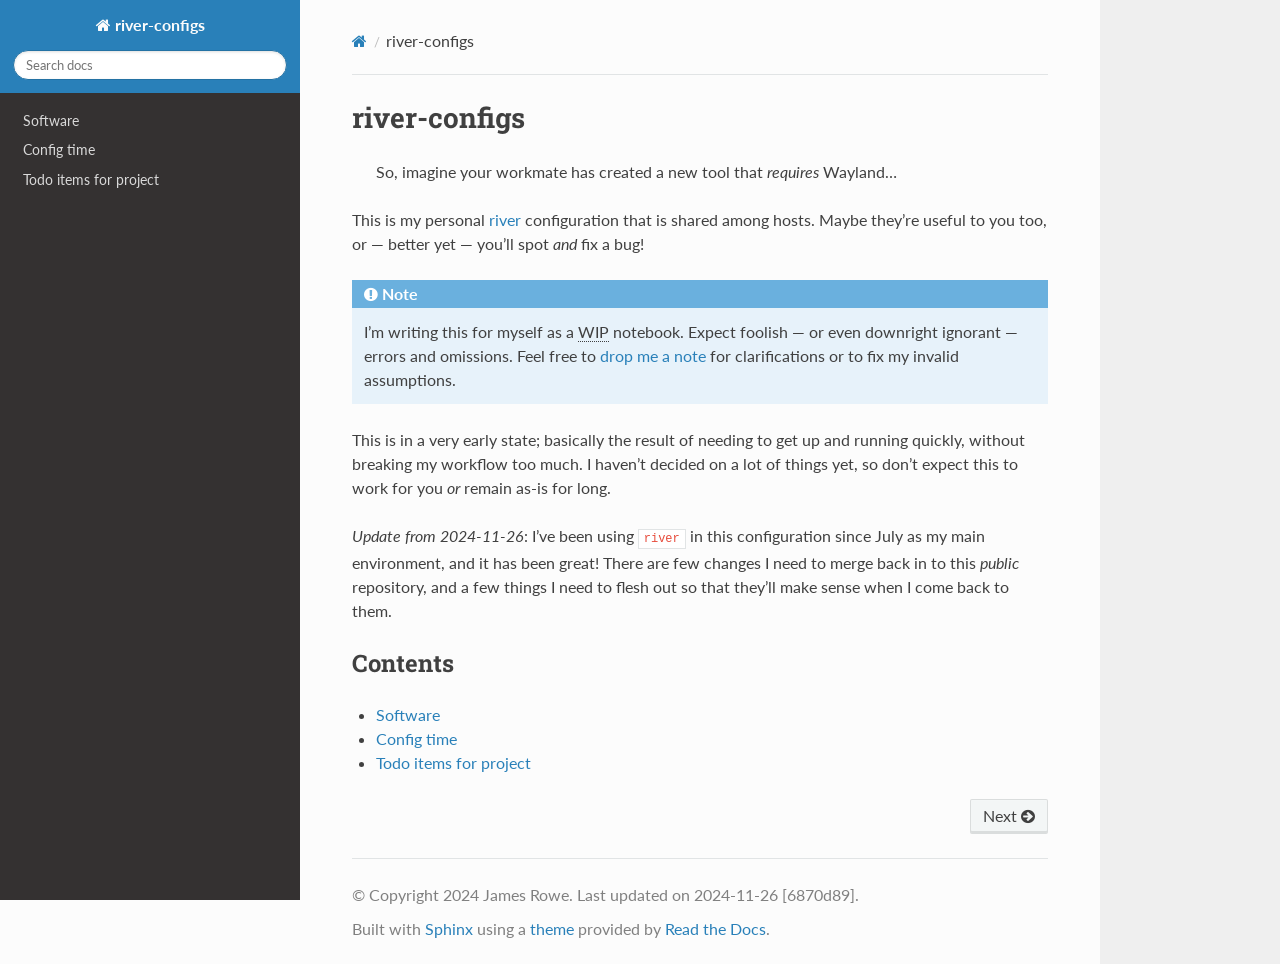
<file: index.html>
<!DOCTYPE html>
<html class="writer-html5" lang="en" data-content_root="./">
<head>
  <meta charset="utf-8" /><meta name="viewport" content="width=device-width, initial-scale=1" />

  <meta name="viewport" content="width=device-width, initial-scale=1.0" />
  <title>river-configs &mdash; river-configs 2024-11-26 [6870d89] documentation</title>
      <link rel="stylesheet" type="text/css" href="_static/pygments.css?v=80d5e7a1" />
      <link rel="stylesheet" type="text/css" href="_static/css/theme.css?v=86f27845" />

  
  
        <script src="_static/documentation_options.js?v=3ae45991"></script>
        <script src="_static/doctools.js?v=888ff710"></script>
        <script src="_static/sphinx_highlight.js?v=dc90522c"></script>
    <script src="_static/js/theme.js"></script>
    <link rel="index" title="Index" href="genindex.html" />
    <link rel="search" title="Search" href="search.html" />
    <link rel="next" title="Software" href="software.html" /> 
</head>

<body class="wy-body-for-nav"> 
  <div class="wy-grid-for-nav">
    <nav data-toggle="wy-nav-shift" class="wy-nav-side">
      <div class="wy-side-scroll">
        <div class="wy-side-nav-search" >

          
          
          <a href="#" class="icon icon-home">
            river-configs
          </a>
<div role="search">
  <form id="rtd-search-form" class="wy-form" action="search.html" method="get">
    <input type="text" name="q" placeholder="Search docs" aria-label="Search docs" />
    <input type="hidden" name="check_keywords" value="yes" />
    <input type="hidden" name="area" value="default" />
  </form>
</div>
        </div><div class="wy-menu wy-menu-vertical" data-spy="affix" role="navigation" aria-label="Navigation menu">
              <ul>
<li class="toctree-l1"><a class="reference internal" href="software.html">Software</a></li>
<li class="toctree-l1"><a class="reference internal" href="init.html">Config time</a></li>
<li class="toctree-l1"><a class="reference internal" href="todo.html">Todo items for project</a></li>
</ul>

        </div>
      </div>
    </nav>

    <section data-toggle="wy-nav-shift" class="wy-nav-content-wrap"><nav class="wy-nav-top" aria-label="Mobile navigation menu" >
          <i data-toggle="wy-nav-top" class="fa fa-bars"></i>
          <a href="#">river-configs</a>
      </nav>

      <div class="wy-nav-content">
        <div class="rst-content">
          <div role="navigation" aria-label="Page navigation">
  <ul class="wy-breadcrumbs">
      <li><a href="#" class="icon icon-home" aria-label="Home"></a></li>
      <li class="breadcrumb-item active">river-configs</li>
      <li class="wy-breadcrumbs-aside">
      </li>
  </ul>
  <hr/>
</div>
          <div role="main" class="document" itemscope="itemscope" itemtype="http://schema.org/Article">
           <div itemprop="articleBody">
             
  <section id="river-configs">
<h1>river-configs<a class="headerlink" href="#river-configs" title="Link to this heading">¶</a></h1>
<blockquote class="epigraph">
<div><p>So, imagine your workmate has created a new tool that <em>requires</em> Wayland…</p>
</div></blockquote>
<p>This is my personal <a class="reference external" href="https://codeberg.org/river/river">river</a> configuration that is shared among hosts.  Maybe
they’re useful to you too, or — better yet — you’ll spot <em>and</em> fix a bug!</p>
<div class="admonition note">
<p class="admonition-title">Note</p>
<p>I’m writing this for myself as a <abbr title="Work In Progress">WIP</abbr> notebook.  Expect foolish — or even
downright ignorant — errors and omissions.  Feel free to <a class="reference external" href="mailto:jnrowe&#37;&#52;&#48;gmail&#46;com">drop me a note</a>
for clarifications or to fix my invalid assumptions.</p>
</div>
<p>This is in a very early state; basically the result of needing to get up and
running quickly, without breaking my workflow too much.  I haven’t decided on a
lot of things yet, so don’t expect this to work for you <em>or</em> remain as-is for
long.</p>
<p><em>Update from 2024-11-26</em>: I’ve been using <code class="docutils literal notranslate"><span class="pre">river</span></code> in this configuration since
July as my main environment, and it has been great!  There are few changes I
need to merge back in to this <em>public</em> repository, and a few things I need to
flesh out so that they’ll make sense when I come back to them.</p>
<section id="contents">
<h2>Contents<a class="headerlink" href="#contents" title="Link to this heading">¶</a></h2>
<div class="toctree-wrapper compound">
<ul>
<li class="toctree-l1"><a class="reference internal" href="software.html">Software</a></li>
<li class="toctree-l1"><a class="reference internal" href="init.html">Config time</a></li>
<li class="toctree-l1"><a class="reference internal" href="todo.html">Todo items for project</a></li>
</ul>
</div>
</section>
</section>


           </div>
          </div>
          <footer><div class="rst-footer-buttons" role="navigation" aria-label="Footer">
        <a href="software.html" class="btn btn-neutral float-right" title="Software" accesskey="n" rel="next">Next <span class="fa fa-arrow-circle-right" aria-hidden="true"></span></a>
    </div>

  <hr/>

  <div role="contentinfo">
    <p>&#169; Copyright 2024  James Rowe.
      <span class="lastupdated">Last updated on 2024-11-26 [6870d89].
      </span></p>
  </div>

  Built with <a href="https://www.sphinx-doc.org/">Sphinx</a> using a
    <a href="https://github.com/readthedocs/sphinx_rtd_theme">theme</a>
    provided by <a href="https://readthedocs.org">Read the Docs</a>.
   

</footer>
        </div>
      </div>
    </section>
  </div>
  <script>
      jQuery(function () {
          SphinxRtdTheme.Navigation.enable(true);
      });
  </script> 

</body>
</html>
</file>
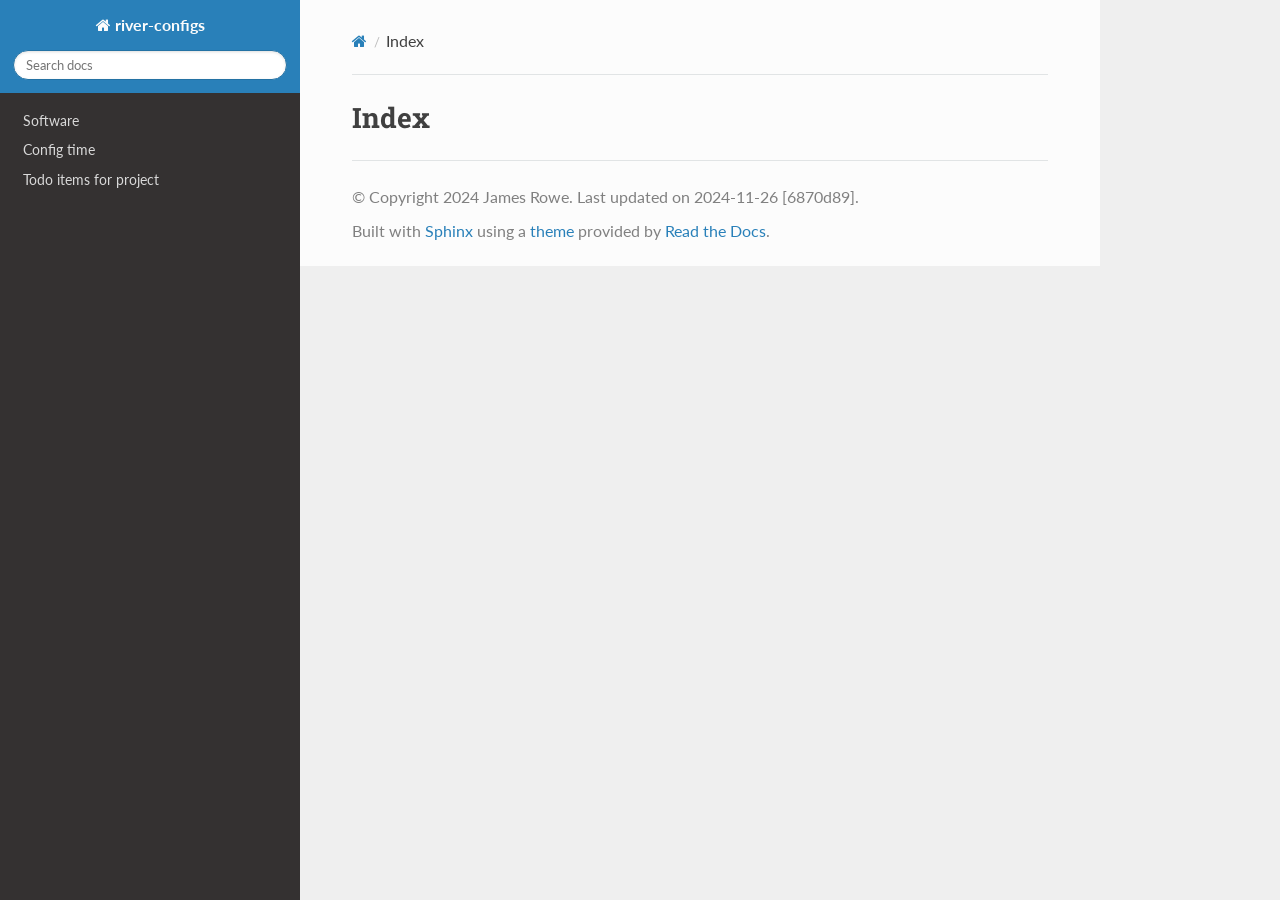
<file: genindex.html>
<!DOCTYPE html>
<html class="writer-html5" lang="en" data-content_root="./">
<head>
  <meta charset="utf-8" />
  <meta name="viewport" content="width=device-width, initial-scale=1.0" />
  <title>Index &mdash; river-configs 2024-11-26 [6870d89] documentation</title>
      <link rel="stylesheet" type="text/css" href="_static/pygments.css?v=80d5e7a1" />
      <link rel="stylesheet" type="text/css" href="_static/css/theme.css?v=86f27845" />

  
  
        <script src="_static/documentation_options.js?v=3ae45991"></script>
        <script src="_static/doctools.js?v=888ff710"></script>
        <script src="_static/sphinx_highlight.js?v=dc90522c"></script>
    <script src="_static/js/theme.js"></script>
    <link rel="index" title="Index" href="#" />
    <link rel="search" title="Search" href="search.html" /> 
</head>

<body class="wy-body-for-nav"> 
  <div class="wy-grid-for-nav">
    <nav data-toggle="wy-nav-shift" class="wy-nav-side">
      <div class="wy-side-scroll">
        <div class="wy-side-nav-search" >

          
          
          <a href="index.html" class="icon icon-home">
            river-configs
          </a>
<div role="search">
  <form id="rtd-search-form" class="wy-form" action="search.html" method="get">
    <input type="text" name="q" placeholder="Search docs" aria-label="Search docs" />
    <input type="hidden" name="check_keywords" value="yes" />
    <input type="hidden" name="area" value="default" />
  </form>
</div>
        </div><div class="wy-menu wy-menu-vertical" data-spy="affix" role="navigation" aria-label="Navigation menu">
              <ul>
<li class="toctree-l1"><a class="reference internal" href="software.html">Software</a></li>
<li class="toctree-l1"><a class="reference internal" href="init.html">Config time</a></li>
<li class="toctree-l1"><a class="reference internal" href="todo.html">Todo items for project</a></li>
</ul>

        </div>
      </div>
    </nav>

    <section data-toggle="wy-nav-shift" class="wy-nav-content-wrap"><nav class="wy-nav-top" aria-label="Mobile navigation menu" >
          <i data-toggle="wy-nav-top" class="fa fa-bars"></i>
          <a href="index.html">river-configs</a>
      </nav>

      <div class="wy-nav-content">
        <div class="rst-content">
          <div role="navigation" aria-label="Page navigation">
  <ul class="wy-breadcrumbs">
      <li><a href="index.html" class="icon icon-home" aria-label="Home"></a></li>
      <li class="breadcrumb-item active">Index</li>
      <li class="wy-breadcrumbs-aside">
      </li>
  </ul>
  <hr/>
</div>
          <div role="main" class="document" itemscope="itemscope" itemtype="http://schema.org/Article">
           <div itemprop="articleBody">
             

<h1 id="index">Index</h1>

<div class="genindex-jumpbox">
 
</div>


           </div>
          </div>
          <footer>

  <hr/>

  <div role="contentinfo">
    <p>&#169; Copyright 2024  James Rowe.
      <span class="lastupdated">Last updated on 2024-11-26 [6870d89].
      </span></p>
  </div>

  Built with <a href="https://www.sphinx-doc.org/">Sphinx</a> using a
    <a href="https://github.com/readthedocs/sphinx_rtd_theme">theme</a>
    provided by <a href="https://readthedocs.org">Read the Docs</a>.
   

</footer>
        </div>
      </div>
    </section>
  </div>
  <script>
      jQuery(function () {
          SphinxRtdTheme.Navigation.enable(true);
      });
  </script> 

</body>
</html>
</file>
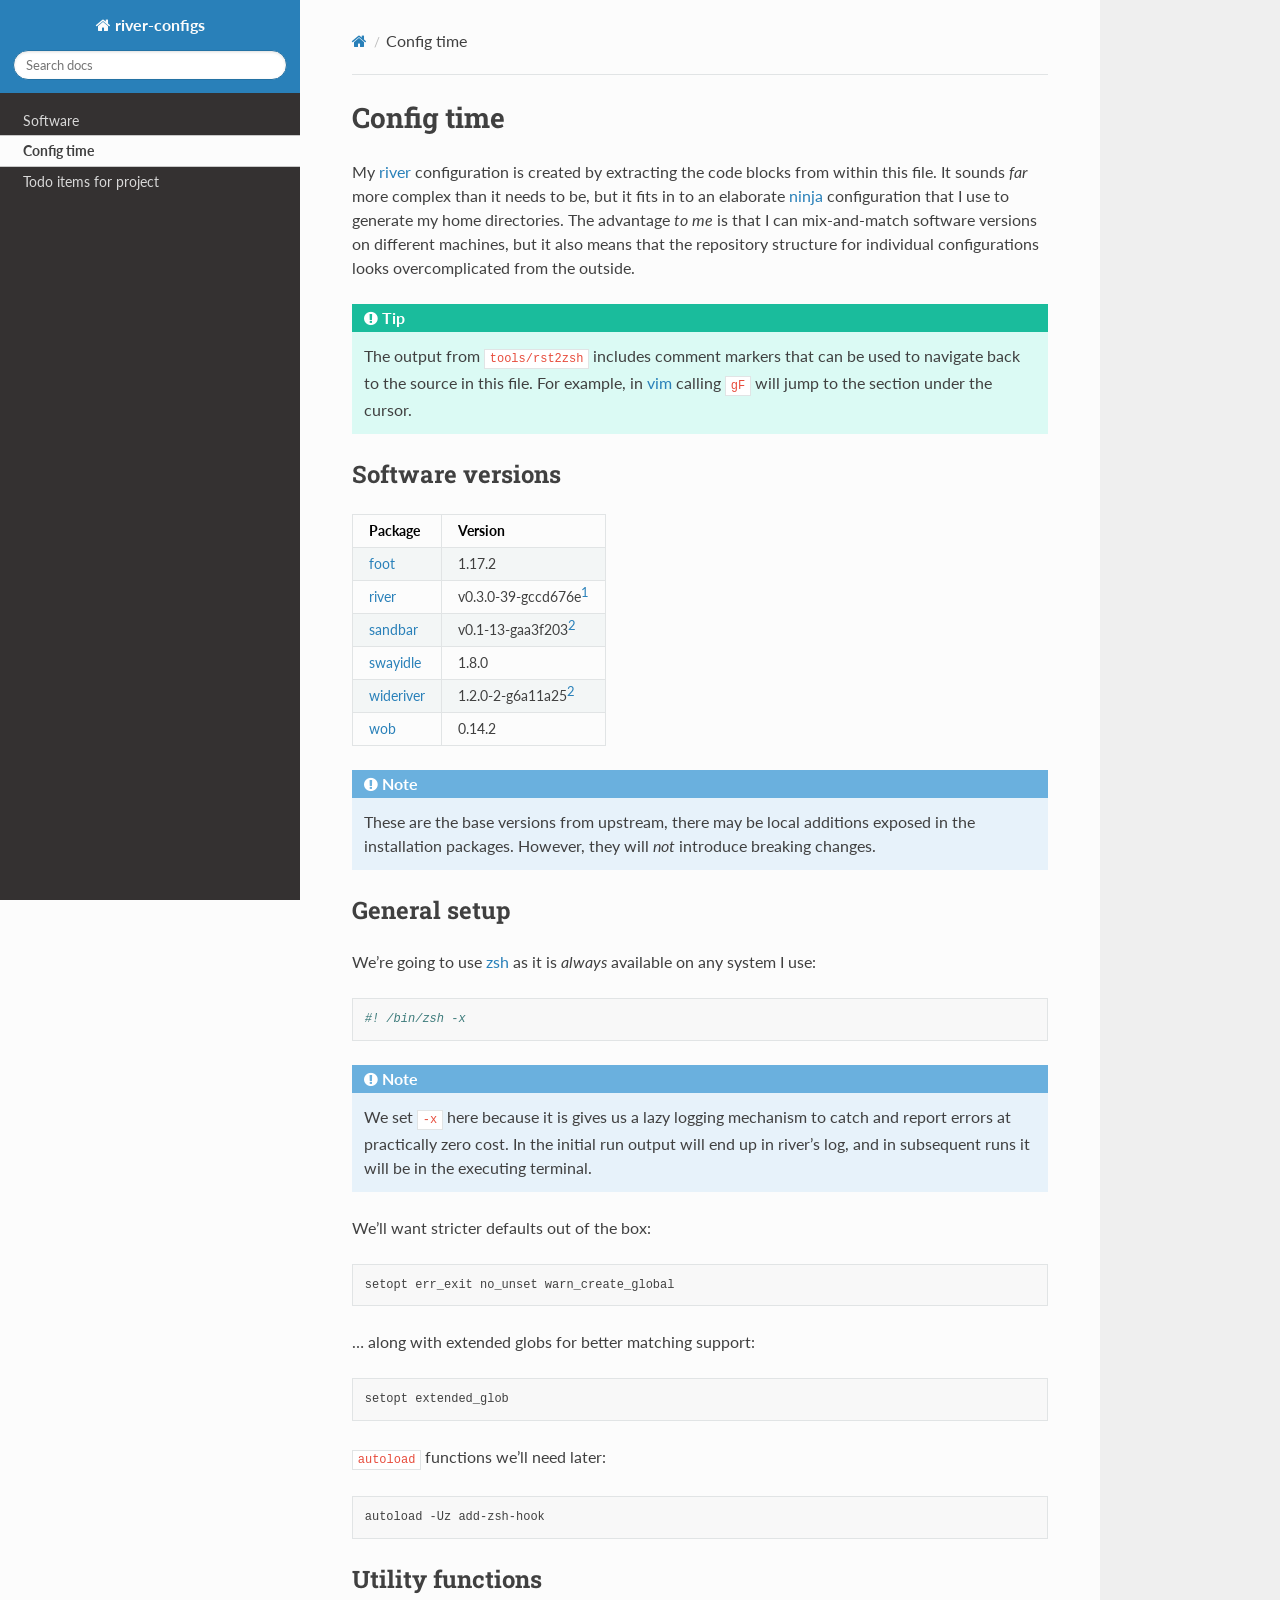
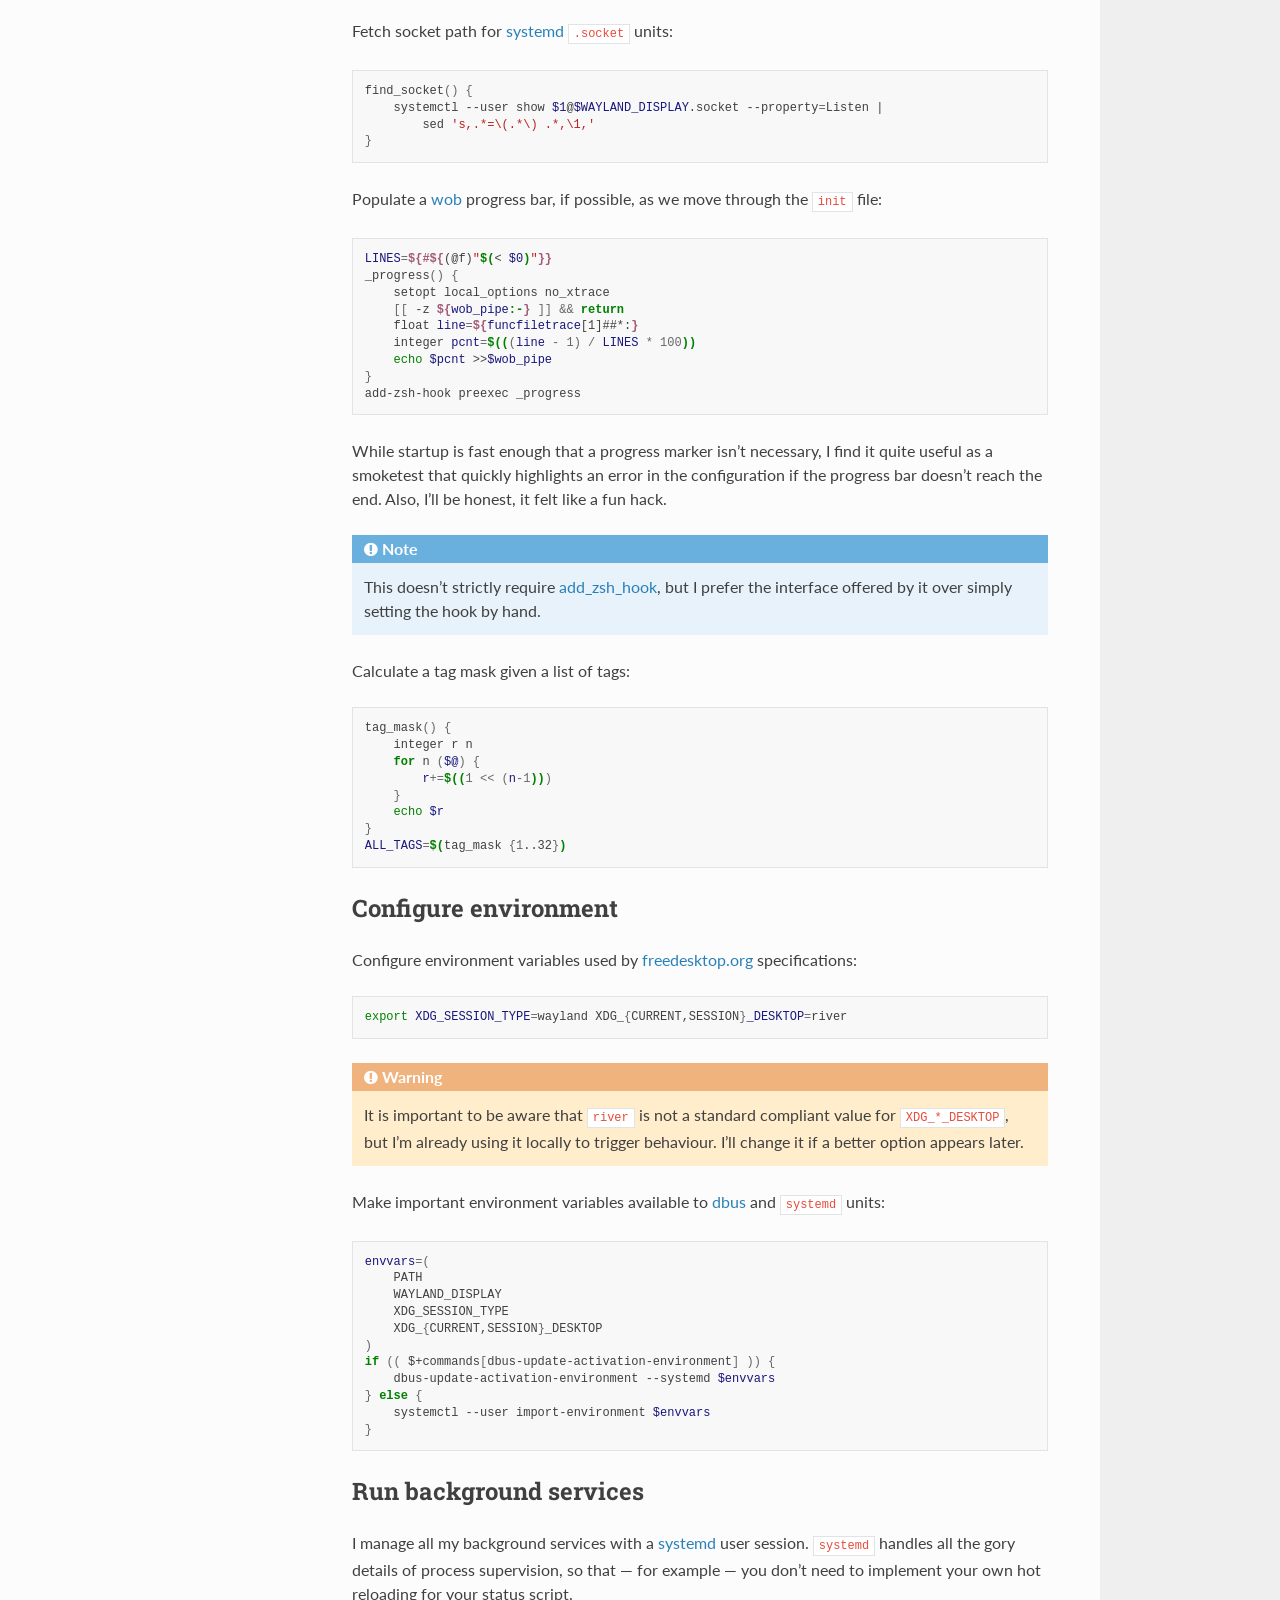
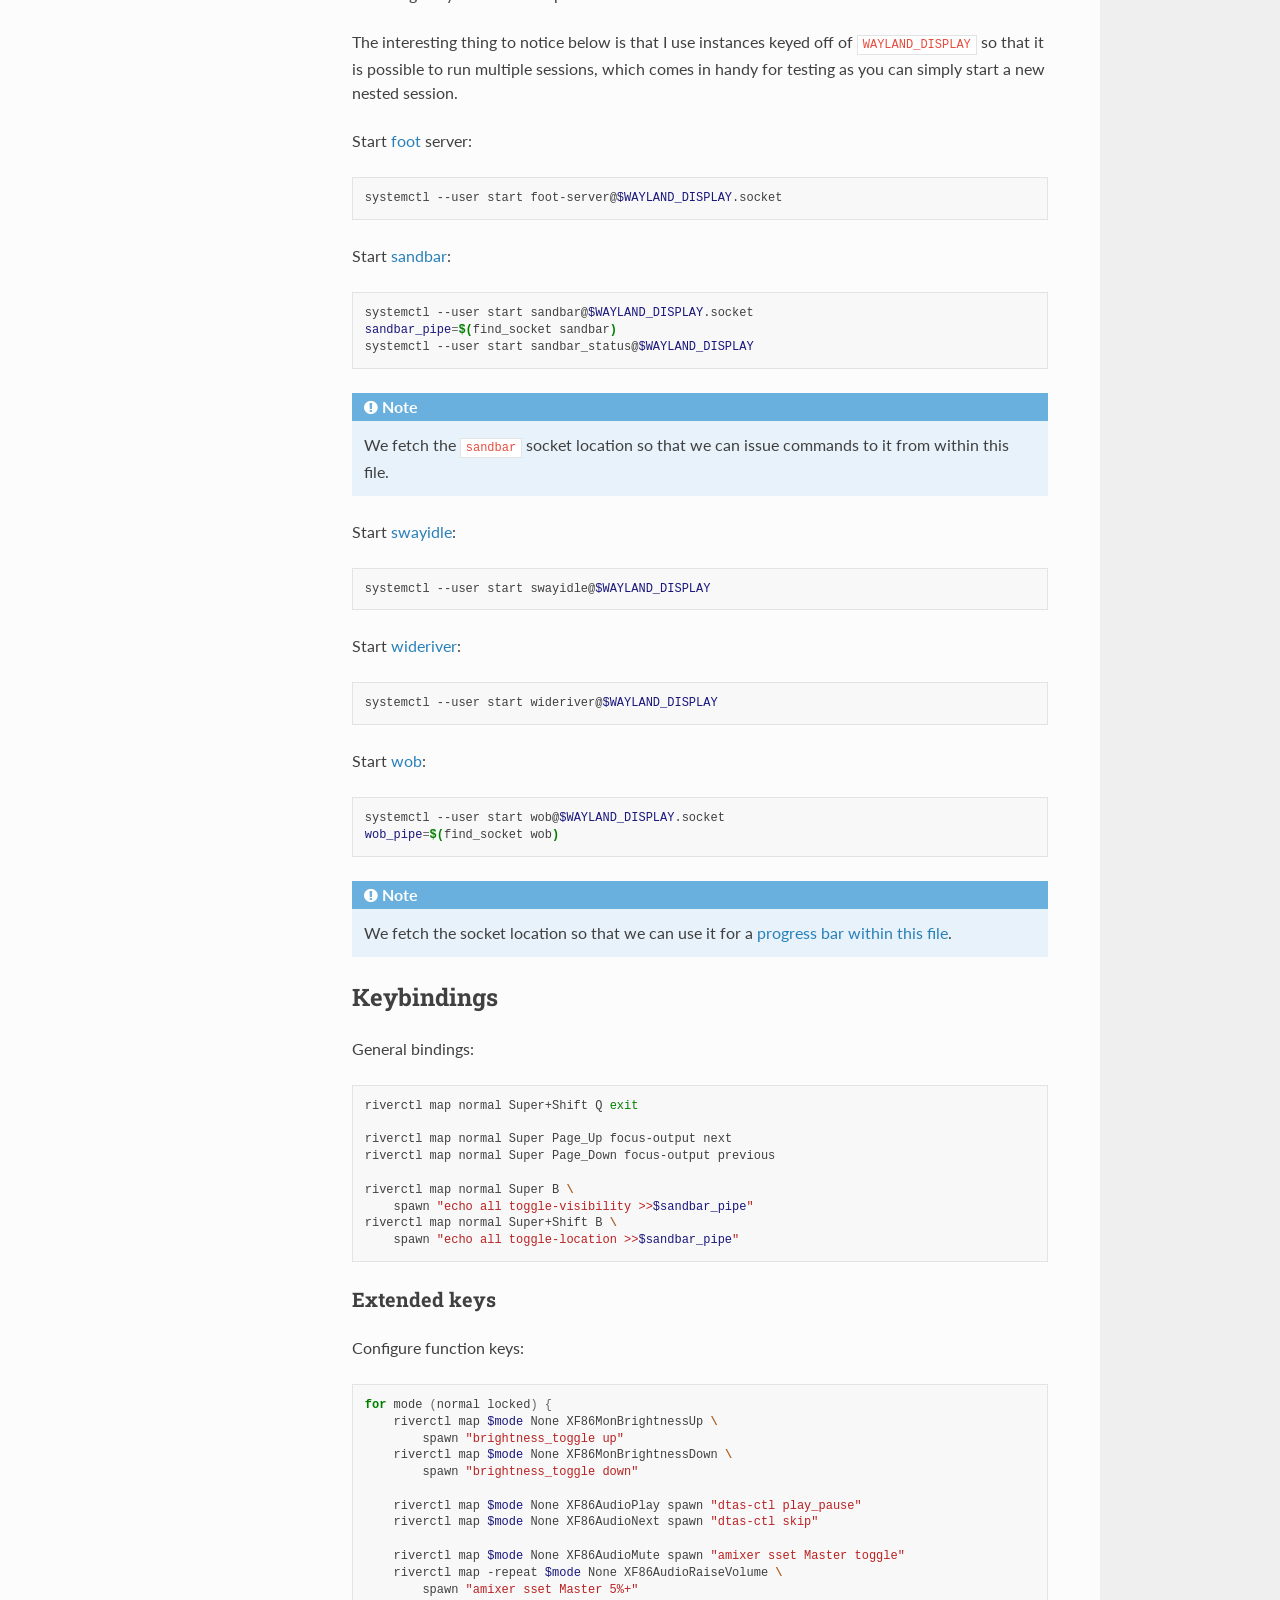
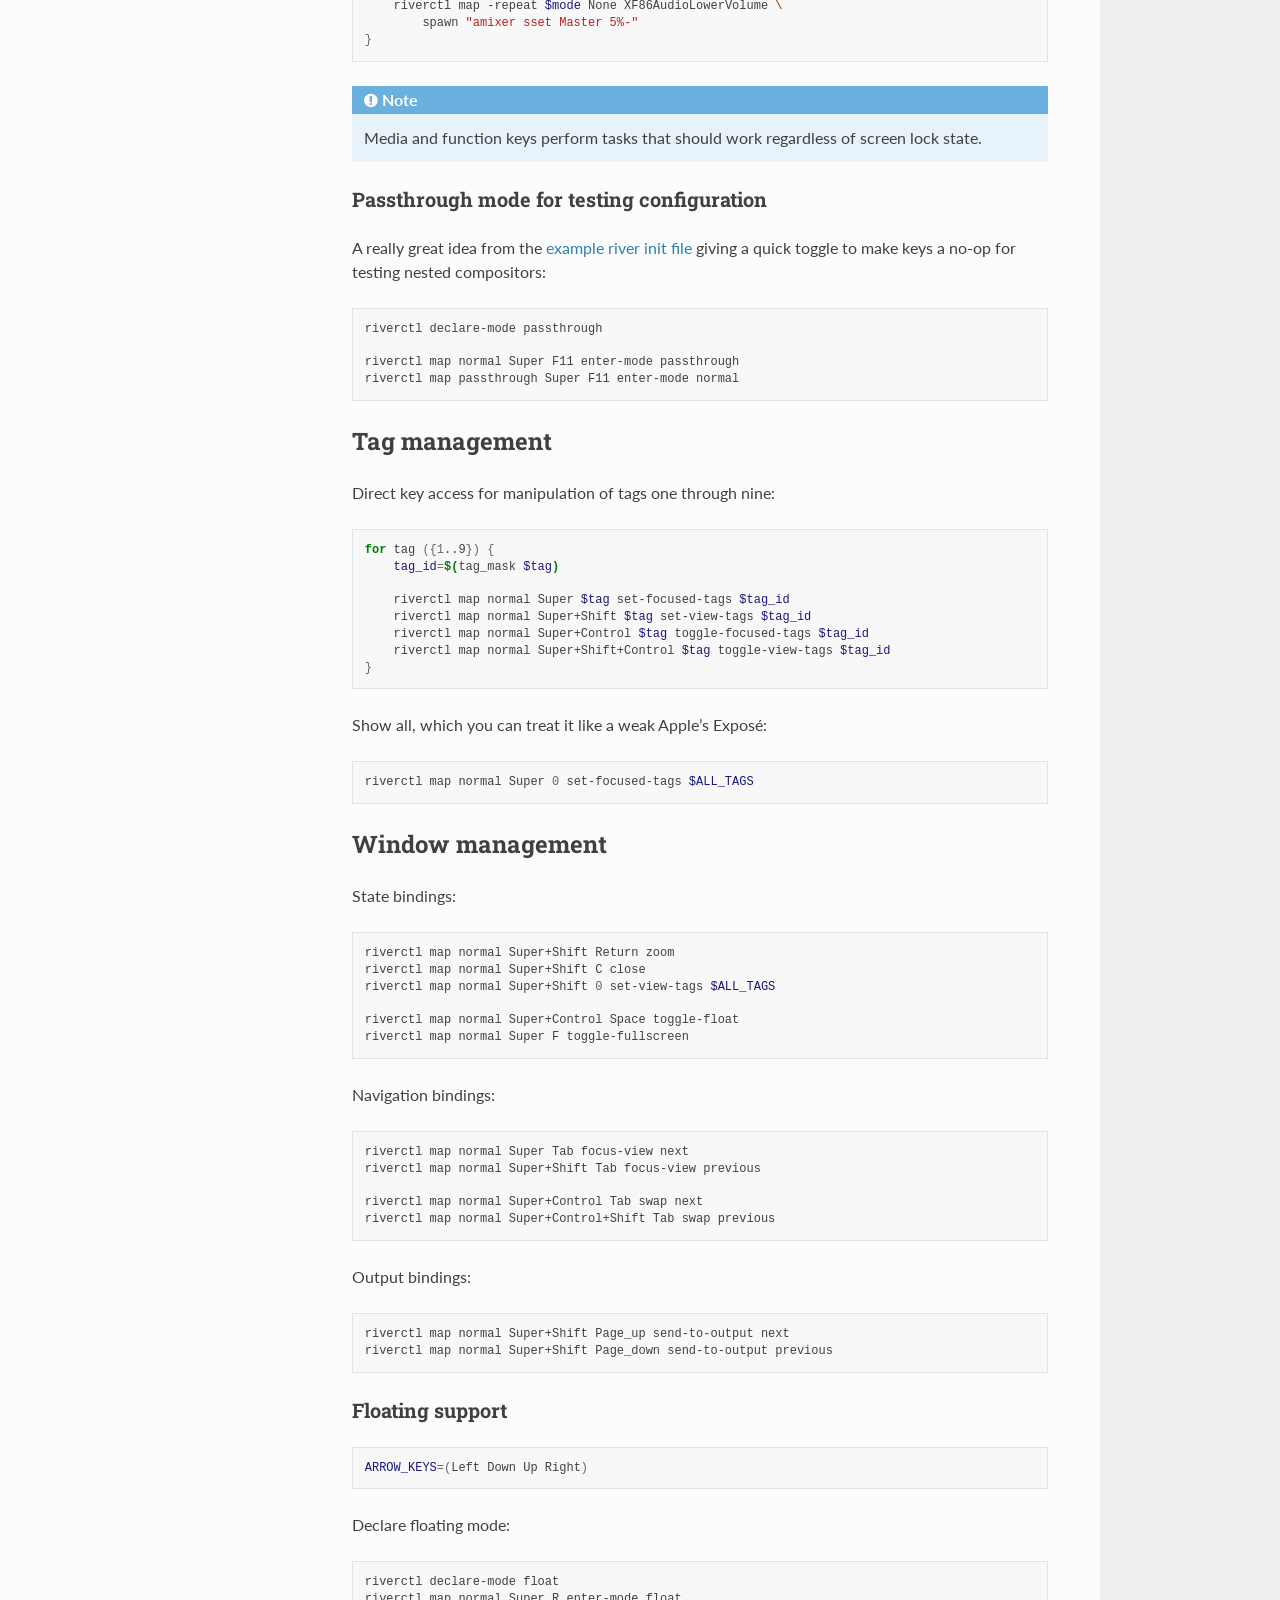
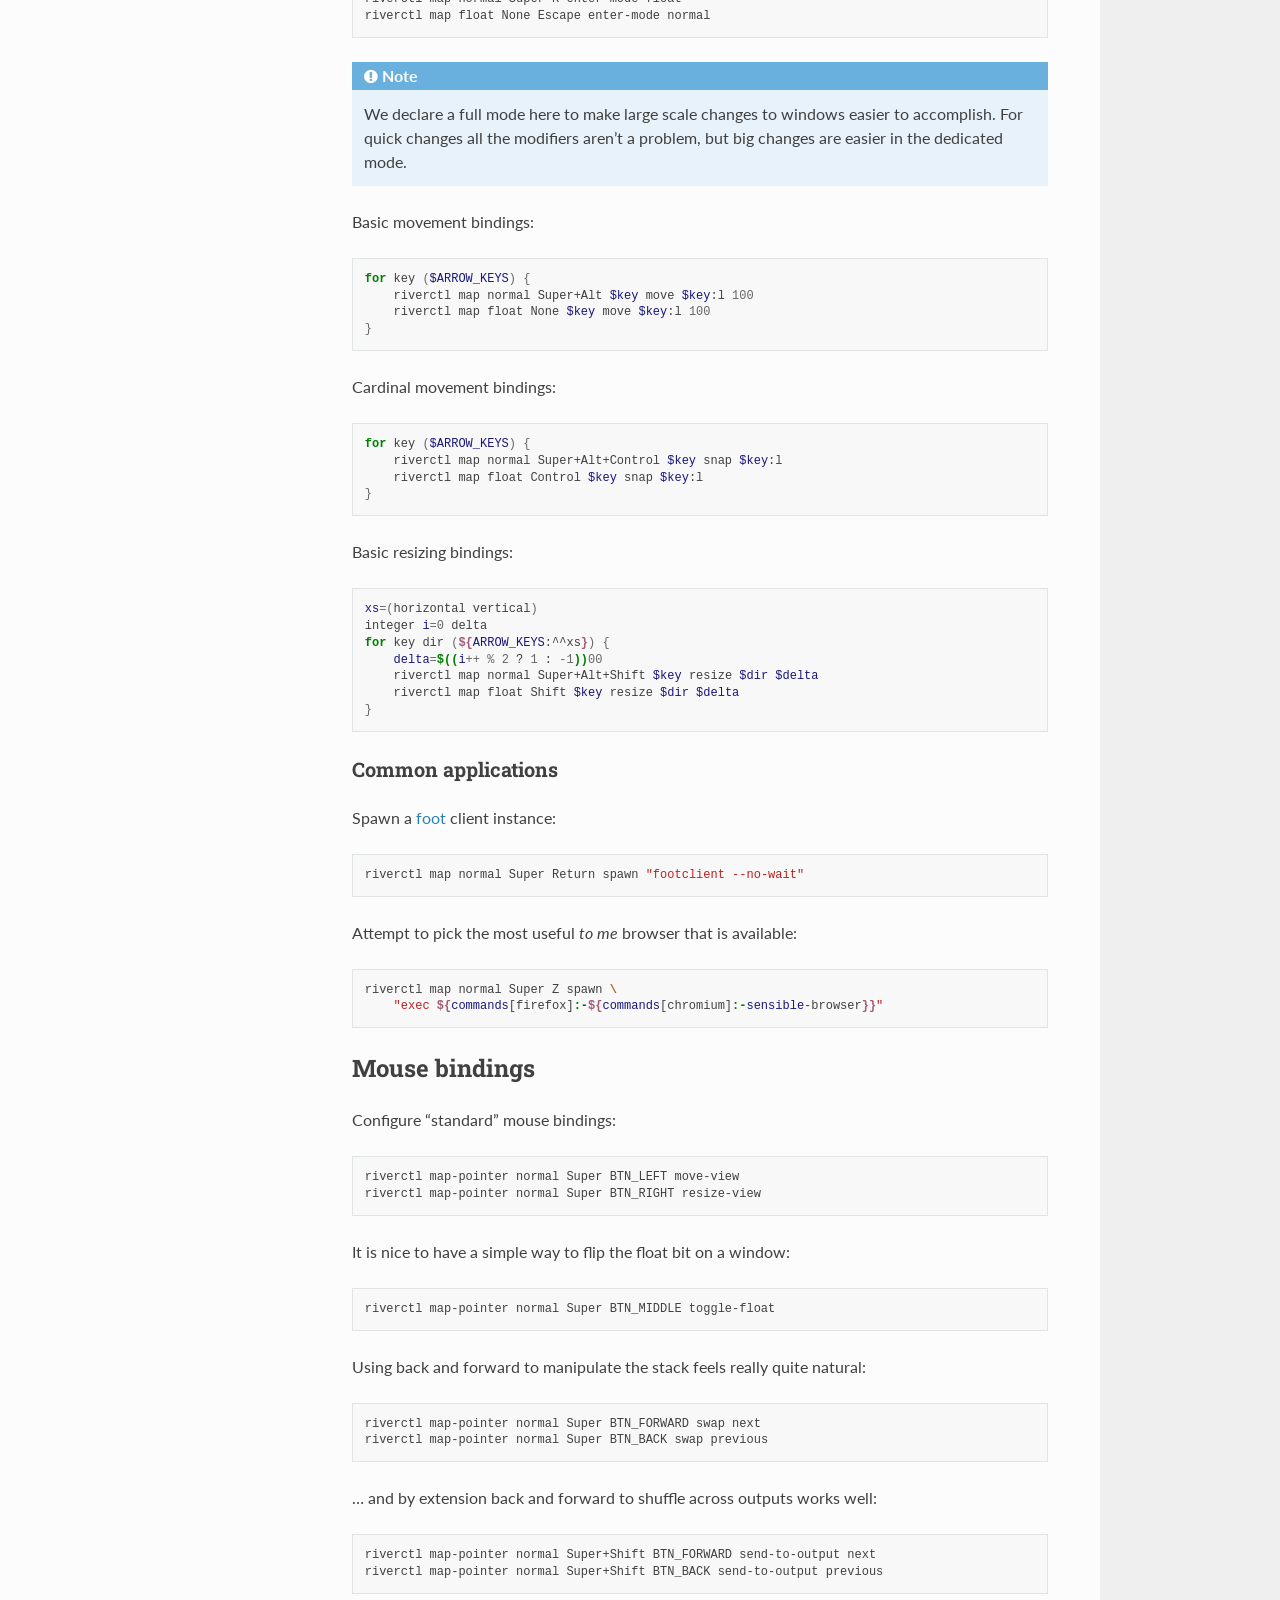
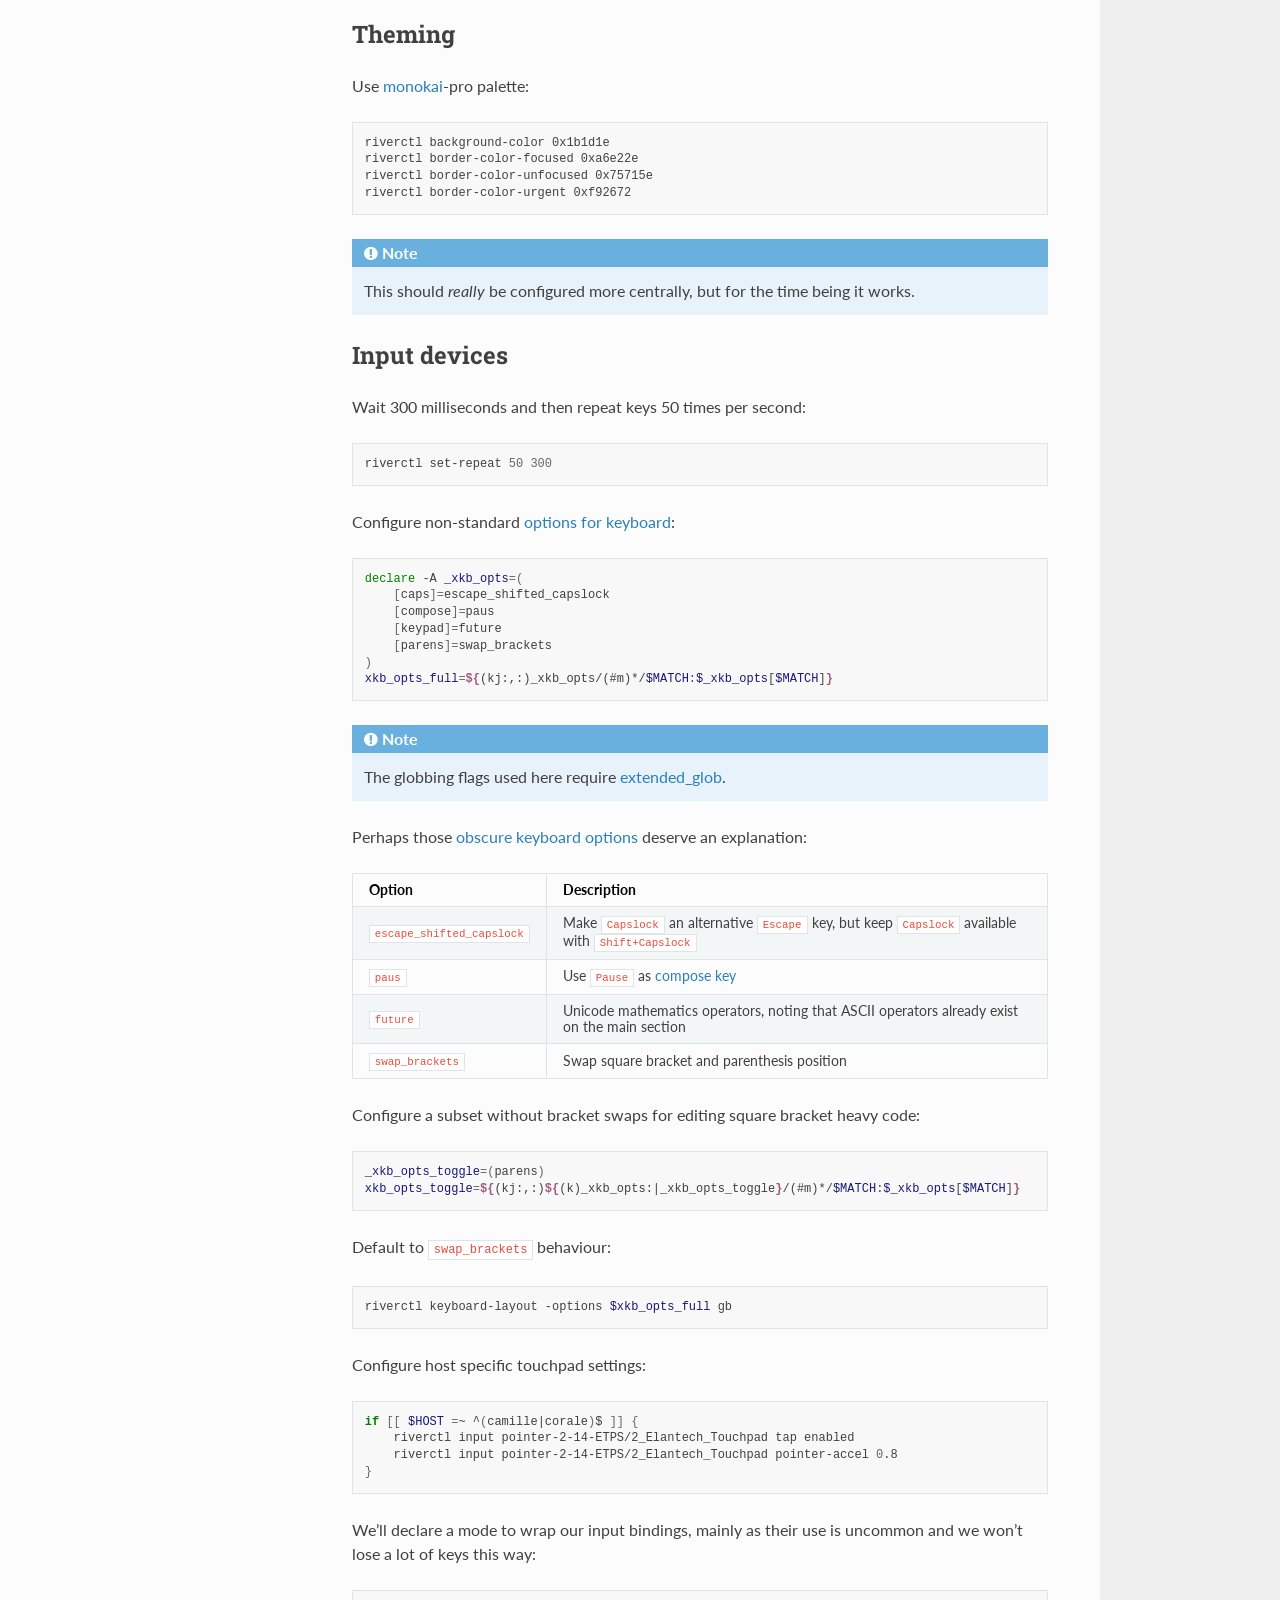
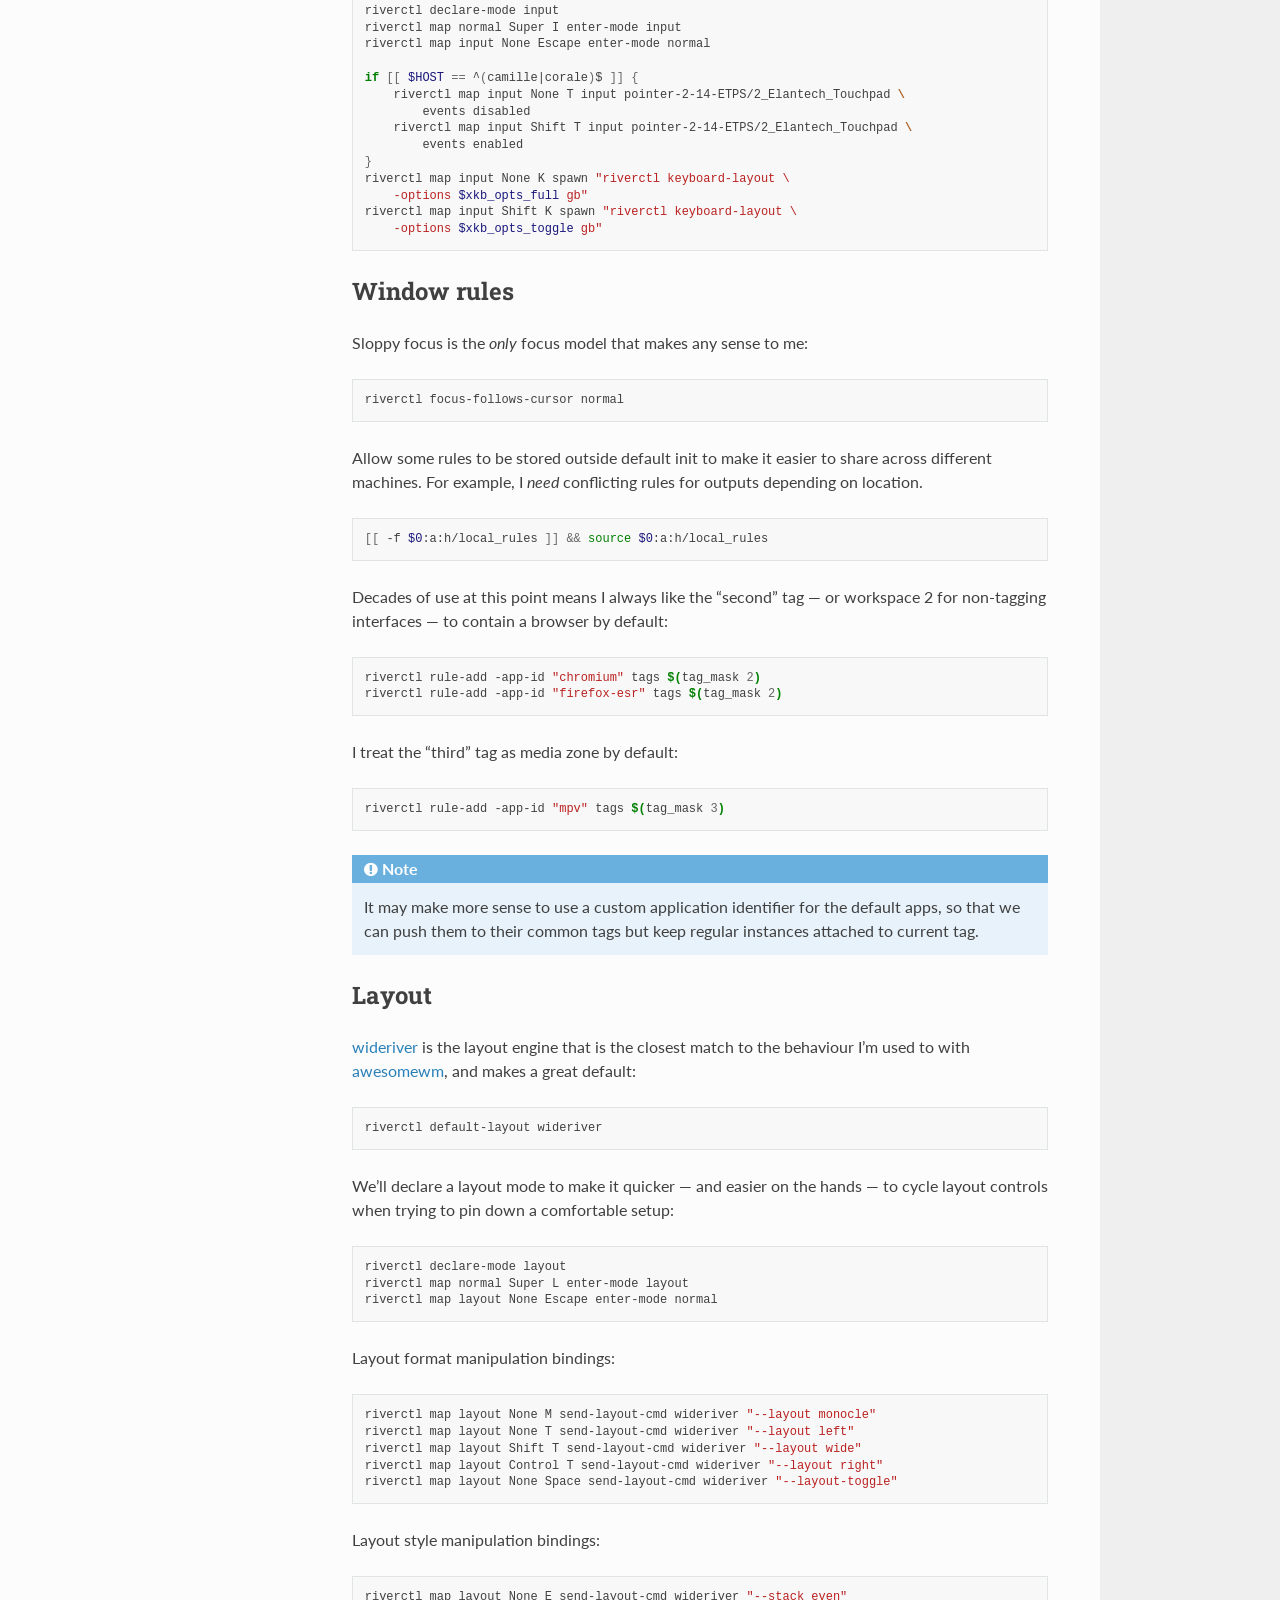
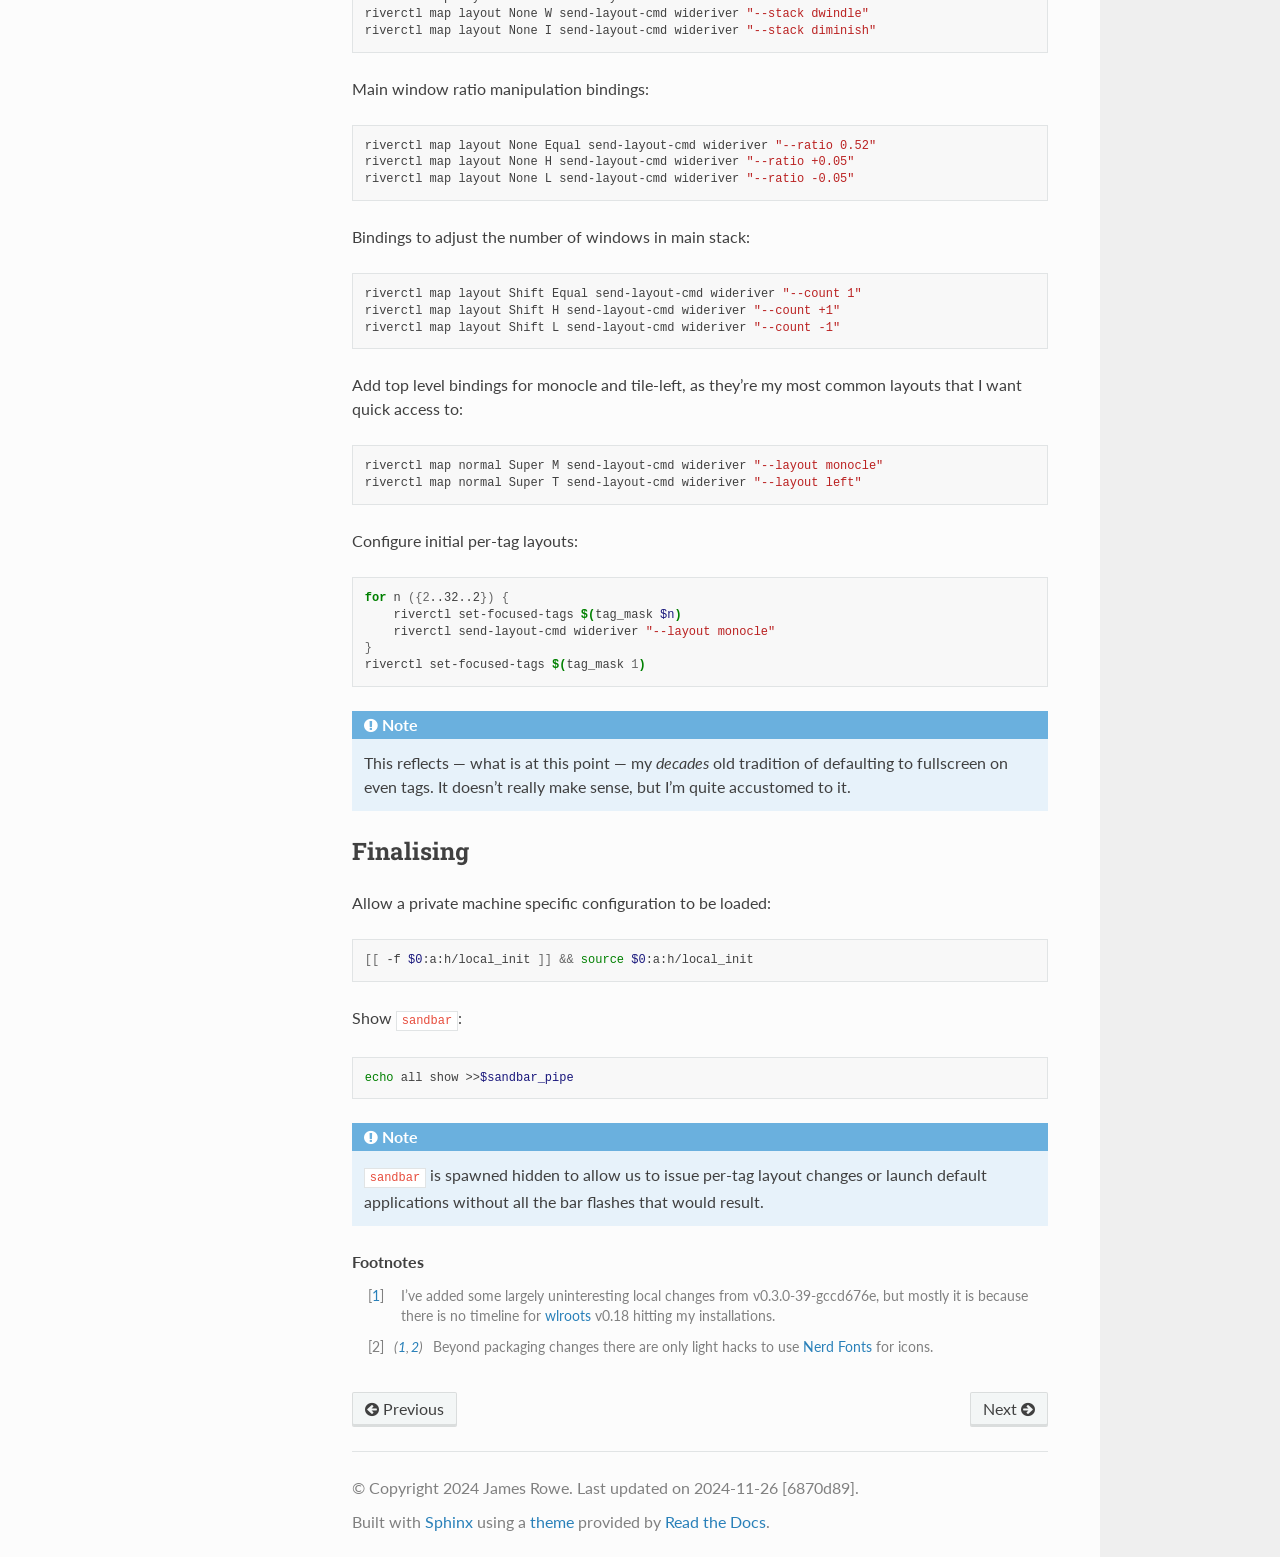
<file: init.html>
<!DOCTYPE html>
<html class="writer-html5" lang="en" data-content_root="./">
<head>
  <meta charset="utf-8" /><meta name="viewport" content="width=device-width, initial-scale=1" />

  <meta name="viewport" content="width=device-width, initial-scale=1.0" />
  <title>Config time &mdash; river-configs 2024-11-26 [6870d89] documentation</title>
      <link rel="stylesheet" type="text/css" href="_static/pygments.css?v=80d5e7a1" />
      <link rel="stylesheet" type="text/css" href="_static/css/theme.css?v=86f27845" />

  
  
        <script src="_static/documentation_options.js?v=3ae45991"></script>
        <script src="_static/doctools.js?v=888ff710"></script>
        <script src="_static/sphinx_highlight.js?v=dc90522c"></script>
    <script src="_static/js/theme.js"></script>
    <link rel="index" title="Index" href="genindex.html" />
    <link rel="search" title="Search" href="search.html" />
    <link rel="next" title="Todo items for project" href="todo.html" />
    <link rel="prev" title="Software" href="software.html" /> 
</head>

<body class="wy-body-for-nav"> 
  <div class="wy-grid-for-nav">
    <nav data-toggle="wy-nav-shift" class="wy-nav-side">
      <div class="wy-side-scroll">
        <div class="wy-side-nav-search" >

          
          
          <a href="index.html" class="icon icon-home">
            river-configs
          </a>
<div role="search">
  <form id="rtd-search-form" class="wy-form" action="search.html" method="get">
    <input type="text" name="q" placeholder="Search docs" aria-label="Search docs" />
    <input type="hidden" name="check_keywords" value="yes" />
    <input type="hidden" name="area" value="default" />
  </form>
</div>
        </div><div class="wy-menu wy-menu-vertical" data-spy="affix" role="navigation" aria-label="Navigation menu">
              <ul class="current">
<li class="toctree-l1"><a class="reference internal" href="software.html">Software</a></li>
<li class="toctree-l1 current"><a class="current reference internal" href="#">Config time</a></li>
<li class="toctree-l1"><a class="reference internal" href="todo.html">Todo items for project</a></li>
</ul>

        </div>
      </div>
    </nav>

    <section data-toggle="wy-nav-shift" class="wy-nav-content-wrap"><nav class="wy-nav-top" aria-label="Mobile navigation menu" >
          <i data-toggle="wy-nav-top" class="fa fa-bars"></i>
          <a href="index.html">river-configs</a>
      </nav>

      <div class="wy-nav-content">
        <div class="rst-content">
          <div role="navigation" aria-label="Page navigation">
  <ul class="wy-breadcrumbs">
      <li><a href="index.html" class="icon icon-home" aria-label="Home"></a></li>
      <li class="breadcrumb-item active">Config time</li>
      <li class="wy-breadcrumbs-aside">
      </li>
  </ul>
  <hr/>
</div>
          <div role="main" class="document" itemscope="itemscope" itemtype="http://schema.org/Article">
           <div itemprop="articleBody">
             
  <section id="config-time">
<h1>Config time<a class="headerlink" href="#config-time" title="Link to this heading">¶</a></h1>
<p>My <a class="reference external" href="https://codeberg.org/river/river">river</a> configuration is created by extracting the code blocks from within
this file. It sounds <em>far</em> more complex than it needs to be, but it fits in to
an elaborate <a class="reference external" href="https://ninja-build.org/">ninja</a> configuration that I use to generate my home directories.
The advantage <em>to me</em> is that I can mix-and-match software versions on different
machines, but it also means that the repository structure for individual
configurations looks overcomplicated from the outside.</p>
<div class="admonition tip">
<p class="admonition-title">Tip</p>
<p>The output from <code class="docutils literal notranslate"><span class="pre">tools/rst2zsh</span></code> includes comment markers that can be used
to navigate back to the source in this file.  For example, in <a class="reference external" href="https://www.vim.org/">vim</a> calling
<code class="docutils literal notranslate"><span class="pre">gF</span></code> will jump to the section under the cursor.</p>
</div>
<section id="software-versions">
<h2>Software versions<a class="headerlink" href="#software-versions" title="Link to this heading">¶</a></h2>
<table class="docutils align-default">
<thead>
<tr class="row-odd"><th class="head"><p>Package</p></th>
<th class="head"><p>Version</p></th>
</tr>
</thead>
<tbody>
<tr class="row-even"><td><p><a class="reference external" href="https://codeberg.org/dnkl/foot">foot</a></p></td>
<td><p>1.17.2</p></td>
</tr>
<tr class="row-odd"><td><p><a class="reference external" href="https://codeberg.org/river/river">river</a></p></td>
<td><p>v0.3.0-39-gccd676e<a class="footnote-reference brackets" href="#s1" id="id1" role="doc-noteref"><span class="fn-bracket">[</span>1<span class="fn-bracket">]</span></a></p></td>
</tr>
<tr class="row-even"><td><p><a class="reference external" href="https://github.com/kolunmi/sandbar">sandbar</a></p></td>
<td><p>v0.1-13-gaa3f203<a class="footnote-reference brackets" href="#s2" id="id2" role="doc-noteref"><span class="fn-bracket">[</span>2<span class="fn-bracket">]</span></a></p></td>
</tr>
<tr class="row-odd"><td><p><a class="reference external" href="https://github.com/swaywm/swayidle">swayidle</a></p></td>
<td><p>1.8.0</p></td>
</tr>
<tr class="row-even"><td><p><a class="reference external" href="https://github.com/alex-courtis/wideriver">wideriver</a></p></td>
<td><p>1.2.0-2-g6a11a25<a class="footnote-reference brackets" href="#s2" id="id3" role="doc-noteref"><span class="fn-bracket">[</span>2<span class="fn-bracket">]</span></a></p></td>
</tr>
<tr class="row-odd"><td><p><a class="reference external" href="https://github.com/francma/wob">wob</a></p></td>
<td><p>0.14.2</p></td>
</tr>
</tbody>
</table>
<div class="admonition note">
<p class="admonition-title">Note</p>
<p>These are the base versions from upstream, there may be local additions
exposed in the installation packages.  However, they will <em>not</em> introduce
breaking changes.</p>
</div>
</section>
<section id="general-setup">
<h2>General setup<a class="headerlink" href="#general-setup" title="Link to this heading">¶</a></h2>
<p>We’re going to use <a class="reference external" href="https://www.zsh.org/">zsh</a> as it is <em>always</em> available on any system I use:</p>
<div class="highlight-zsh notranslate"><div class="highlight"><pre><span></span><span class="ch">#! /bin/zsh -x</span>
</pre></div>
</div>
<div class="admonition note">
<p class="admonition-title">Note</p>
<p>We set <code class="docutils literal notranslate"><span class="pre">-x</span></code> here because it is gives us a lazy logging mechanism to catch
and report errors at practically zero cost.  In the initial run output will
end up in river’s log, and in subsequent runs it will be in the executing
terminal.</p>
</div>
<p>We’ll want stricter defaults out of the box:</p>
<div class="highlight-zsh notranslate"><div class="highlight"><pre><span></span>setopt<span class="w"> </span>err_exit<span class="w"> </span>no_unset<span class="w"> </span>warn_create_global
</pre></div>
</div>
<p id="extended-glob">… along with extended globs for better matching support:</p>
<div class="highlight-zsh notranslate"><div class="highlight"><pre><span></span>setopt<span class="w"> </span>extended_glob
</pre></div>
</div>
<p id="add-zsh-hook"><code class="docutils literal notranslate"><span class="pre">autoload</span></code> functions we’ll need later:</p>
<div class="highlight-zsh notranslate"><div class="highlight"><pre><span></span>autoload<span class="w"> </span>-Uz<span class="w"> </span>add-zsh-hook
</pre></div>
</div>
</section>
<section id="utility-functions">
<h2>Utility functions<a class="headerlink" href="#utility-functions" title="Link to this heading">¶</a></h2>
<p>Fetch socket path for <a class="reference external" href="https://systemd.io">systemd</a> <code class="docutils literal notranslate"><span class="pre">.socket</span></code> units:</p>
<div class="highlight-zsh notranslate"><div class="highlight"><pre><span></span>find_socket<span class="o">()</span><span class="w"> </span><span class="o">{</span>
<span class="w">    </span>systemctl<span class="w"> </span>--user<span class="w"> </span>show<span class="w"> </span><span class="nv">$1</span>@<span class="nv">$WAYLAND_DISPLAY</span>.socket<span class="w"> </span>--property<span class="o">=</span>Listen<span class="w"> </span><span class="p">|</span>
<span class="w">        </span>sed<span class="w"> </span><span class="s1">&#39;s,.*=\(.*\) .*,\1,&#39;</span>
<span class="o">}</span>
</pre></div>
</div>
<p id="progress-bar-within-this-file">Populate a <a class="reference external" href="https://github.com/francma/wob">wob</a> progress bar, if possible, as we move through the <code class="docutils literal notranslate"><span class="pre">init</span></code>
file:</p>
<div class="highlight-zsh notranslate"><div class="highlight"><pre><span></span><span class="nv">LINES</span><span class="o">=</span><span class="si">${#${</span><span class="p">(@f)</span><span class="s2">&quot;</span><span class="k">$(</span>&lt;<span class="w"> </span><span class="nv">$0</span><span class="k">)</span><span class="s2">&quot;</span><span class="si">}}</span>
_progress<span class="o">()</span><span class="w"> </span><span class="o">{</span>
<span class="w">    </span>setopt<span class="w"> </span>local_options<span class="w"> </span>no_xtrace
<span class="w">    </span><span class="o">[[</span><span class="w"> </span>-z<span class="w"> </span><span class="si">${</span><span class="nv">wob_pipe</span><span class="k">:-</span><span class="si">}</span><span class="w"> </span><span class="o">]]</span><span class="w"> </span><span class="o">&amp;&amp;</span><span class="w"> </span><span class="k">return</span>
<span class="w">    </span>float<span class="w"> </span><span class="nv">line</span><span class="o">=</span><span class="si">${</span><span class="nv">funcfiletrace</span><span class="p">[1]##*:</span><span class="si">}</span>
<span class="w">    </span>integer<span class="w"> </span><span class="nv">pcnt</span><span class="o">=</span><span class="k">$((</span><span class="o">(</span><span class="nv">line</span><span class="w"> </span><span class="o">-</span><span class="w"> </span><span class="m">1</span><span class="o">)</span><span class="w"> </span><span class="o">/</span><span class="w"> </span><span class="nv">LINES</span><span class="w"> </span><span class="o">*</span><span class="w"> </span><span class="m">100</span><span class="k">))</span>
<span class="w">    </span><span class="nb">echo</span><span class="w"> </span><span class="nv">$pcnt</span><span class="w"> </span>&gt;&gt;<span class="nv">$wob_pipe</span>
<span class="o">}</span>
add-zsh-hook<span class="w"> </span>preexec<span class="w"> </span>_progress
</pre></div>
</div>
<p>While startup is fast enough that a progress marker isn’t necessary, I find it
quite useful as a smoketest that quickly highlights an error in the
configuration if the progress bar doesn’t reach the end.  Also, I’ll be honest,
it felt like a fun hack.</p>
<div class="admonition note">
<p class="admonition-title">Note</p>
<p>This doesn’t strictly require <a class="reference internal" href="#add-zsh-hook">add_zsh_hook</a>, but I prefer the interface
offered by it over simply setting the hook by hand.</p>
</div>
<p>Calculate a tag mask given a list of tags:</p>
<div class="highlight-zsh notranslate"><div class="highlight"><pre><span></span>tag_mask<span class="o">()</span><span class="w"> </span><span class="o">{</span>
<span class="w">    </span>integer<span class="w"> </span>r<span class="w"> </span>n
<span class="w">    </span><span class="k">for</span><span class="w"> </span>n<span class="w"> </span><span class="o">(</span><span class="nv">$@</span><span class="o">)</span><span class="w"> </span><span class="o">{</span>
<span class="w">        </span><span class="nv">r</span><span class="o">+=</span><span class="k">$((</span><span class="m">1</span><span class="w"> </span><span class="o">&lt;&lt;</span><span class="w"> </span><span class="o">(</span><span class="nv">n</span><span class="o">-</span><span class="m">1</span><span class="k">))</span><span class="o">)</span>
<span class="w">    </span><span class="o">}</span>
<span class="w">    </span><span class="nb">echo</span><span class="w"> </span><span class="nv">$r</span>
<span class="o">}</span>
<span class="nv">ALL_TAGS</span><span class="o">=</span><span class="k">$(</span>tag_mask<span class="w"> </span><span class="o">{</span><span class="m">1</span>..32<span class="o">}</span><span class="k">)</span>
</pre></div>
</div>
</section>
<section id="configure-environment">
<h2>Configure environment<a class="headerlink" href="#configure-environment" title="Link to this heading">¶</a></h2>
<p>Configure environment variables used by <a class="reference external" href="https://freedesktop.org">freedesktop.org</a> specifications:</p>
<div class="highlight-zsh notranslate"><div class="highlight"><pre><span></span><span class="nb">export</span><span class="w"> </span><span class="nv">XDG_SESSION_TYPE</span><span class="o">=</span>wayland<span class="w"> </span>XDG_<span class="o">{</span>CURRENT,SESSION<span class="o">}</span><span class="nv">_DESKTOP</span><span class="o">=</span>river
</pre></div>
</div>
<div class="admonition warning">
<p class="admonition-title">Warning</p>
<p>It is important to be aware that <code class="docutils literal notranslate"><span class="pre">river</span></code> is not a standard compliant value
for <code class="docutils literal notranslate"><span class="pre">XDG_*_DESKTOP</span></code>, but I’m already using it locally to trigger
behaviour.  I’ll change it if a better option appears later.</p>
</div>
<p>Make important environment variables available to <a class="reference external" href="https://dbus.freedesktop.org/">dbus</a> and <code class="docutils literal notranslate"><span class="pre">systemd</span></code> units:</p>
<div class="highlight-zsh notranslate"><div class="highlight"><pre><span></span><span class="nv">envvars</span><span class="o">=(</span>
<span class="w">    </span>PATH
<span class="w">    </span>WAYLAND_DISPLAY
<span class="w">    </span>XDG_SESSION_TYPE
<span class="w">    </span>XDG_<span class="o">{</span>CURRENT,SESSION<span class="o">}</span>_DESKTOP
<span class="o">)</span>
<span class="k">if</span><span class="w"> </span><span class="o">((</span><span class="w"> </span>$+commands<span class="o">[</span>dbus-update-activation-environment<span class="o">]</span><span class="w"> </span><span class="o">))</span><span class="w"> </span><span class="o">{</span>
<span class="w">    </span>dbus-update-activation-environment<span class="w"> </span>--systemd<span class="w"> </span><span class="nv">$envvars</span>
<span class="o">}</span><span class="w"> </span><span class="k">else</span><span class="w"> </span><span class="o">{</span>
<span class="w">    </span>systemctl<span class="w"> </span>--user<span class="w"> </span>import-environment<span class="w"> </span><span class="nv">$envvars</span>
<span class="o">}</span>
</pre></div>
</div>
</section>
<section id="run-background-services">
<h2>Run background services<a class="headerlink" href="#run-background-services" title="Link to this heading">¶</a></h2>
<p>I manage all my background services with a <a class="reference external" href="https://systemd.io">systemd</a> user session.  <code class="docutils literal notranslate"><span class="pre">systemd</span></code>
handles all the gory details of process supervision, so that — for example — you
don’t need to implement your own hot reloading for your status script.</p>
<p>The interesting thing to notice below is that I use instances keyed off of
<code class="docutils literal notranslate"><span class="pre">WAYLAND_DISPLAY</span></code> so that it is possible to run multiple sessions, which comes
in handy for testing as you can simply start a new nested session.</p>
<p>Start <a class="reference external" href="https://codeberg.org/dnkl/foot">foot</a> server:</p>
<div class="highlight-zsh notranslate"><div class="highlight"><pre><span></span>systemctl<span class="w"> </span>--user<span class="w"> </span>start<span class="w"> </span>foot-server@<span class="nv">$WAYLAND_DISPLAY</span>.socket
</pre></div>
</div>
<p>Start <a class="reference external" href="https://github.com/kolunmi/sandbar">sandbar</a>:</p>
<div class="highlight-zsh notranslate"><div class="highlight"><pre><span></span>systemctl<span class="w"> </span>--user<span class="w"> </span>start<span class="w"> </span>sandbar@<span class="nv">$WAYLAND_DISPLAY</span>.socket
<span class="nv">sandbar_pipe</span><span class="o">=</span><span class="k">$(</span>find_socket<span class="w"> </span>sandbar<span class="k">)</span>
systemctl<span class="w"> </span>--user<span class="w"> </span>start<span class="w"> </span>sandbar_status@<span class="nv">$WAYLAND_DISPLAY</span>
</pre></div>
</div>
<div class="admonition note">
<p class="admonition-title">Note</p>
<p>We fetch the <code class="docutils literal notranslate"><span class="pre">sandbar</span></code> socket location so that we can issue commands to it
from within this file.</p>
</div>
<p>Start <a class="reference external" href="https://github.com/swaywm/swayidle">swayidle</a>:</p>
<div class="highlight-zsh notranslate"><div class="highlight"><pre><span></span>systemctl<span class="w"> </span>--user<span class="w"> </span>start<span class="w"> </span>swayidle@<span class="nv">$WAYLAND_DISPLAY</span>
</pre></div>
</div>
<p>Start <a class="reference external" href="https://github.com/alex-courtis/wideriver">wideriver</a>:</p>
<div class="highlight-zsh notranslate"><div class="highlight"><pre><span></span>systemctl<span class="w"> </span>--user<span class="w"> </span>start<span class="w"> </span>wideriver@<span class="nv">$WAYLAND_DISPLAY</span>
</pre></div>
</div>
<p>Start <a class="reference external" href="https://github.com/francma/wob">wob</a>:</p>
<div class="highlight-zsh notranslate"><div class="highlight"><pre><span></span>systemctl<span class="w"> </span>--user<span class="w"> </span>start<span class="w"> </span>wob@<span class="nv">$WAYLAND_DISPLAY</span>.socket
<span class="nv">wob_pipe</span><span class="o">=</span><span class="k">$(</span>find_socket<span class="w"> </span>wob<span class="k">)</span>
</pre></div>
</div>
<div class="admonition note">
<p class="admonition-title">Note</p>
<p>We fetch the socket location so that we can use it for a <a class="reference internal" href="#progress-bar-within-this-file">progress bar
within this file</a>.</p>
</div>
</section>
<section id="keybindings">
<h2>Keybindings<a class="headerlink" href="#keybindings" title="Link to this heading">¶</a></h2>
<p>General bindings:</p>
<div class="highlight-zsh notranslate"><div class="highlight"><pre><span></span>riverctl<span class="w"> </span>map<span class="w"> </span>normal<span class="w"> </span>Super+Shift<span class="w"> </span>Q<span class="w"> </span><span class="nb">exit</span>

riverctl<span class="w"> </span>map<span class="w"> </span>normal<span class="w"> </span>Super<span class="w"> </span>Page_Up<span class="w"> </span>focus-output<span class="w"> </span>next
riverctl<span class="w"> </span>map<span class="w"> </span>normal<span class="w"> </span>Super<span class="w"> </span>Page_Down<span class="w"> </span>focus-output<span class="w"> </span>previous

riverctl<span class="w"> </span>map<span class="w"> </span>normal<span class="w"> </span>Super<span class="w"> </span>B<span class="w"> </span><span class="se">\</span>
<span class="w">    </span>spawn<span class="w"> </span><span class="s2">&quot;echo all toggle-visibility &gt;&gt;</span><span class="nv">$sandbar_pipe</span><span class="s2">&quot;</span>
riverctl<span class="w"> </span>map<span class="w"> </span>normal<span class="w"> </span>Super+Shift<span class="w"> </span>B<span class="w"> </span><span class="se">\</span>
<span class="w">    </span>spawn<span class="w"> </span><span class="s2">&quot;echo all toggle-location &gt;&gt;</span><span class="nv">$sandbar_pipe</span><span class="s2">&quot;</span>
</pre></div>
</div>
<section id="extended-keys">
<h3>Extended keys<a class="headerlink" href="#extended-keys" title="Link to this heading">¶</a></h3>
<p>Configure function keys:</p>
<div class="highlight-zsh notranslate"><div class="highlight"><pre><span></span><span class="k">for</span><span class="w"> </span>mode<span class="w"> </span><span class="o">(</span>normal<span class="w"> </span>locked<span class="o">)</span><span class="w"> </span><span class="o">{</span>
<span class="w">    </span>riverctl<span class="w"> </span>map<span class="w"> </span><span class="nv">$mode</span><span class="w"> </span>None<span class="w"> </span>XF86MonBrightnessUp<span class="w"> </span><span class="se">\</span>
<span class="w">        </span>spawn<span class="w"> </span><span class="s2">&quot;brightness_toggle up&quot;</span>
<span class="w">    </span>riverctl<span class="w"> </span>map<span class="w"> </span><span class="nv">$mode</span><span class="w"> </span>None<span class="w"> </span>XF86MonBrightnessDown<span class="w"> </span><span class="se">\</span>
<span class="w">        </span>spawn<span class="w"> </span><span class="s2">&quot;brightness_toggle down&quot;</span>

<span class="w">    </span>riverctl<span class="w"> </span>map<span class="w"> </span><span class="nv">$mode</span><span class="w"> </span>None<span class="w"> </span>XF86AudioPlay<span class="w"> </span>spawn<span class="w"> </span><span class="s2">&quot;dtas-ctl play_pause&quot;</span>
<span class="w">    </span>riverctl<span class="w"> </span>map<span class="w"> </span><span class="nv">$mode</span><span class="w"> </span>None<span class="w"> </span>XF86AudioNext<span class="w"> </span>spawn<span class="w"> </span><span class="s2">&quot;dtas-ctl skip&quot;</span>

<span class="w">    </span>riverctl<span class="w"> </span>map<span class="w"> </span><span class="nv">$mode</span><span class="w"> </span>None<span class="w"> </span>XF86AudioMute<span class="w"> </span>spawn<span class="w"> </span><span class="s2">&quot;amixer sset Master toggle&quot;</span>
<span class="w">    </span>riverctl<span class="w"> </span>map<span class="w"> </span>-repeat<span class="w"> </span><span class="nv">$mode</span><span class="w"> </span>None<span class="w"> </span>XF86AudioRaiseVolume<span class="w"> </span><span class="se">\</span>
<span class="w">        </span>spawn<span class="w"> </span><span class="s2">&quot;amixer sset Master 5%+&quot;</span>
<span class="w">    </span>riverctl<span class="w"> </span>map<span class="w"> </span>-repeat<span class="w"> </span><span class="nv">$mode</span><span class="w"> </span>None<span class="w"> </span>XF86AudioLowerVolume<span class="w"> </span><span class="se">\</span>
<span class="w">        </span>spawn<span class="w"> </span><span class="s2">&quot;amixer sset Master 5%-&quot;</span>
<span class="o">}</span>
</pre></div>
</div>
<div class="admonition note">
<p class="admonition-title">Note</p>
<p>Media and function keys perform tasks that should work regardless of screen
lock state.</p>
</div>
</section>
<section id="passthrough-mode-for-testing-configuration">
<h3>Passthrough mode for testing configuration<a class="headerlink" href="#passthrough-mode-for-testing-configuration" title="Link to this heading">¶</a></h3>
<p>A really great idea from the <a class="reference external" href="https://codeberg.org/river/river/src/branch/master/example/init">example river init file</a> giving a quick toggle to
make keys a no-op for testing nested compositors:</p>
<div class="highlight-zsh notranslate"><div class="highlight"><pre><span></span>riverctl<span class="w"> </span>declare-mode<span class="w"> </span>passthrough

riverctl<span class="w"> </span>map<span class="w"> </span>normal<span class="w"> </span>Super<span class="w"> </span>F11<span class="w"> </span>enter-mode<span class="w"> </span>passthrough
riverctl<span class="w"> </span>map<span class="w"> </span>passthrough<span class="w"> </span>Super<span class="w"> </span>F11<span class="w"> </span>enter-mode<span class="w"> </span>normal
</pre></div>
</div>
</section>
</section>
<section id="tag-management">
<h2>Tag management<a class="headerlink" href="#tag-management" title="Link to this heading">¶</a></h2>
<p>Direct key access for manipulation of tags one through nine:</p>
<div class="highlight-zsh notranslate"><div class="highlight"><pre><span></span><span class="k">for</span><span class="w"> </span>tag<span class="w"> </span><span class="o">({</span><span class="m">1</span>..9<span class="o">})</span><span class="w"> </span><span class="o">{</span>
<span class="w">    </span><span class="nv">tag_id</span><span class="o">=</span><span class="k">$(</span>tag_mask<span class="w"> </span><span class="nv">$tag</span><span class="k">)</span>

<span class="w">    </span>riverctl<span class="w"> </span>map<span class="w"> </span>normal<span class="w"> </span>Super<span class="w"> </span><span class="nv">$tag</span><span class="w"> </span>set-focused-tags<span class="w"> </span><span class="nv">$tag_id</span>
<span class="w">    </span>riverctl<span class="w"> </span>map<span class="w"> </span>normal<span class="w"> </span>Super+Shift<span class="w"> </span><span class="nv">$tag</span><span class="w"> </span>set-view-tags<span class="w"> </span><span class="nv">$tag_id</span>
<span class="w">    </span>riverctl<span class="w"> </span>map<span class="w"> </span>normal<span class="w"> </span>Super+Control<span class="w"> </span><span class="nv">$tag</span><span class="w"> </span>toggle-focused-tags<span class="w"> </span><span class="nv">$tag_id</span>
<span class="w">    </span>riverctl<span class="w"> </span>map<span class="w"> </span>normal<span class="w"> </span>Super+Shift+Control<span class="w"> </span><span class="nv">$tag</span><span class="w"> </span>toggle-view-tags<span class="w"> </span><span class="nv">$tag_id</span>
<span class="o">}</span>
</pre></div>
</div>
<p>Show all, which you can treat it like a weak Apple’s Exposé:</p>
<div class="highlight-zsh notranslate"><div class="highlight"><pre><span></span>riverctl<span class="w"> </span>map<span class="w"> </span>normal<span class="w"> </span>Super<span class="w"> </span><span class="m">0</span><span class="w"> </span>set-focused-tags<span class="w"> </span><span class="nv">$ALL_TAGS</span>
</pre></div>
</div>
</section>
<section id="window-management">
<h2>Window management<a class="headerlink" href="#window-management" title="Link to this heading">¶</a></h2>
<p>State bindings:</p>
<div class="highlight-zsh notranslate"><div class="highlight"><pre><span></span>riverctl<span class="w"> </span>map<span class="w"> </span>normal<span class="w"> </span>Super+Shift<span class="w"> </span>Return<span class="w"> </span>zoom
riverctl<span class="w"> </span>map<span class="w"> </span>normal<span class="w"> </span>Super+Shift<span class="w"> </span>C<span class="w"> </span>close
riverctl<span class="w"> </span>map<span class="w"> </span>normal<span class="w"> </span>Super+Shift<span class="w"> </span><span class="m">0</span><span class="w"> </span>set-view-tags<span class="w"> </span><span class="nv">$ALL_TAGS</span>

riverctl<span class="w"> </span>map<span class="w"> </span>normal<span class="w"> </span>Super+Control<span class="w"> </span>Space<span class="w"> </span>toggle-float
riverctl<span class="w"> </span>map<span class="w"> </span>normal<span class="w"> </span>Super<span class="w"> </span>F<span class="w"> </span>toggle-fullscreen
</pre></div>
</div>
<p>Navigation bindings:</p>
<div class="highlight-zsh notranslate"><div class="highlight"><pre><span></span>riverctl<span class="w"> </span>map<span class="w"> </span>normal<span class="w"> </span>Super<span class="w"> </span>Tab<span class="w"> </span>focus-view<span class="w"> </span>next
riverctl<span class="w"> </span>map<span class="w"> </span>normal<span class="w"> </span>Super+Shift<span class="w"> </span>Tab<span class="w"> </span>focus-view<span class="w"> </span>previous

riverctl<span class="w"> </span>map<span class="w"> </span>normal<span class="w"> </span>Super+Control<span class="w"> </span>Tab<span class="w"> </span>swap<span class="w"> </span>next
riverctl<span class="w"> </span>map<span class="w"> </span>normal<span class="w"> </span>Super+Control+Shift<span class="w"> </span>Tab<span class="w"> </span>swap<span class="w"> </span>previous
</pre></div>
</div>
<p>Output bindings:</p>
<div class="highlight-zsh notranslate"><div class="highlight"><pre><span></span>riverctl<span class="w"> </span>map<span class="w"> </span>normal<span class="w"> </span>Super+Shift<span class="w"> </span>Page_up<span class="w"> </span>send-to-output<span class="w"> </span>next
riverctl<span class="w"> </span>map<span class="w"> </span>normal<span class="w"> </span>Super+Shift<span class="w"> </span>Page_down<span class="w"> </span>send-to-output<span class="w"> </span>previous
</pre></div>
</div>
<section id="floating-support">
<h3>Floating support<a class="headerlink" href="#floating-support" title="Link to this heading">¶</a></h3>
<div class="highlight-zsh notranslate"><div class="highlight"><pre><span></span><span class="nv">ARROW_KEYS</span><span class="o">=(</span>Left<span class="w"> </span>Down<span class="w"> </span>Up<span class="w"> </span>Right<span class="o">)</span>
</pre></div>
</div>
<p>Declare floating mode:</p>
<div class="highlight-zsh notranslate"><div class="highlight"><pre><span></span>riverctl<span class="w"> </span>declare-mode<span class="w"> </span>float
riverctl<span class="w"> </span>map<span class="w"> </span>normal<span class="w"> </span>Super<span class="w"> </span>R<span class="w"> </span>enter-mode<span class="w"> </span>float
riverctl<span class="w"> </span>map<span class="w"> </span>float<span class="w"> </span>None<span class="w"> </span>Escape<span class="w"> </span>enter-mode<span class="w"> </span>normal
</pre></div>
</div>
<div class="admonition note">
<p class="admonition-title">Note</p>
<p>We declare a full mode here to make large scale changes to windows easier to
accomplish.  For quick changes all the modifiers aren’t a problem, but big
changes are easier in the dedicated mode.</p>
</div>
<p>Basic movement bindings:</p>
<div class="highlight-zsh notranslate"><div class="highlight"><pre><span></span><span class="k">for</span><span class="w"> </span>key<span class="w"> </span><span class="o">(</span><span class="nv">$ARROW_KEYS</span><span class="o">)</span><span class="w"> </span><span class="o">{</span>
<span class="w">    </span>riverctl<span class="w"> </span>map<span class="w"> </span>normal<span class="w"> </span>Super+Alt<span class="w"> </span><span class="nv">$key</span><span class="w"> </span>move<span class="w"> </span><span class="nv">$key</span>:l<span class="w"> </span><span class="m">100</span>
<span class="w">    </span>riverctl<span class="w"> </span>map<span class="w"> </span>float<span class="w"> </span>None<span class="w"> </span><span class="nv">$key</span><span class="w"> </span>move<span class="w"> </span><span class="nv">$key</span>:l<span class="w"> </span><span class="m">100</span>
<span class="o">}</span>
</pre></div>
</div>
<p>Cardinal movement bindings:</p>
<div class="highlight-zsh notranslate"><div class="highlight"><pre><span></span><span class="k">for</span><span class="w"> </span>key<span class="w"> </span><span class="o">(</span><span class="nv">$ARROW_KEYS</span><span class="o">)</span><span class="w"> </span><span class="o">{</span>
<span class="w">    </span>riverctl<span class="w"> </span>map<span class="w"> </span>normal<span class="w"> </span>Super+Alt+Control<span class="w"> </span><span class="nv">$key</span><span class="w"> </span>snap<span class="w"> </span><span class="nv">$key</span>:l
<span class="w">    </span>riverctl<span class="w"> </span>map<span class="w"> </span>float<span class="w"> </span>Control<span class="w"> </span><span class="nv">$key</span><span class="w"> </span>snap<span class="w"> </span><span class="nv">$key</span>:l
<span class="o">}</span>
</pre></div>
</div>
<p>Basic resizing bindings:</p>
<div class="highlight-zsh notranslate"><div class="highlight"><pre><span></span><span class="nv">xs</span><span class="o">=(</span>horizontal<span class="w"> </span>vertical<span class="o">)</span>
integer<span class="w"> </span><span class="nv">i</span><span class="o">=</span><span class="m">0</span><span class="w"> </span>delta
<span class="k">for</span><span class="w"> </span>key<span class="w"> </span>dir<span class="w"> </span><span class="o">(</span><span class="si">${</span><span class="nv">ARROW_KEYS</span><span class="p">:^^xs</span><span class="si">}</span><span class="o">)</span><span class="w"> </span><span class="o">{</span>
<span class="w">    </span><span class="nv">delta</span><span class="o">=</span><span class="k">$((</span><span class="nv">i</span><span class="o">++</span><span class="w"> </span><span class="o">%</span><span class="w"> </span><span class="m">2</span><span class="w"> </span>?<span class="w"> </span><span class="m">1</span><span class="w"> </span>:<span class="w"> </span><span class="o">-</span><span class="m">1</span><span class="k">))</span><span class="m">00</span>
<span class="w">    </span>riverctl<span class="w"> </span>map<span class="w"> </span>normal<span class="w"> </span>Super+Alt+Shift<span class="w"> </span><span class="nv">$key</span><span class="w"> </span>resize<span class="w"> </span><span class="nv">$dir</span><span class="w"> </span><span class="nv">$delta</span>
<span class="w">    </span>riverctl<span class="w"> </span>map<span class="w"> </span>float<span class="w"> </span>Shift<span class="w"> </span><span class="nv">$key</span><span class="w"> </span>resize<span class="w"> </span><span class="nv">$dir</span><span class="w"> </span><span class="nv">$delta</span>
<span class="o">}</span>
</pre></div>
</div>
</section>
<section id="common-applications">
<h3>Common applications<a class="headerlink" href="#common-applications" title="Link to this heading">¶</a></h3>
<p>Spawn a <a class="reference external" href="https://codeberg.org/dnkl/foot">foot</a> client instance:</p>
<div class="highlight-zsh notranslate"><div class="highlight"><pre><span></span>riverctl<span class="w"> </span>map<span class="w"> </span>normal<span class="w"> </span>Super<span class="w"> </span>Return<span class="w"> </span>spawn<span class="w"> </span><span class="s2">&quot;footclient --no-wait&quot;</span>
</pre></div>
</div>
<p>Attempt to pick the most useful <em>to me</em> browser that is available:</p>
<div class="highlight-zsh notranslate"><div class="highlight"><pre><span></span>riverctl<span class="w"> </span>map<span class="w"> </span>normal<span class="w"> </span>Super<span class="w"> </span>Z<span class="w"> </span>spawn<span class="w"> </span><span class="se">\</span>
<span class="w">    </span><span class="s2">&quot;exec </span><span class="si">${</span><span class="nv">commands</span><span class="p">[firefox]</span><span class="k">:-</span><span class="si">${</span><span class="nv">commands</span><span class="p">[chromium]</span><span class="k">:-</span><span class="nv">sensible</span><span class="p">-browser</span><span class="si">}}</span><span class="s2">&quot;</span>
</pre></div>
</div>
</section>
</section>
<section id="mouse-bindings">
<h2>Mouse bindings<a class="headerlink" href="#mouse-bindings" title="Link to this heading">¶</a></h2>
<p>Configure “standard” mouse bindings:</p>
<div class="highlight-zsh notranslate"><div class="highlight"><pre><span></span>riverctl<span class="w"> </span>map-pointer<span class="w"> </span>normal<span class="w"> </span>Super<span class="w"> </span>BTN_LEFT<span class="w"> </span>move-view
riverctl<span class="w"> </span>map-pointer<span class="w"> </span>normal<span class="w"> </span>Super<span class="w"> </span>BTN_RIGHT<span class="w"> </span>resize-view
</pre></div>
</div>
<p>It is nice to have a simple way to flip the float bit on a window:</p>
<div class="highlight-zsh notranslate"><div class="highlight"><pre><span></span>riverctl<span class="w"> </span>map-pointer<span class="w"> </span>normal<span class="w"> </span>Super<span class="w"> </span>BTN_MIDDLE<span class="w"> </span>toggle-float
</pre></div>
</div>
<p>Using back and forward to manipulate the stack feels really quite natural:</p>
<div class="highlight-zsh notranslate"><div class="highlight"><pre><span></span>riverctl<span class="w"> </span>map-pointer<span class="w"> </span>normal<span class="w"> </span>Super<span class="w"> </span>BTN_FORWARD<span class="w"> </span>swap<span class="w"> </span>next
riverctl<span class="w"> </span>map-pointer<span class="w"> </span>normal<span class="w"> </span>Super<span class="w"> </span>BTN_BACK<span class="w"> </span>swap<span class="w"> </span>previous
</pre></div>
</div>
<p>… and by extension back and forward to shuffle across outputs works well:</p>
<div class="highlight-zsh notranslate"><div class="highlight"><pre><span></span>riverctl<span class="w"> </span>map-pointer<span class="w"> </span>normal<span class="w"> </span>Super+Shift<span class="w"> </span>BTN_FORWARD<span class="w"> </span>send-to-output<span class="w"> </span>next
riverctl<span class="w"> </span>map-pointer<span class="w"> </span>normal<span class="w"> </span>Super+Shift<span class="w"> </span>BTN_BACK<span class="w"> </span>send-to-output<span class="w"> </span>previous
</pre></div>
</div>
</section>
<section id="theming">
<h2>Theming<a class="headerlink" href="#theming" title="Link to this heading">¶</a></h2>
<p>Use <a class="reference external" href="https://github.com/tanvirtin/monokai.nvim">monokai</a>-pro palette:</p>
<div class="highlight-zsh notranslate"><div class="highlight"><pre><span></span>riverctl<span class="w"> </span>background-color<span class="w"> </span>0x1b1d1e
riverctl<span class="w"> </span>border-color-focused<span class="w"> </span>0xa6e22e
riverctl<span class="w"> </span>border-color-unfocused<span class="w"> </span>0x75715e
riverctl<span class="w"> </span>border-color-urgent<span class="w"> </span>0xf92672
</pre></div>
</div>
<div class="admonition note">
<p class="admonition-title">Note</p>
<p>This should <em>really</em> be configured more centrally, but for the time being it
works.</p>
</div>
</section>
<section id="input-devices">
<h2>Input devices<a class="headerlink" href="#input-devices" title="Link to this heading">¶</a></h2>
<p>Wait 300 milliseconds and then repeat keys 50 times per second:</p>
<div class="highlight-zsh notranslate"><div class="highlight"><pre><span></span>riverctl<span class="w"> </span>set-repeat<span class="w"> </span><span class="m">50</span><span class="w"> </span><span class="m">300</span>
</pre></div>
</div>
<p>Configure non-standard <a class="reference external" href="https://www.freedesktop.org/wiki/Software/XKeyboardConfig/">options for keyboard</a>:</p>
<div class="highlight-zsh notranslate"><div class="highlight"><pre><span></span><span class="nb">declare</span><span class="w"> </span>-A<span class="w"> </span><span class="nv">_xkb_opts</span><span class="o">=(</span>
<span class="w">    </span><span class="o">[</span>caps<span class="o">]=</span>escape_shifted_capslock
<span class="w">    </span><span class="o">[</span>compose<span class="o">]=</span>paus
<span class="w">    </span><span class="o">[</span>keypad<span class="o">]=</span>future
<span class="w">    </span><span class="o">[</span>parens<span class="o">]=</span>swap_brackets
<span class="o">)</span>
<span class="nv">xkb_opts_full</span><span class="o">=</span><span class="si">${</span><span class="p">(kj:,:)_xkb_opts/(#m)*/</span><span class="nv">$MATCH</span><span class="p">:</span><span class="nv">$_xkb_opts</span><span class="p">[</span><span class="nv">$MATCH</span><span class="p">]</span><span class="si">}</span>
</pre></div>
</div>
<div class="admonition note">
<p class="admonition-title">Note</p>
<p>The globbing flags used here require <a class="reference internal" href="#extended-glob">extended_glob</a>.</p>
</div>
<p>Perhaps those <a class="reference external" href="https://xkcd.com/1806/">obscure keyboard options</a> deserve an explanation:</p>
<table class="docutils align-default">
<thead>
<tr class="row-odd"><th class="head"><p>Option</p></th>
<th class="head"><p>Description</p></th>
</tr>
</thead>
<tbody>
<tr class="row-even"><td><p><code class="docutils literal notranslate"><span class="pre">escape_shifted_capslock</span></code></p></td>
<td><p>Make <code class="docutils literal notranslate"><span class="pre">Capslock</span></code> an alternative <code class="docutils literal notranslate"><span class="pre">Escape</span></code> key,
but keep <code class="docutils literal notranslate"><span class="pre">Capslock</span></code> available with
<code class="docutils literal notranslate"><span class="pre">Shift+Capslock</span></code></p></td>
</tr>
<tr class="row-odd"><td><p><code class="docutils literal notranslate"><span class="pre">paus</span></code></p></td>
<td><p>Use <code class="docutils literal notranslate"><span class="pre">Pause</span></code> as <a class="reference external" href="https://en.wikipedia.org/wiki/Compose_key">compose key</a></p></td>
</tr>
<tr class="row-even"><td><p><code class="docutils literal notranslate"><span class="pre">future</span></code></p></td>
<td><p>Unicode mathematics operators, noting that ASCII
operators already exist on the main section</p></td>
</tr>
<tr class="row-odd"><td><p><code class="docutils literal notranslate"><span class="pre">swap_brackets</span></code></p></td>
<td><p>Swap square bracket and parenthesis position</p></td>
</tr>
</tbody>
</table>
<p>Configure a subset without bracket swaps for editing square bracket heavy code:</p>
<div class="highlight-zsh notranslate"><div class="highlight"><pre><span></span><span class="nv">_xkb_opts_toggle</span><span class="o">=(</span>parens<span class="o">)</span>
<span class="nv">xkb_opts_toggle</span><span class="o">=</span><span class="si">${</span><span class="p">(kj:,:)</span><span class="si">${</span><span class="p">(k)_xkb_opts:|_xkb_opts_toggle</span><span class="si">}</span><span class="p">/(#m)*/</span><span class="nv">$MATCH</span><span class="p">:</span><span class="nv">$_xkb_opts</span><span class="p">[</span><span class="nv">$MATCH</span><span class="p">]</span><span class="si">}</span>
</pre></div>
</div>
<p>Default to <code class="docutils literal notranslate"><span class="pre">swap_brackets</span></code> behaviour:</p>
<div class="highlight-zsh notranslate"><div class="highlight"><pre><span></span>riverctl<span class="w"> </span>keyboard-layout<span class="w"> </span>-options<span class="w"> </span><span class="nv">$xkb_opts_full</span><span class="w"> </span>gb
</pre></div>
</div>
<p>Configure host specific touchpad settings:</p>
<div class="highlight-zsh notranslate"><div class="highlight"><pre><span></span><span class="k">if</span><span class="w"> </span><span class="o">[[</span><span class="w"> </span><span class="nv">$HOST</span><span class="w"> </span><span class="o">=</span>~<span class="w"> </span>^<span class="o">(</span>camille<span class="p">|</span>corale<span class="o">)</span>$<span class="w"> </span><span class="o">]]</span><span class="w"> </span><span class="o">{</span>
<span class="w">    </span>riverctl<span class="w"> </span>input<span class="w"> </span>pointer-2-14-ETPS/2_Elantech_Touchpad<span class="w"> </span>tap<span class="w"> </span>enabled
<span class="w">    </span>riverctl<span class="w"> </span>input<span class="w"> </span>pointer-2-14-ETPS/2_Elantech_Touchpad<span class="w"> </span>pointer-accel<span class="w"> </span><span class="m">0</span>.8
<span class="o">}</span>
</pre></div>
</div>
<p>We’ll declare a mode to wrap our input bindings, mainly as their use is uncommon
and we won’t lose a lot of keys this way:</p>
<div class="highlight-zsh notranslate"><div class="highlight"><pre><span></span>riverctl<span class="w"> </span>declare-mode<span class="w"> </span>input
riverctl<span class="w"> </span>map<span class="w"> </span>normal<span class="w"> </span>Super<span class="w"> </span>I<span class="w"> </span>enter-mode<span class="w"> </span>input
riverctl<span class="w"> </span>map<span class="w"> </span>input<span class="w"> </span>None<span class="w"> </span>Escape<span class="w"> </span>enter-mode<span class="w"> </span>normal

<span class="k">if</span><span class="w"> </span><span class="o">[[</span><span class="w"> </span><span class="nv">$HOST</span><span class="w"> </span><span class="o">==</span><span class="w"> </span>^<span class="o">(</span>camille<span class="p">|</span>corale<span class="o">)</span>$<span class="w"> </span><span class="o">]]</span><span class="w"> </span><span class="o">{</span>
<span class="w">    </span>riverctl<span class="w"> </span>map<span class="w"> </span>input<span class="w"> </span>None<span class="w"> </span>T<span class="w"> </span>input<span class="w"> </span>pointer-2-14-ETPS/2_Elantech_Touchpad<span class="w"> </span><span class="se">\</span>
<span class="w">        </span>events<span class="w"> </span>disabled
<span class="w">    </span>riverctl<span class="w"> </span>map<span class="w"> </span>input<span class="w"> </span>Shift<span class="w"> </span>T<span class="w"> </span>input<span class="w"> </span>pointer-2-14-ETPS/2_Elantech_Touchpad<span class="w"> </span><span class="se">\</span>
<span class="w">        </span>events<span class="w"> </span>enabled
<span class="o">}</span>
riverctl<span class="w"> </span>map<span class="w"> </span>input<span class="w"> </span>None<span class="w"> </span>K<span class="w"> </span>spawn<span class="w"> </span><span class="s2">&quot;riverctl keyboard-layout \</span>
<span class="s2">    -options </span><span class="nv">$xkb_opts_full</span><span class="s2"> gb&quot;</span>
riverctl<span class="w"> </span>map<span class="w"> </span>input<span class="w"> </span>Shift<span class="w"> </span>K<span class="w"> </span>spawn<span class="w"> </span><span class="s2">&quot;riverctl keyboard-layout \</span>
<span class="s2">    -options </span><span class="nv">$xkb_opts_toggle</span><span class="s2"> gb&quot;</span>
</pre></div>
</div>
</section>
<section id="window-rules">
<h2>Window rules<a class="headerlink" href="#window-rules" title="Link to this heading">¶</a></h2>
<p>Sloppy focus is the <em>only</em> focus model that makes any sense to me:</p>
<div class="highlight-zsh notranslate"><div class="highlight"><pre><span></span>riverctl<span class="w"> </span>focus-follows-cursor<span class="w"> </span>normal
</pre></div>
</div>
<p>Allow some rules to be stored outside default init to make it easier to share
across different machines.  For example, I <em>need</em> conflicting rules for outputs
depending on location.</p>
<div class="highlight-zsh notranslate"><div class="highlight"><pre><span></span><span class="o">[[</span><span class="w"> </span>-f<span class="w"> </span><span class="nv">$0</span>:a:h/local_rules<span class="w"> </span><span class="o">]]</span><span class="w"> </span><span class="o">&amp;&amp;</span><span class="w"> </span><span class="nb">source</span><span class="w"> </span><span class="nv">$0</span>:a:h/local_rules
</pre></div>
</div>
<p>Decades of use at this point means I always like the “second” tag — or workspace
2 for non-tagging interfaces — to contain a browser by default:</p>
<div class="highlight-zsh notranslate"><div class="highlight"><pre><span></span>riverctl<span class="w"> </span>rule-add<span class="w"> </span>-app-id<span class="w"> </span><span class="s2">&quot;chromium&quot;</span><span class="w"> </span>tags<span class="w"> </span><span class="k">$(</span>tag_mask<span class="w"> </span><span class="m">2</span><span class="k">)</span>
riverctl<span class="w"> </span>rule-add<span class="w"> </span>-app-id<span class="w"> </span><span class="s2">&quot;firefox-esr&quot;</span><span class="w"> </span>tags<span class="w"> </span><span class="k">$(</span>tag_mask<span class="w"> </span><span class="m">2</span><span class="k">)</span>
</pre></div>
</div>
<p>I treat the “third” tag as media zone by default:</p>
<div class="highlight-zsh notranslate"><div class="highlight"><pre><span></span>riverctl<span class="w"> </span>rule-add<span class="w"> </span>-app-id<span class="w"> </span><span class="s2">&quot;mpv&quot;</span><span class="w"> </span>tags<span class="w"> </span><span class="k">$(</span>tag_mask<span class="w"> </span><span class="m">3</span><span class="k">)</span>
</pre></div>
</div>
<div class="admonition note">
<p class="admonition-title">Note</p>
<p>It may make more sense to use a custom application identifier for the
default apps, so that we can push them to their common tags but keep regular
instances attached to current tag.</p>
</div>
</section>
<section id="layout">
<h2>Layout<a class="headerlink" href="#layout" title="Link to this heading">¶</a></h2>
<p><a class="reference external" href="https://github.com/alex-courtis/wideriver">wideriver</a> is the layout engine that is the closest match to the behaviour I’m
used to with <a class="reference external" href="https://awesomewm.org/">awesomewm</a>, and makes a great default:</p>
<div class="highlight-zsh notranslate"><div class="highlight"><pre><span></span>riverctl<span class="w"> </span>default-layout<span class="w"> </span>wideriver
</pre></div>
</div>
<p>We’ll declare a layout mode to make it quicker — and easier on the hands — to
cycle layout controls when trying to pin down a comfortable setup:</p>
<div class="highlight-zsh notranslate"><div class="highlight"><pre><span></span>riverctl<span class="w"> </span>declare-mode<span class="w"> </span>layout
riverctl<span class="w"> </span>map<span class="w"> </span>normal<span class="w"> </span>Super<span class="w"> </span>L<span class="w"> </span>enter-mode<span class="w"> </span>layout
riverctl<span class="w"> </span>map<span class="w"> </span>layout<span class="w"> </span>None<span class="w"> </span>Escape<span class="w"> </span>enter-mode<span class="w"> </span>normal
</pre></div>
</div>
<p>Layout format manipulation bindings:</p>
<div class="highlight-zsh notranslate"><div class="highlight"><pre><span></span>riverctl<span class="w"> </span>map<span class="w"> </span>layout<span class="w"> </span>None<span class="w"> </span>M<span class="w"> </span>send-layout-cmd<span class="w"> </span>wideriver<span class="w"> </span><span class="s2">&quot;--layout monocle&quot;</span>
riverctl<span class="w"> </span>map<span class="w"> </span>layout<span class="w"> </span>None<span class="w"> </span>T<span class="w"> </span>send-layout-cmd<span class="w"> </span>wideriver<span class="w"> </span><span class="s2">&quot;--layout left&quot;</span>
riverctl<span class="w"> </span>map<span class="w"> </span>layout<span class="w"> </span>Shift<span class="w"> </span>T<span class="w"> </span>send-layout-cmd<span class="w"> </span>wideriver<span class="w"> </span><span class="s2">&quot;--layout wide&quot;</span>
riverctl<span class="w"> </span>map<span class="w"> </span>layout<span class="w"> </span>Control<span class="w"> </span>T<span class="w"> </span>send-layout-cmd<span class="w"> </span>wideriver<span class="w"> </span><span class="s2">&quot;--layout right&quot;</span>
riverctl<span class="w"> </span>map<span class="w"> </span>layout<span class="w"> </span>None<span class="w"> </span>Space<span class="w"> </span>send-layout-cmd<span class="w"> </span>wideriver<span class="w"> </span><span class="s2">&quot;--layout-toggle&quot;</span>
</pre></div>
</div>
<p>Layout style manipulation bindings:</p>
<div class="highlight-zsh notranslate"><div class="highlight"><pre><span></span>riverctl<span class="w"> </span>map<span class="w"> </span>layout<span class="w"> </span>None<span class="w"> </span>E<span class="w"> </span>send-layout-cmd<span class="w"> </span>wideriver<span class="w"> </span><span class="s2">&quot;--stack even&quot;</span>
riverctl<span class="w"> </span>map<span class="w"> </span>layout<span class="w"> </span>None<span class="w"> </span>W<span class="w"> </span>send-layout-cmd<span class="w"> </span>wideriver<span class="w"> </span><span class="s2">&quot;--stack dwindle&quot;</span>
riverctl<span class="w"> </span>map<span class="w"> </span>layout<span class="w"> </span>None<span class="w"> </span>I<span class="w"> </span>send-layout-cmd<span class="w"> </span>wideriver<span class="w"> </span><span class="s2">&quot;--stack diminish&quot;</span>
</pre></div>
</div>
<p>Main window ratio manipulation bindings:</p>
<div class="highlight-zsh notranslate"><div class="highlight"><pre><span></span>riverctl<span class="w"> </span>map<span class="w"> </span>layout<span class="w"> </span>None<span class="w"> </span>Equal<span class="w"> </span>send-layout-cmd<span class="w"> </span>wideriver<span class="w"> </span><span class="s2">&quot;--ratio 0.52&quot;</span>
riverctl<span class="w"> </span>map<span class="w"> </span>layout<span class="w"> </span>None<span class="w"> </span>H<span class="w"> </span>send-layout-cmd<span class="w"> </span>wideriver<span class="w"> </span><span class="s2">&quot;--ratio +0.05&quot;</span>
riverctl<span class="w"> </span>map<span class="w"> </span>layout<span class="w"> </span>None<span class="w"> </span>L<span class="w"> </span>send-layout-cmd<span class="w"> </span>wideriver<span class="w"> </span><span class="s2">&quot;--ratio -0.05&quot;</span>
</pre></div>
</div>
<p>Bindings to adjust the number of windows in main stack:</p>
<div class="highlight-zsh notranslate"><div class="highlight"><pre><span></span>riverctl<span class="w"> </span>map<span class="w"> </span>layout<span class="w"> </span>Shift<span class="w"> </span>Equal<span class="w"> </span>send-layout-cmd<span class="w"> </span>wideriver<span class="w"> </span><span class="s2">&quot;--count 1&quot;</span>
riverctl<span class="w"> </span>map<span class="w"> </span>layout<span class="w"> </span>Shift<span class="w"> </span>H<span class="w"> </span>send-layout-cmd<span class="w"> </span>wideriver<span class="w"> </span><span class="s2">&quot;--count +1&quot;</span>
riverctl<span class="w"> </span>map<span class="w"> </span>layout<span class="w"> </span>Shift<span class="w"> </span>L<span class="w"> </span>send-layout-cmd<span class="w"> </span>wideriver<span class="w"> </span><span class="s2">&quot;--count -1&quot;</span>
</pre></div>
</div>
<p>Add top level bindings for monocle and tile-left, as they’re my most common
layouts that I want quick access to:</p>
<div class="highlight-zsh notranslate"><div class="highlight"><pre><span></span>riverctl<span class="w"> </span>map<span class="w"> </span>normal<span class="w"> </span>Super<span class="w"> </span>M<span class="w"> </span>send-layout-cmd<span class="w"> </span>wideriver<span class="w"> </span><span class="s2">&quot;--layout monocle&quot;</span>
riverctl<span class="w"> </span>map<span class="w"> </span>normal<span class="w"> </span>Super<span class="w"> </span>T<span class="w"> </span>send-layout-cmd<span class="w"> </span>wideriver<span class="w"> </span><span class="s2">&quot;--layout left&quot;</span>
</pre></div>
</div>
<p>Configure initial per-tag layouts:</p>
<div class="highlight-zsh notranslate"><div class="highlight"><pre><span></span><span class="k">for</span><span class="w"> </span>n<span class="w"> </span><span class="o">({</span><span class="m">2</span>..32..2<span class="o">})</span><span class="w"> </span><span class="o">{</span>
<span class="w">    </span>riverctl<span class="w"> </span>set-focused-tags<span class="w"> </span><span class="k">$(</span>tag_mask<span class="w"> </span><span class="nv">$n</span><span class="k">)</span>
<span class="w">    </span>riverctl<span class="w"> </span>send-layout-cmd<span class="w"> </span>wideriver<span class="w"> </span><span class="s2">&quot;--layout monocle&quot;</span>
<span class="o">}</span>
riverctl<span class="w"> </span>set-focused-tags<span class="w"> </span><span class="k">$(</span>tag_mask<span class="w"> </span><span class="m">1</span><span class="k">)</span>
</pre></div>
</div>
<div class="admonition note">
<p class="admonition-title">Note</p>
<p>This reflects — what is at this point — my <em>decades</em> old tradition of
defaulting to fullscreen on even tags.  It doesn’t really make sense, but
I’m quite accustomed to it.</p>
</div>
</section>
<section id="finalising">
<h2>Finalising<a class="headerlink" href="#finalising" title="Link to this heading">¶</a></h2>
<p>Allow a private machine specific configuration to be loaded:</p>
<div class="highlight-zsh notranslate"><div class="highlight"><pre><span></span><span class="o">[[</span><span class="w"> </span>-f<span class="w"> </span><span class="nv">$0</span>:a:h/local_init<span class="w"> </span><span class="o">]]</span><span class="w"> </span><span class="o">&amp;&amp;</span><span class="w"> </span><span class="nb">source</span><span class="w"> </span><span class="nv">$0</span>:a:h/local_init
</pre></div>
</div>
<p>Show <code class="docutils literal notranslate"><span class="pre">sandbar</span></code>:</p>
<div class="highlight-zsh notranslate"><div class="highlight"><pre><span></span><span class="nb">echo</span><span class="w"> </span>all<span class="w"> </span>show<span class="w"> </span>&gt;&gt;<span class="nv">$sandbar_pipe</span>
</pre></div>
</div>
<div class="admonition note">
<p class="admonition-title">Note</p>
<p><code class="docutils literal notranslate"><span class="pre">sandbar</span></code> is spawned hidden to allow us to issue per-tag layout changes or
launch default applications without all the bar flashes that would result.</p>
</div>
<p class="rubric">Footnotes</p>
<aside class="footnote-list brackets">
<aside class="footnote brackets" id="s1" role="doc-footnote">
<span class="label"><span class="fn-bracket">[</span><a role="doc-backlink" href="#id1">1</a><span class="fn-bracket">]</span></span>
<p>I’ve added some largely uninteresting local changes from
v0.3.0-39-gccd676e, but mostly it is because there is no timeline for
<a class="reference external" href="https://gitlab.freedesktop.org/wlroots/wlroots/">wlroots</a> v0.18 hitting my installations.</p>
</aside>
<aside class="footnote brackets" id="s2" role="doc-footnote">
<span class="label"><span class="fn-bracket">[</span>2<span class="fn-bracket">]</span></span>
<span class="backrefs">(<a role="doc-backlink" href="#id2">1</a>,<a role="doc-backlink" href="#id3">2</a>)</span>
<p>Beyond packaging changes there are only light hacks to use <a class="reference external" href="https://www.nerdfonts.com/">Nerd
Fonts</a> for icons.</p>
</aside>
</aside>
</section>
</section>


           </div>
          </div>
          <footer><div class="rst-footer-buttons" role="navigation" aria-label="Footer">
        <a href="software.html" class="btn btn-neutral float-left" title="Software" accesskey="p" rel="prev"><span class="fa fa-arrow-circle-left" aria-hidden="true"></span> Previous</a>
        <a href="todo.html" class="btn btn-neutral float-right" title="Todo items for project" accesskey="n" rel="next">Next <span class="fa fa-arrow-circle-right" aria-hidden="true"></span></a>
    </div>

  <hr/>

  <div role="contentinfo">
    <p>&#169; Copyright 2024  James Rowe.
      <span class="lastupdated">Last updated on 2024-11-26 [6870d89].
      </span></p>
  </div>

  Built with <a href="https://www.sphinx-doc.org/">Sphinx</a> using a
    <a href="https://github.com/readthedocs/sphinx_rtd_theme">theme</a>
    provided by <a href="https://readthedocs.org">Read the Docs</a>.
   

</footer>
        </div>
      </div>
    </section>
  </div>
  <script>
      jQuery(function () {
          SphinxRtdTheme.Navigation.enable(true);
      });
  </script> 

</body>
</html>
</file>
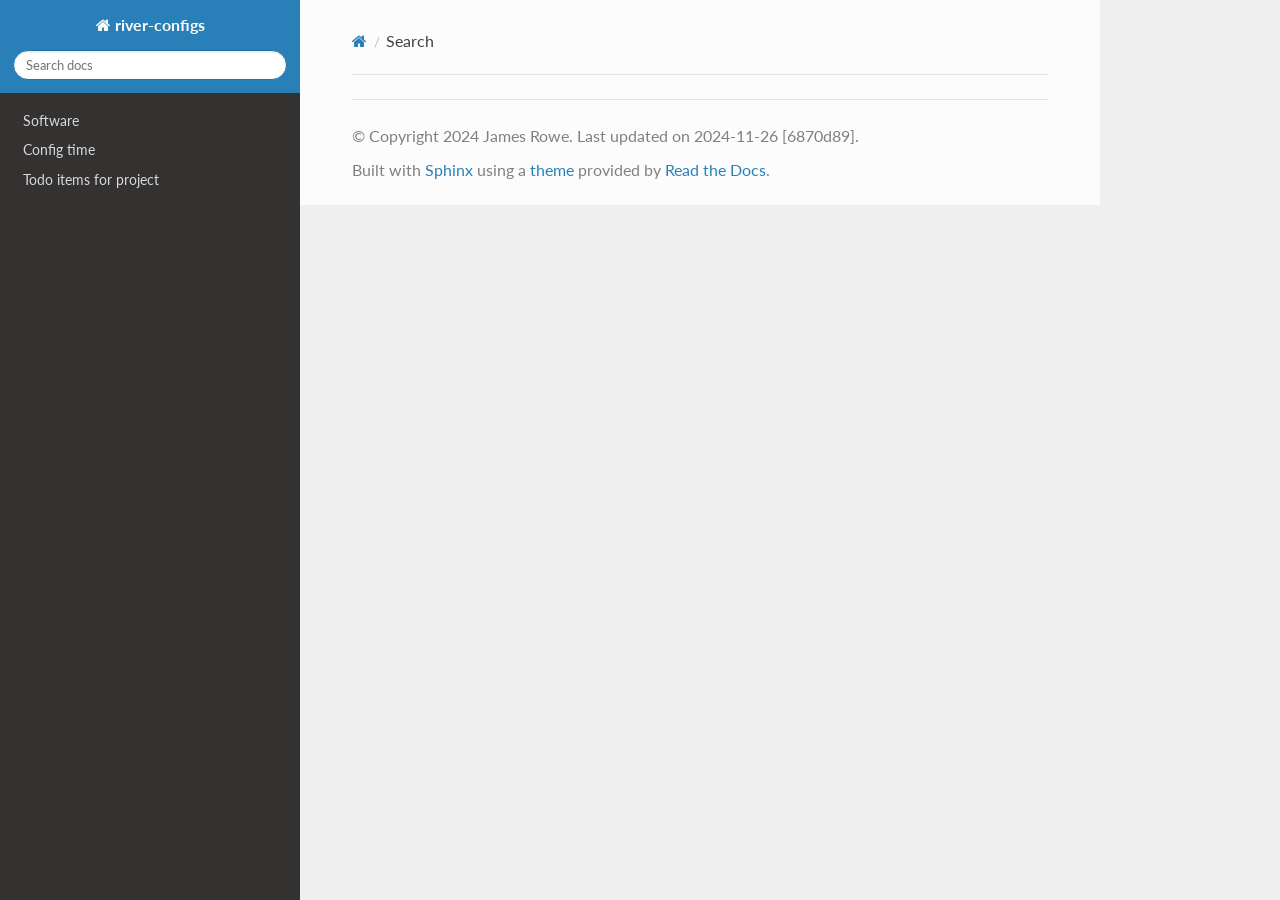
<file: search.html>
<!DOCTYPE html>
<html class="writer-html5" lang="en" data-content_root="./">
<head>
  <meta charset="utf-8" />
  <meta name="viewport" content="width=device-width, initial-scale=1.0" />
  <title>Search &mdash; river-configs 2024-11-26 [6870d89] documentation</title>
      <link rel="stylesheet" type="text/css" href="_static/pygments.css?v=80d5e7a1" />
      <link rel="stylesheet" type="text/css" href="_static/css/theme.css?v=86f27845" />

  
    
  
        <script src="_static/documentation_options.js?v=3ae45991"></script>
        <script src="_static/doctools.js?v=888ff710"></script>
        <script src="_static/sphinx_highlight.js?v=dc90522c"></script>
    <script src="_static/js/theme.js"></script>
    <script src="_static/searchtools.js"></script>
    <script src="_static/language_data.js"></script>
    <link rel="index" title="Index" href="genindex.html" />
    <link rel="search" title="Search" href="#" /> 
</head>

<body class="wy-body-for-nav"> 
  <div class="wy-grid-for-nav">
    <nav data-toggle="wy-nav-shift" class="wy-nav-side">
      <div class="wy-side-scroll">
        <div class="wy-side-nav-search" >

          
          
          <a href="index.html" class="icon icon-home">
            river-configs
          </a>
<div role="search">
  <form id="rtd-search-form" class="wy-form" action="#" method="get">
    <input type="text" name="q" placeholder="Search docs" aria-label="Search docs" />
    <input type="hidden" name="check_keywords" value="yes" />
    <input type="hidden" name="area" value="default" />
  </form>
</div>
        </div><div class="wy-menu wy-menu-vertical" data-spy="affix" role="navigation" aria-label="Navigation menu">
              <ul>
<li class="toctree-l1"><a class="reference internal" href="software.html">Software</a></li>
<li class="toctree-l1"><a class="reference internal" href="init.html">Config time</a></li>
<li class="toctree-l1"><a class="reference internal" href="todo.html">Todo items for project</a></li>
</ul>

        </div>
      </div>
    </nav>

    <section data-toggle="wy-nav-shift" class="wy-nav-content-wrap"><nav class="wy-nav-top" aria-label="Mobile navigation menu" >
          <i data-toggle="wy-nav-top" class="fa fa-bars"></i>
          <a href="index.html">river-configs</a>
      </nav>

      <div class="wy-nav-content">
        <div class="rst-content">
          <div role="navigation" aria-label="Page navigation">
  <ul class="wy-breadcrumbs">
      <li><a href="index.html" class="icon icon-home" aria-label="Home"></a></li>
      <li class="breadcrumb-item active">Search</li>
      <li class="wy-breadcrumbs-aside">
      </li>
  </ul>
  <hr/>
</div>
          <div role="main" class="document" itemscope="itemscope" itemtype="http://schema.org/Article">
           <div itemprop="articleBody">
             
  <noscript>
  <div id="fallback" class="admonition warning">
    <p class="last">
      Please activate JavaScript to enable the search functionality.
    </p>
  </div>
  </noscript>

  
  <div id="search-results">
  
  </div>

           </div>
          </div>
          <footer>

  <hr/>

  <div role="contentinfo">
    <p>&#169; Copyright 2024  James Rowe.
      <span class="lastupdated">Last updated on 2024-11-26 [6870d89].
      </span></p>
  </div>

  Built with <a href="https://www.sphinx-doc.org/">Sphinx</a> using a
    <a href="https://github.com/readthedocs/sphinx_rtd_theme">theme</a>
    provided by <a href="https://readthedocs.org">Read the Docs</a>.
   

</footer>
        </div>
      </div>
    </section>
  </div>
  <script>
      jQuery(function () {
          SphinxRtdTheme.Navigation.enable(true);
      });
  </script>
  <script>
    jQuery(function() { Search.loadIndex("searchindex.js"); });
  </script>
  
  <script id="searchindexloader"></script>
   


</body>
</html>
</file>
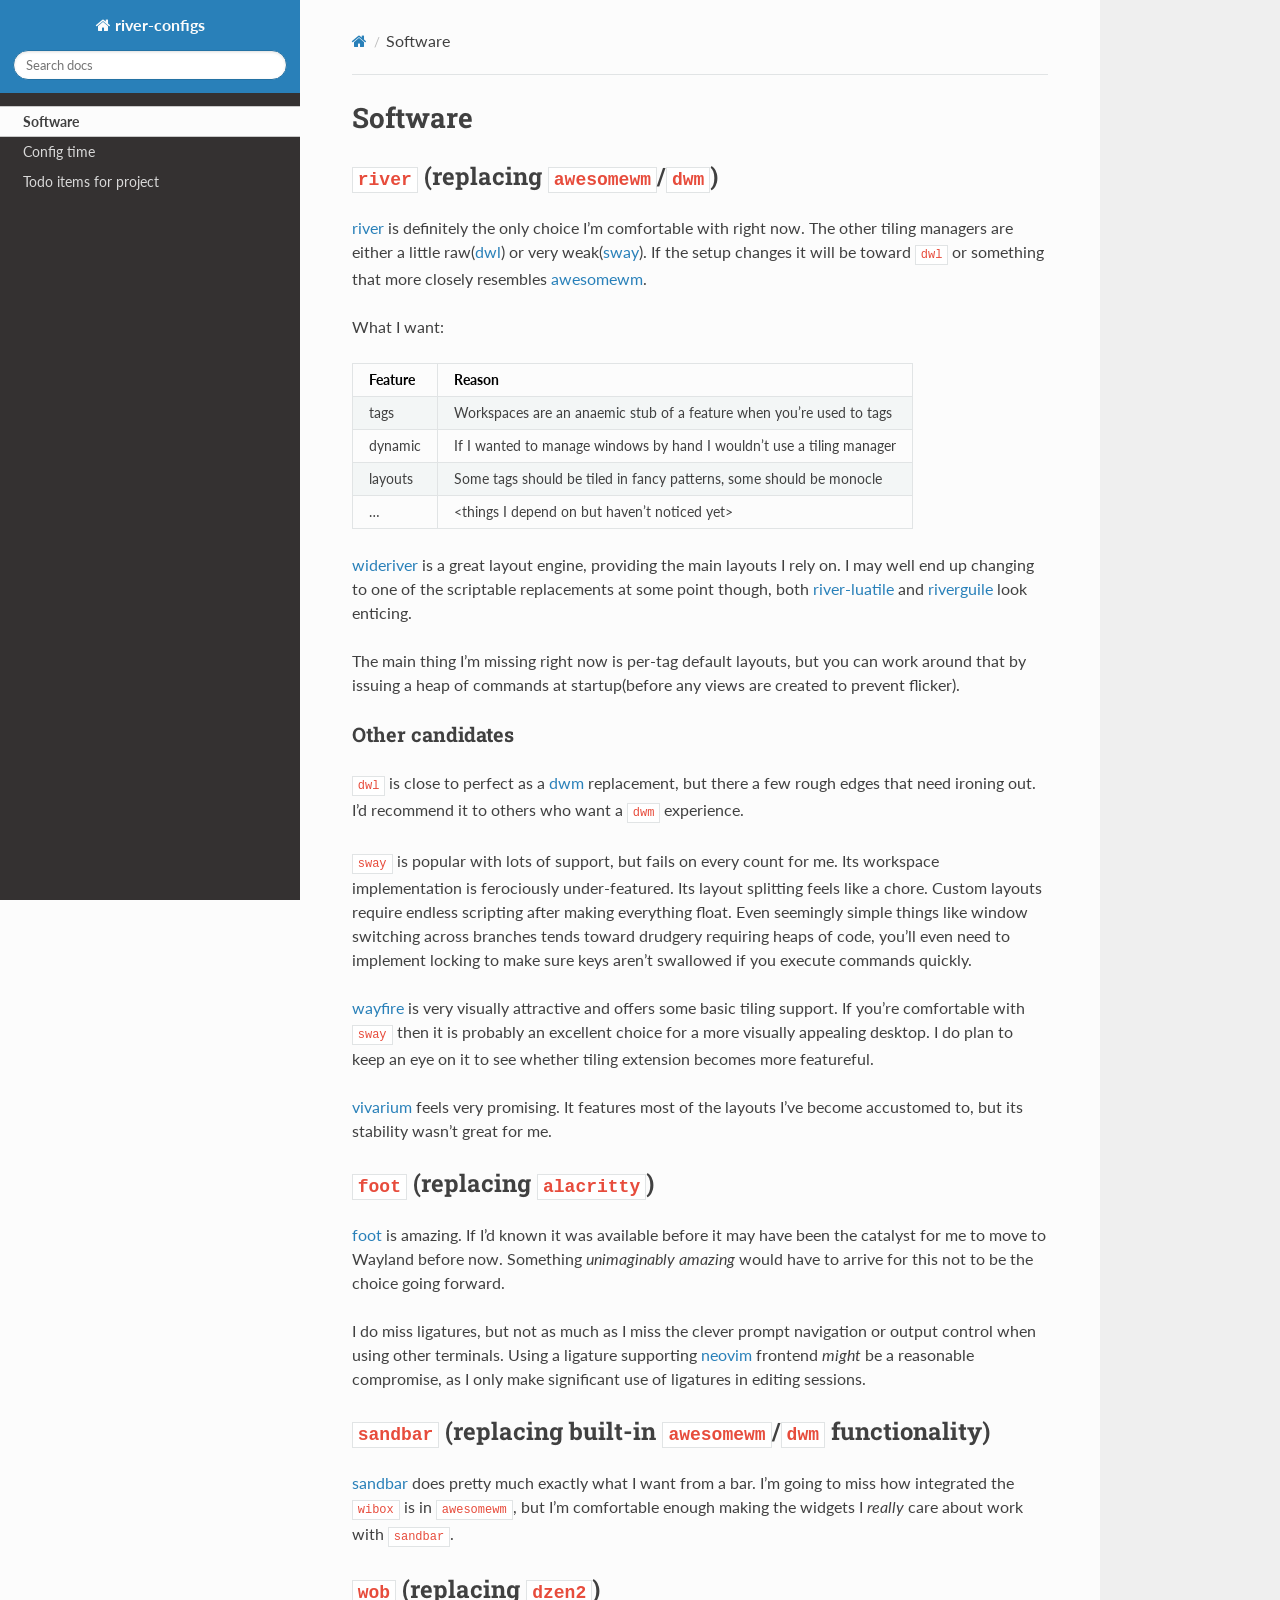
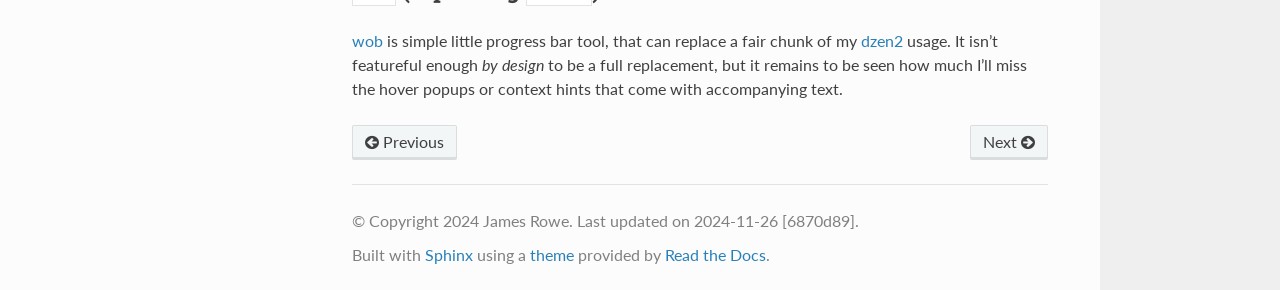
<file: software.html>
<!DOCTYPE html>
<html class="writer-html5" lang="en" data-content_root="./">
<head>
  <meta charset="utf-8" /><meta name="viewport" content="width=device-width, initial-scale=1" />

  <meta name="viewport" content="width=device-width, initial-scale=1.0" />
  <title>Software &mdash; river-configs 2024-11-26 [6870d89] documentation</title>
      <link rel="stylesheet" type="text/css" href="_static/pygments.css?v=80d5e7a1" />
      <link rel="stylesheet" type="text/css" href="_static/css/theme.css?v=86f27845" />

  
  
        <script src="_static/documentation_options.js?v=3ae45991"></script>
        <script src="_static/doctools.js?v=888ff710"></script>
        <script src="_static/sphinx_highlight.js?v=dc90522c"></script>
    <script src="_static/js/theme.js"></script>
    <link rel="index" title="Index" href="genindex.html" />
    <link rel="search" title="Search" href="search.html" />
    <link rel="next" title="Config time" href="init.html" />
    <link rel="prev" title="river-configs" href="index.html" /> 
</head>

<body class="wy-body-for-nav"> 
  <div class="wy-grid-for-nav">
    <nav data-toggle="wy-nav-shift" class="wy-nav-side">
      <div class="wy-side-scroll">
        <div class="wy-side-nav-search" >

          
          
          <a href="index.html" class="icon icon-home">
            river-configs
          </a>
<div role="search">
  <form id="rtd-search-form" class="wy-form" action="search.html" method="get">
    <input type="text" name="q" placeholder="Search docs" aria-label="Search docs" />
    <input type="hidden" name="check_keywords" value="yes" />
    <input type="hidden" name="area" value="default" />
  </form>
</div>
        </div><div class="wy-menu wy-menu-vertical" data-spy="affix" role="navigation" aria-label="Navigation menu">
              <ul class="current">
<li class="toctree-l1 current"><a class="current reference internal" href="#">Software</a></li>
<li class="toctree-l1"><a class="reference internal" href="init.html">Config time</a></li>
<li class="toctree-l1"><a class="reference internal" href="todo.html">Todo items for project</a></li>
</ul>

        </div>
      </div>
    </nav>

    <section data-toggle="wy-nav-shift" class="wy-nav-content-wrap"><nav class="wy-nav-top" aria-label="Mobile navigation menu" >
          <i data-toggle="wy-nav-top" class="fa fa-bars"></i>
          <a href="index.html">river-configs</a>
      </nav>

      <div class="wy-nav-content">
        <div class="rst-content">
          <div role="navigation" aria-label="Page navigation">
  <ul class="wy-breadcrumbs">
      <li><a href="index.html" class="icon icon-home" aria-label="Home"></a></li>
      <li class="breadcrumb-item active">Software</li>
      <li class="wy-breadcrumbs-aside">
      </li>
  </ul>
  <hr/>
</div>
          <div role="main" class="document" itemscope="itemscope" itemtype="http://schema.org/Article">
           <div itemprop="articleBody">
             
  <section id="software">
<h1>Software<a class="headerlink" href="#software" title="Link to this heading">¶</a></h1>
<section id="river-replacing-awesomewm-dwm">
<h2><code class="docutils literal notranslate"><span class="pre">river</span></code> (replacing <code class="docutils literal notranslate"><span class="pre">awesomewm</span></code>/<code class="docutils literal notranslate"><span class="pre">dwm</span></code>)<a class="headerlink" href="#river-replacing-awesomewm-dwm" title="Link to this heading">¶</a></h2>
<p><a class="reference external" href="https://codeberg.org/river/river">river</a> is definitely the only choice I’m comfortable with right now.  The other
tiling managers are either a little raw(<a class="reference external" href="https://codeberg.org/dwl/dwl.git">dwl</a>) or very weak(<a class="reference external" href="https://github.com/swaywm/sway/">sway</a>).  If the setup
changes it will be toward <code class="docutils literal notranslate"><span class="pre">dwl</span></code> or something that more closely resembles
<a class="reference external" href="https://awesomewm.org/">awesomewm</a>.</p>
<p>What I want:</p>
<table class="docutils align-default">
<thead>
<tr class="row-odd"><th class="head"><p>Feature</p></th>
<th class="head"><p>Reason</p></th>
</tr>
</thead>
<tbody>
<tr class="row-even"><td><p>tags</p></td>
<td><p>Workspaces are an anaemic stub of a feature when you’re used to tags</p></td>
</tr>
<tr class="row-odd"><td><p>dynamic</p></td>
<td><p>If I wanted to manage windows by hand I wouldn’t use a tiling manager</p></td>
</tr>
<tr class="row-even"><td><p>layouts</p></td>
<td><p>Some tags should be tiled in fancy patterns, some should be monocle</p></td>
</tr>
<tr class="row-odd"><td><p>…</p></td>
<td><p>&lt;things I depend on but haven’t noticed yet&gt;</p></td>
</tr>
</tbody>
</table>
<p><a class="reference external" href="https://github.com/alex-courtis/wideriver">wideriver</a> is a great layout engine, providing the main layouts I rely on.
I may well end up changing to one of the scriptable replacements at some point
though, both <a class="reference external" href="https://github.com/MaxVerevkin/river-luatile">river-luatile</a> and <a class="reference external" href="https://git.sr.ht/~leon_plickat/riverguile">riverguile</a> look enticing.</p>
<p>The main thing I’m missing right now is per-tag default layouts, but you can
work around that by issuing a heap of commands at startup(before any views are
created to prevent flicker).</p>
<section id="other-candidates">
<h3>Other candidates<a class="headerlink" href="#other-candidates" title="Link to this heading">¶</a></h3>
<p><code class="docutils literal notranslate"><span class="pre">dwl</span></code> is close to perfect as a <a class="reference external" href="http://dwm.suckless.org/">dwm</a> replacement, but there a few rough edges
that need ironing out.  I’d recommend it to others who want a <code class="docutils literal notranslate"><span class="pre">dwm</span></code>
experience.</p>
<p><code class="docutils literal notranslate"><span class="pre">sway</span></code> is popular with lots of support, but fails on every count for me.  Its
workspace implementation is ferociously under-featured.  Its layout splitting
feels like a chore.  Custom layouts require endless scripting after making
everything float.  Even seemingly simple things like window switching across
branches tends toward drudgery requiring heaps of code, you’ll even need to
implement locking to make sure keys aren’t swallowed if you execute commands
quickly.</p>
<p><a class="reference external" href="https://wayfire.org/">wayfire</a> is very visually attractive and offers some basic tiling support.  If
you’re comfortable with <code class="docutils literal notranslate"><span class="pre">sway</span></code> then it is probably an excellent choice for a
more visually appealing desktop.  I do plan to keep an eye on it to see whether
tiling extension becomes more featureful.</p>
<p><a class="reference external" href="https://github.com/inclement/vivarium">vivarium</a> feels very promising.  It features most of the layouts I’ve become
accustomed to, but its stability wasn’t great for me.</p>
</section>
</section>
<section id="foot-replacing-alacritty">
<h2><code class="docutils literal notranslate"><span class="pre">foot</span></code> (replacing <code class="docutils literal notranslate"><span class="pre">alacritty</span></code>)<a class="headerlink" href="#foot-replacing-alacritty" title="Link to this heading">¶</a></h2>
<p><a class="reference external" href="https://codeberg.org/dnkl/foot">foot</a> is amazing.  If I’d known it was available before it may have been the
catalyst for me to move to Wayland before now.  Something <em>unimaginably amazing</em>
would have to arrive for this not to be the choice going forward.</p>
<p>I do miss ligatures, but not as much as I miss the clever prompt navigation or
output control when using other terminals.  Using a ligature supporting <a class="reference external" href="https://neovim.io/">neovim</a>
frontend <em>might</em> be a reasonable compromise, as I only make significant use of
ligatures in editing sessions.</p>
</section>
<section id="sandbar-replacing-built-in-awesomewm-dwm-functionality">
<h2><code class="docutils literal notranslate"><span class="pre">sandbar</span></code> (replacing built-in <code class="docutils literal notranslate"><span class="pre">awesomewm</span></code>/<code class="docutils literal notranslate"><span class="pre">dwm</span></code> functionality)<a class="headerlink" href="#sandbar-replacing-built-in-awesomewm-dwm-functionality" title="Link to this heading">¶</a></h2>
<p><a class="reference external" href="https://github.com/kolunmi/sandbar">sandbar</a> does pretty much exactly what I want from a bar.  I’m going to miss how
integrated the <code class="docutils literal notranslate"><span class="pre">wibox</span></code> is in <code class="docutils literal notranslate"><span class="pre">awesomewm</span></code>, but I’m comfortable enough making
the widgets I <em>really</em> care about work with <code class="docutils literal notranslate"><span class="pre">sandbar</span></code>.</p>
</section>
<section id="wob-replacing-dzen2">
<h2><code class="docutils literal notranslate"><span class="pre">wob</span></code> (replacing <code class="docutils literal notranslate"><span class="pre">dzen2</span></code>)<a class="headerlink" href="#wob-replacing-dzen2" title="Link to this heading">¶</a></h2>
<p><a class="reference external" href="https://github.com/francma/wob">wob</a> is simple little progress bar tool, that can replace a fair chunk of my
<a class="reference external" href="https://github.com/robm/dzen">dzen2</a> usage.  It isn’t featureful enough <em>by design</em> to be a full replacement,
but it remains to be seen how much I’ll miss the hover popups or context hints
that come with accompanying text.</p>
</section>
</section>


           </div>
          </div>
          <footer><div class="rst-footer-buttons" role="navigation" aria-label="Footer">
        <a href="index.html" class="btn btn-neutral float-left" title="river-configs" accesskey="p" rel="prev"><span class="fa fa-arrow-circle-left" aria-hidden="true"></span> Previous</a>
        <a href="init.html" class="btn btn-neutral float-right" title="Config time" accesskey="n" rel="next">Next <span class="fa fa-arrow-circle-right" aria-hidden="true"></span></a>
    </div>

  <hr/>

  <div role="contentinfo">
    <p>&#169; Copyright 2024  James Rowe.
      <span class="lastupdated">Last updated on 2024-11-26 [6870d89].
      </span></p>
  </div>

  Built with <a href="https://www.sphinx-doc.org/">Sphinx</a> using a
    <a href="https://github.com/readthedocs/sphinx_rtd_theme">theme</a>
    provided by <a href="https://readthedocs.org">Read the Docs</a>.
   

</footer>
        </div>
      </div>
    </section>
  </div>
  <script>
      jQuery(function () {
          SphinxRtdTheme.Navigation.enable(true);
      });
  </script> 

</body>
</html>
</file>
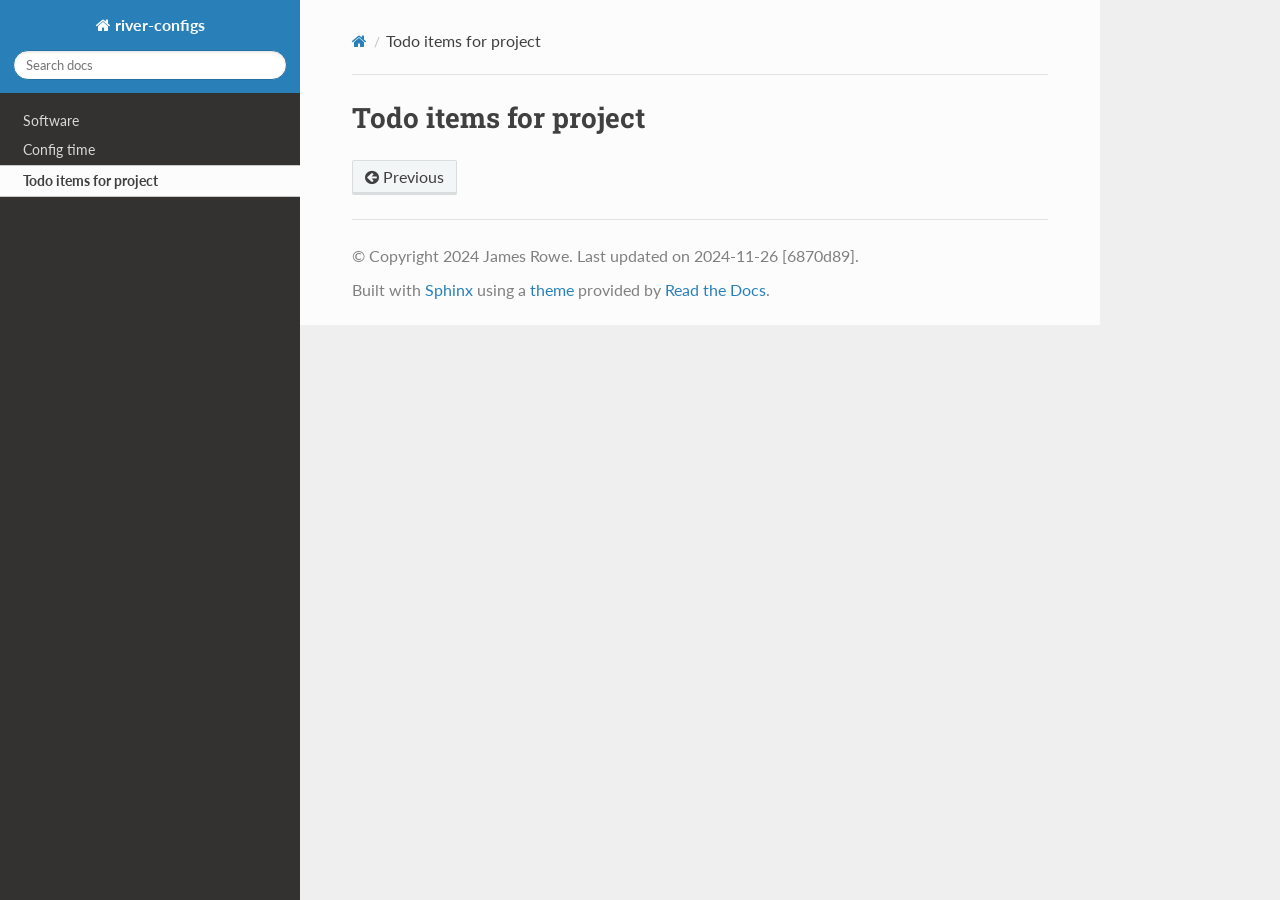
<file: todo.html>
<!DOCTYPE html>
<html class="writer-html5" lang="en" data-content_root="./">
<head>
  <meta charset="utf-8" /><meta name="viewport" content="width=device-width, initial-scale=1" />

  <meta name="viewport" content="width=device-width, initial-scale=1.0" />
  <title>Todo items for project &mdash; river-configs 2024-11-26 [6870d89] documentation</title>
      <link rel="stylesheet" type="text/css" href="_static/pygments.css?v=80d5e7a1" />
      <link rel="stylesheet" type="text/css" href="_static/css/theme.css?v=86f27845" />

  
  
        <script src="_static/documentation_options.js?v=3ae45991"></script>
        <script src="_static/doctools.js?v=888ff710"></script>
        <script src="_static/sphinx_highlight.js?v=dc90522c"></script>
    <script src="_static/js/theme.js"></script>
    <link rel="index" title="Index" href="genindex.html" />
    <link rel="search" title="Search" href="search.html" />
    <link rel="prev" title="Config time" href="init.html" /> 
</head>

<body class="wy-body-for-nav"> 
  <div class="wy-grid-for-nav">
    <nav data-toggle="wy-nav-shift" class="wy-nav-side">
      <div class="wy-side-scroll">
        <div class="wy-side-nav-search" >

          
          
          <a href="index.html" class="icon icon-home">
            river-configs
          </a>
<div role="search">
  <form id="rtd-search-form" class="wy-form" action="search.html" method="get">
    <input type="text" name="q" placeholder="Search docs" aria-label="Search docs" />
    <input type="hidden" name="check_keywords" value="yes" />
    <input type="hidden" name="area" value="default" />
  </form>
</div>
        </div><div class="wy-menu wy-menu-vertical" data-spy="affix" role="navigation" aria-label="Navigation menu">
              <ul class="current">
<li class="toctree-l1"><a class="reference internal" href="software.html">Software</a></li>
<li class="toctree-l1"><a class="reference internal" href="init.html">Config time</a></li>
<li class="toctree-l1 current"><a class="current reference internal" href="#">Todo items for project</a></li>
</ul>

        </div>
      </div>
    </nav>

    <section data-toggle="wy-nav-shift" class="wy-nav-content-wrap"><nav class="wy-nav-top" aria-label="Mobile navigation menu" >
          <i data-toggle="wy-nav-top" class="fa fa-bars"></i>
          <a href="index.html">river-configs</a>
      </nav>

      <div class="wy-nav-content">
        <div class="rst-content">
          <div role="navigation" aria-label="Page navigation">
  <ul class="wy-breadcrumbs">
      <li><a href="index.html" class="icon icon-home" aria-label="Home"></a></li>
      <li class="breadcrumb-item active">Todo items for project</li>
      <li class="wy-breadcrumbs-aside">
      </li>
  </ul>
  <hr/>
</div>
          <div role="main" class="document" itemscope="itemscope" itemtype="http://schema.org/Article">
           <div itemprop="articleBody">
             
  <section id="todo-items-for-project">
<h1>Todo items for project<a class="headerlink" href="#todo-items-for-project" title="Link to this heading">¶</a></h1>
</section>


           </div>
          </div>
          <footer><div class="rst-footer-buttons" role="navigation" aria-label="Footer">
        <a href="init.html" class="btn btn-neutral float-left" title="Config time" accesskey="p" rel="prev"><span class="fa fa-arrow-circle-left" aria-hidden="true"></span> Previous</a>
    </div>

  <hr/>

  <div role="contentinfo">
    <p>&#169; Copyright 2024  James Rowe.
      <span class="lastupdated">Last updated on 2024-11-26 [6870d89].
      </span></p>
  </div>

  Built with <a href="https://www.sphinx-doc.org/">Sphinx</a> using a
    <a href="https://github.com/readthedocs/sphinx_rtd_theme">theme</a>
    provided by <a href="https://readthedocs.org">Read the Docs</a>.
   

</footer>
        </div>
      </div>
    </section>
  </div>
  <script>
      jQuery(function () {
          SphinxRtdTheme.Navigation.enable(true);
      });
  </script> 

</body>
</html>
</file>
<file: _static/pygments.css>
pre { line-height: 125%; }
td.linenos .normal { color: inherit; background-color: transparent; padding-left: 5px; padding-right: 5px; }
span.linenos { color: inherit; background-color: transparent; padding-left: 5px; padding-right: 5px; }
td.linenos .special { color: #000000; background-color: #ffffc0; padding-left: 5px; padding-right: 5px; }
span.linenos.special { color: #000000; background-color: #ffffc0; padding-left: 5px; padding-right: 5px; }
.highlight .hll { background-color: #ffffcc }
.highlight { background: #f8f8f8; }
.highlight .c { color: #3D7B7B; font-style: italic } /* Comment */
.highlight .err { border: 1px solid #FF0000 } /* Error */
.highlight .k { color: #008000; font-weight: bold } /* Keyword */
.highlight .o { color: #666666 } /* Operator */
.highlight .ch { color: #3D7B7B; font-style: italic } /* Comment.Hashbang */
.highlight .cm { color: #3D7B7B; font-style: italic } /* Comment.Multiline */
.highlight .cp { color: #9C6500 } /* Comment.Preproc */
.highlight .cpf { color: #3D7B7B; font-style: italic } /* Comment.PreprocFile */
.highlight .c1 { color: #3D7B7B; font-style: italic } /* Comment.Single */
.highlight .cs { color: #3D7B7B; font-style: italic } /* Comment.Special */
.highlight .gd { color: #A00000 } /* Generic.Deleted */
.highlight .ge { font-style: italic } /* Generic.Emph */
.highlight .ges { font-weight: bold; font-style: italic } /* Generic.EmphStrong */
.highlight .gr { color: #E40000 } /* Generic.Error */
.highlight .gh { color: #000080; font-weight: bold } /* Generic.Heading */
.highlight .gi { color: #008400 } /* Generic.Inserted */
.highlight .go { color: #717171 } /* Generic.Output */
.highlight .gp { color: #000080; font-weight: bold } /* Generic.Prompt */
.highlight .gs { font-weight: bold } /* Generic.Strong */
.highlight .gu { color: #800080; font-weight: bold } /* Generic.Subheading */
.highlight .gt { color: #0044DD } /* Generic.Traceback */
.highlight .kc { color: #008000; font-weight: bold } /* Keyword.Constant */
.highlight .kd { color: #008000; font-weight: bold } /* Keyword.Declaration */
.highlight .kn { color: #008000; font-weight: bold } /* Keyword.Namespace */
.highlight .kp { color: #008000 } /* Keyword.Pseudo */
.highlight .kr { color: #008000; font-weight: bold } /* Keyword.Reserved */
.highlight .kt { color: #B00040 } /* Keyword.Type */
.highlight .m { color: #666666 } /* Literal.Number */
.highlight .s { color: #BA2121 } /* Literal.String */
.highlight .na { color: #687822 } /* Name.Attribute */
.highlight .nb { color: #008000 } /* Name.Builtin */
.highlight .nc { color: #0000FF; font-weight: bold } /* Name.Class */
.highlight .no { color: #880000 } /* Name.Constant */
.highlight .nd { color: #AA22FF } /* Name.Decorator */
.highlight .ni { color: #717171; font-weight: bold } /* Name.Entity */
.highlight .ne { color: #CB3F38; font-weight: bold } /* Name.Exception */
.highlight .nf { color: #0000FF } /* Name.Function */
.highlight .nl { color: #767600 } /* Name.Label */
.highlight .nn { color: #0000FF; font-weight: bold } /* Name.Namespace */
.highlight .nt { color: #008000; font-weight: bold } /* Name.Tag */
.highlight .nv { color: #19177C } /* Name.Variable */
.highlight .ow { color: #AA22FF; font-weight: bold } /* Operator.Word */
.highlight .w { color: #bbbbbb } /* Text.Whitespace */
.highlight .mb { color: #666666 } /* Literal.Number.Bin */
.highlight .mf { color: #666666 } /* Literal.Number.Float */
.highlight .mh { color: #666666 } /* Literal.Number.Hex */
.highlight .mi { color: #666666 } /* Literal.Number.Integer */
.highlight .mo { color: #666666 } /* Literal.Number.Oct */
.highlight .sa { color: #BA2121 } /* Literal.String.Affix */
.highlight .sb { color: #BA2121 } /* Literal.String.Backtick */
.highlight .sc { color: #BA2121 } /* Literal.String.Char */
.highlight .dl { color: #BA2121 } /* Literal.String.Delimiter */
.highlight .sd { color: #BA2121; font-style: italic } /* Literal.String.Doc */
.highlight .s2 { color: #BA2121 } /* Literal.String.Double */
.highlight .se { color: #AA5D1F; font-weight: bold } /* Literal.String.Escape */
.highlight .sh { color: #BA2121 } /* Literal.String.Heredoc */
.highlight .si { color: #A45A77; font-weight: bold } /* Literal.String.Interpol */
.highlight .sx { color: #008000 } /* Literal.String.Other */
.highlight .sr { color: #A45A77 } /* Literal.String.Regex */
.highlight .s1 { color: #BA2121 } /* Literal.String.Single */
.highlight .ss { color: #19177C } /* Literal.String.Symbol */
.highlight .bp { color: #008000 } /* Name.Builtin.Pseudo */
.highlight .fm { color: #0000FF } /* Name.Function.Magic */
.highlight .vc { color: #19177C } /* Name.Variable.Class */
.highlight .vg { color: #19177C } /* Name.Variable.Global */
.highlight .vi { color: #19177C } /* Name.Variable.Instance */
.highlight .vm { color: #19177C } /* Name.Variable.Magic */
.highlight .il { color: #666666 } /* Literal.Number.Integer.Long */
</file>
<file: _static/css/theme.css>
﻿html{box-sizing:border-box}*,*::after,*::before{box-sizing:inherit}article,aside,details,figcaption,figure,footer,header,hgroup,nav,section{display:block}audio,canvas,video{display:inline-block;*display:inline;*zoom:1}audio:not([controls]){display:none}[hidden]{display:none}*{-webkit-box-sizing:border-box;-moz-box-sizing:border-box;box-sizing:border-box}html{font-size:100%;-webkit-text-size-adjust:100%;-ms-text-size-adjust:100%}body{margin:0}a:hover,a:active{outline:0}abbr[title]{border-bottom:1px dotted}b,strong{font-weight:bold}blockquote{margin:0}dfn{font-style:italic}ins{background:#ff9;color:#000;text-decoration:none}mark{background:#ff0;color:#000;font-style:italic;font-weight:bold}pre,code,.rst-content tt,.rst-content code,kbd,samp{font-family:monospace,serif;_font-family:"courier new",monospace;font-size:1em}pre{white-space:pre}q{quotes:none}q:before,q:after{content:"";content:none}small{font-size:85%}sub,sup{font-size:75%;line-height:0;position:relative;vertical-align:baseline}sup{top:-0.5em}sub{bottom:-0.25em}ul,ol,dl{margin:0;padding:0;list-style:none;list-style-image:none}li{list-style:none}dd{margin:0}img{border:0;-ms-interpolation-mode:bicubic;vertical-align:middle;max-width:100%}svg:not(:root){overflow:hidden}figure{margin:0}form{margin:0}fieldset{border:0;margin:0;padding:0}label{cursor:pointer}legend{border:0;*margin-left:-7px;padding:0;white-space:normal}button,input,select,textarea{font-size:100%;margin:0;vertical-align:baseline;*vertical-align:middle}button,input{line-height:normal}button,input[type="button"],input[type="reset"],input[type="submit"]{cursor:pointer;-webkit-appearance:button;*overflow:visible}button[disabled],input[disabled]{cursor:default}input[type="checkbox"],input[type="radio"]{box-sizing:border-box;padding:0;*width:13px;*height:13px}input[type="search"]{-webkit-appearance:textfield;-moz-box-sizing:content-box;-webkit-box-sizing:content-box;box-sizing:content-box}input[type="search"]::-webkit-search-decoration,input[type="search"]::-webkit-search-cancel-button{-webkit-appearance:none}button::-moz-focus-inner,input::-moz-focus-inner{border:0;padding:0}textarea{overflow:auto;vertical-align:top;resize:vertical}table{border-collapse:collapse;border-spacing:0}td{vertical-align:top}.chromeframe{margin:.2em 0;background:#ccc;color:#000;padding:.2em 0}.ir{display:block;border:0;text-indent:-999em;overflow:hidden;background-color:transparent;background-repeat:no-repeat;text-align:left;direction:ltr;*line-height:0}.ir br{display:none}.hidden{display:none !important;visibility:hidden}.visuallyhidden{border:0;clip:rect(0 0 0 0);height:1px;margin:-1px;overflow:hidden;padding:0;position:absolute;width:1px}.visuallyhidden.focusable:active,.visuallyhidden.focusable:focus{clip:auto;height:auto;margin:0;overflow:visible;position:static;width:auto}.invisible{visibility:hidden}.relative{position:relative}big,small{font-size:100%}@media print{html,body,section{background:none !important}*{box-shadow:none !important;text-shadow:none !important;filter:none !important;-ms-filter:none !important}a,a:visited{text-decoration:underline}.ir a:after,a[href^="javascript:"]:after,a[href^="#"]:after{content:""}pre,blockquote{page-break-inside:avoid}thead{display:table-header-group}tr,img{page-break-inside:avoid}img{max-width:100% !important}@page{margin:.5cm}p,h2,.rst-content .toctree-wrapper>p.caption,h3{orphans:3;widows:3}h2,.rst-content .toctree-wrapper>p.caption,h3{page-break-after:avoid}}.fa:before,.wy-menu-vertical li button.toctree-expand:before,.wy-menu-vertical li.on a button.toctree-expand:before,.wy-menu-vertical li.current>a button.toctree-expand:before,.rst-content .admonition-title:before,.rst-content h1 .headerlink:before,.rst-content h2 .headerlink:before,.rst-content h3 .headerlink:before,.rst-content h4 .headerlink:before,.rst-content h5 .headerlink:before,.rst-content h6 .headerlink:before,.rst-content dl dt .headerlink:before,.rst-content p .headerlink:before,.rst-content p.caption .headerlink:before,.rst-content table>caption .headerlink:before,.rst-content .code-block-caption .headerlink:before,.rst-content .eqno .headerlink:before,.rst-content tt.download span:first-child:before,.rst-content code.download span:first-child:before,.icon:before,.wy-dropdown .caret:before,.wy-inline-validate.wy-inline-validate-success .wy-input-context:before,.wy-inline-validate.wy-inline-validate-danger .wy-input-context:before,.wy-inline-validate.wy-inline-validate-warning .wy-input-context:before,.wy-inline-validate.wy-inline-validate-info .wy-input-context:before,.wy-alert,.rst-content .note,.rst-content .attention,.rst-content .caution,.rst-content .danger,.rst-content .error,.rst-content .hint,.rst-content .important,.rst-content .tip,.rst-content .warning,.rst-content .seealso,.rst-content .admonition-todo,.rst-content .admonition,.btn,input[type="text"],input[type="password"],input[type="email"],input[type="url"],input[type="date"],input[type="month"],input[type="time"],input[type="datetime"],input[type="datetime-local"],input[type="week"],input[type="number"],input[type="search"],input[type="tel"],input[type="color"],select,textarea{-webkit-font-smoothing:antialiased}.clearfix{*zoom:1}.clearfix:before,.clearfix:after{display:table;content:""}.clearfix:after{clear:both}/*!
 *  Font Awesome 4.7.0 by @davegandy - http://fontawesome.io - @fontawesome
 *  License - http://fontawesome.io/license (Font: SIL OFL 1.1, CSS: MIT License)
 */@font-face{font-family:'FontAwesome';src:url("../fonts/fontawesome-webfont.eot?v=4.7.0");src:url("../fonts/fontawesome-webfont.eot?#iefix&v=4.7.0") format("embedded-opentype"),url("../fonts/fontawesome-webfont.woff2?v=4.7.0") format("woff2"),url("../fonts/fontawesome-webfont.woff?v=4.7.0") format("woff"),url("../fonts/fontawesome-webfont.ttf?v=4.7.0") format("truetype"),url("../fonts/fontawesome-webfont.svg?v=4.7.0#fontawesomeregular") format("svg");font-weight:normal;font-style:normal}.fa,.wy-menu-vertical li button.toctree-expand,.wy-menu-vertical li.on a button.toctree-expand,.wy-menu-vertical li.current>a button.toctree-expand,.rst-content .admonition-title,.rst-content h1 .headerlink,.rst-content h2 .headerlink,.rst-content h3 .headerlink,.rst-content h4 .headerlink,.rst-content h5 .headerlink,.rst-content h6 .headerlink,.rst-content dl dt .headerlink,.rst-content p .headerlink,.rst-content p.caption .headerlink,.rst-content table>caption .headerlink,.rst-content .code-block-caption .headerlink,.rst-content .eqno .headerlink,.rst-content tt.download span:first-child,.rst-content code.download span:first-child,.icon{display:inline-block;font:normal normal normal 14px/1 FontAwesome;font-size:inherit;text-rendering:auto;-webkit-font-smoothing:antialiased;-moz-osx-font-smoothing:grayscale}.fa-lg{font-size:1.3333333333em;line-height:.75em;vertical-align:-15%}.fa-2x{font-size:2em}.fa-3x{font-size:3em}.fa-4x{font-size:4em}.fa-5x{font-size:5em}.fa-fw{width:1.2857142857em;text-align:center}.fa-ul{padding-left:0;margin-left:2.1428571429em;list-style-type:none}.fa-ul>li{position:relative}.fa-li{position:absolute;left:-2.1428571429em;width:2.1428571429em;top:.1428571429em;text-align:center}.fa-li.fa-lg{left:-1.8571428571em}.fa-border{padding:.2em .25em .15em;border:solid 0.08em #eee;border-radius:.1em}.fa-pull-left{float:left}.fa-pull-right{float:right}.fa.fa-pull-left,.wy-menu-vertical li button.fa-pull-left.toctree-expand,.wy-menu-vertical li.on a button.fa-pull-left.toctree-expand,.wy-menu-vertical li.current>a button.fa-pull-left.toctree-expand,.rst-content .fa-pull-left.admonition-title,.rst-content h1 .fa-pull-left.headerlink,.rst-content h2 .fa-pull-left.headerlink,.rst-content h3 .fa-pull-left.headerlink,.rst-content h4 .fa-pull-left.headerlink,.rst-content h5 .fa-pull-left.headerlink,.rst-content h6 .fa-pull-left.headerlink,.rst-content dl dt .fa-pull-left.headerlink,.rst-content p .fa-pull-left.headerlink,.rst-content table>caption .fa-pull-left.headerlink,.rst-content .code-block-caption .fa-pull-left.headerlink,.rst-content .eqno .fa-pull-left.headerlink,.rst-content tt.download span.fa-pull-left:first-child,.rst-content code.download span.fa-pull-left:first-child,.fa-pull-left.icon{margin-right:.3em}.fa.fa-pull-right,.wy-menu-vertical li button.fa-pull-right.toctree-expand,.wy-menu-vertical li.on a button.fa-pull-right.toctree-expand,.wy-menu-vertical li.current>a button.fa-pull-right.toctree-expand,.rst-content .fa-pull-right.admonition-title,.rst-content h1 .fa-pull-right.headerlink,.rst-content h2 .fa-pull-right.headerlink,.rst-content h3 .fa-pull-right.headerlink,.rst-content h4 .fa-pull-right.headerlink,.rst-content h5 .fa-pull-right.headerlink,.rst-content h6 .fa-pull-right.headerlink,.rst-content dl dt .fa-pull-right.headerlink,.rst-content p .fa-pull-right.headerlink,.rst-content table>caption .fa-pull-right.headerlink,.rst-content .code-block-caption .fa-pull-right.headerlink,.rst-content .eqno .fa-pull-right.headerlink,.rst-content tt.download span.fa-pull-right:first-child,.rst-content code.download span.fa-pull-right:first-child,.fa-pull-right.icon{margin-left:.3em}.pull-right{float:right}.pull-left{float:left}.fa.pull-left,.wy-menu-vertical li button.pull-left.toctree-expand,.wy-menu-vertical li.on a button.pull-left.toctree-expand,.wy-menu-vertical li.current>a button.pull-left.toctree-expand,.rst-content .pull-left.admonition-title,.rst-content h1 .pull-left.headerlink,.rst-content h2 .pull-left.headerlink,.rst-content h3 .pull-left.headerlink,.rst-content h4 .pull-left.headerlink,.rst-content h5 .pull-left.headerlink,.rst-content h6 .pull-left.headerlink,.rst-content dl dt .pull-left.headerlink,.rst-content p .pull-left.headerlink,.rst-content table>caption .pull-left.headerlink,.rst-content .code-block-caption .pull-left.headerlink,.rst-content .eqno .pull-left.headerlink,.rst-content tt.download span.pull-left:first-child,.rst-content code.download span.pull-left:first-child,.pull-left.icon{margin-right:.3em}.fa.pull-right,.wy-menu-vertical li button.pull-right.toctree-expand,.wy-menu-vertical li.on a button.pull-right.toctree-expand,.wy-menu-vertical li.current>a button.pull-right.toctree-expand,.rst-content .pull-right.admonition-title,.rst-content h1 .pull-right.headerlink,.rst-content h2 .pull-right.headerlink,.rst-content h3 .pull-right.headerlink,.rst-content h4 .pull-right.headerlink,.rst-content h5 .pull-right.headerlink,.rst-content h6 .pull-right.headerlink,.rst-content dl dt .pull-right.headerlink,.rst-content p .pull-right.headerlink,.rst-content table>caption .pull-right.headerlink,.rst-content .code-block-caption .pull-right.headerlink,.rst-content .eqno .pull-right.headerlink,.rst-content tt.download span.pull-right:first-child,.rst-content code.download span.pull-right:first-child,.pull-right.icon{margin-left:.3em}.fa-spin{-webkit-animation:fa-spin 2s infinite linear;animation:fa-spin 2s infinite linear}.fa-pulse{-webkit-animation:fa-spin 1s infinite steps(8);animation:fa-spin 1s infinite steps(8)}@-webkit-keyframes fa-spin{0%{-webkit-transform:rotate(0deg);transform:rotate(0deg)}100%{-webkit-transform:rotate(359deg);transform:rotate(359deg)}}@keyframes fa-spin{0%{-webkit-transform:rotate(0deg);transform:rotate(0deg)}100%{-webkit-transform:rotate(359deg);transform:rotate(359deg)}}.fa-rotate-90{-ms-filter:"progid:DXImageTransform.Microsoft.BasicImage(rotation=1)";-webkit-transform:rotate(90deg);-ms-transform:rotate(90deg);transform:rotate(90deg)}.fa-rotate-180{-ms-filter:"progid:DXImageTransform.Microsoft.BasicImage(rotation=2)";-webkit-transform:rotate(180deg);-ms-transform:rotate(180deg);transform:rotate(180deg)}.fa-rotate-270{-ms-filter:"progid:DXImageTransform.Microsoft.BasicImage(rotation=3)";-webkit-transform:rotate(270deg);-ms-transform:rotate(270deg);transform:rotate(270deg)}.fa-flip-horizontal{-ms-filter:"progid:DXImageTransform.Microsoft.BasicImage(rotation=0, mirror=1)";-webkit-transform:scale(-1, 1);-ms-transform:scale(-1, 1);transform:scale(-1, 1)}.fa-flip-vertical{-ms-filter:"progid:DXImageTransform.Microsoft.BasicImage(rotation=2, mirror=1)";-webkit-transform:scale(1, -1);-ms-transform:scale(1, -1);transform:scale(1, -1)}:root .fa-rotate-90,:root .fa-rotate-180,:root .fa-rotate-270,:root .fa-flip-horizontal,:root .fa-flip-vertical{filter:none}.fa-stack{position:relative;display:inline-block;width:2em;height:2em;line-height:2em;vertical-align:middle}.fa-stack-1x,.fa-stack-2x{position:absolute;left:0;width:100%;text-align:center}.fa-stack-1x{line-height:inherit}.fa-stack-2x{font-size:2em}.fa-inverse{color:#fff}.fa-glass:before{content:""}.fa-music:before{content:""}.fa-search:before,.icon-search:before{content:""}.fa-envelope-o:before{content:""}.fa-heart:before{content:""}.fa-star:before{content:""}.fa-star-o:before{content:""}.fa-user:before{content:""}.fa-film:before{content:""}.fa-th-large:before{content:""}.fa-th:before{content:""}.fa-th-list:before{content:""}.fa-check:before{content:""}.fa-remove:before,.fa-close:before,.fa-times:before{content:""}.fa-search-plus:before{content:""}.fa-search-minus:before{content:""}.fa-power-off:before{content:""}.fa-signal:before{content:""}.fa-gear:before,.fa-cog:before{content:""}.fa-trash-o:before{content:""}.fa-home:before,.icon-home:before{content:""}.fa-file-o:before{content:""}.fa-clock-o:before{content:""}.fa-road:before{content:""}.fa-download:before,.rst-content tt.download span:first-child:before,.rst-content code.download span:first-child:before{content:""}.fa-arrow-circle-o-down:before{content:""}.fa-arrow-circle-o-up:before{content:""}.fa-inbox:before{content:""}.fa-play-circle-o:before{content:""}.fa-rotate-right:before,.fa-repeat:before{content:""}.fa-refresh:before{content:""}.fa-list-alt:before{content:""}.fa-lock:before{content:""}.fa-flag:before{content:""}.fa-headphones:before{content:""}.fa-volume-off:before{content:""}.fa-volume-down:before{content:""}.fa-volume-up:before{content:""}.fa-qrcode:before{content:""}.fa-barcode:before{content:""}.fa-tag:before{content:""}.fa-tags:before{content:""}.fa-book:before,.icon-book:before{content:""}.fa-bookmark:before{content:""}.fa-print:before{content:""}.fa-camera:before{content:""}.fa-font:before{content:""}.fa-bold:before{content:""}.fa-italic:before{content:""}.fa-text-height:before{content:""}.fa-text-width:before{content:""}.fa-align-left:before{content:""}.fa-align-center:before{content:""}.fa-align-right:before{content:""}.fa-align-justify:before{content:""}.fa-list:before{content:""}.fa-dedent:before,.fa-outdent:before{content:""}.fa-indent:before{content:""}.fa-video-camera:before{content:""}.fa-photo:before,.fa-image:before,.fa-picture-o:before{content:""}.fa-pencil:before{content:""}.fa-map-marker:before{content:""}.fa-adjust:before{content:""}.fa-tint:before{content:""}.fa-edit:before,.fa-pencil-square-o:before{content:""}.fa-share-square-o:before{content:""}.fa-check-square-o:before{content:""}.fa-arrows:before{content:""}.fa-step-backward:before{content:""}.fa-fast-backward:before{content:""}.fa-backward:before{content:""}.fa-play:before{content:""}.fa-pause:before{content:""}.fa-stop:before{content:""}.fa-forward:before{content:""}.fa-fast-forward:before{content:""}.fa-step-forward:before{content:""}.fa-eject:before{content:""}.fa-chevron-left:before{content:""}.fa-chevron-right:before{content:""}.fa-plus-circle:before{content:""}.fa-minus-circle:before{content:""}.fa-times-circle:before,.wy-inline-validate.wy-inline-validate-danger .wy-input-context:before{content:""}.fa-check-circle:before,.wy-inline-validate.wy-inline-validate-success .wy-input-context:before{content:""}.fa-question-circle:before{content:""}.fa-info-circle:before{content:""}.fa-crosshairs:before{content:""}.fa-times-circle-o:before{content:""}.fa-check-circle-o:before{content:""}.fa-ban:before{content:""}.fa-arrow-left:before{content:""}.fa-arrow-right:before{content:""}.fa-arrow-up:before{content:""}.fa-arrow-down:before{content:""}.fa-mail-forward:before,.fa-share:before{content:""}.fa-expand:before{content:""}.fa-compress:before{content:""}.fa-plus:before{content:""}.fa-minus:before{content:""}.fa-asterisk:before{content:""}.fa-exclamation-circle:before,.wy-inline-validate.wy-inline-validate-warning .wy-input-context:before,.wy-inline-validate.wy-inline-validate-info .wy-input-context:before,.rst-content .admonition-title:before{content:""}.fa-gift:before{content:""}.fa-leaf:before{content:""}.fa-fire:before,.icon-fire:before{content:""}.fa-eye:before{content:""}.fa-eye-slash:before{content:""}.fa-warning:before,.fa-exclamation-triangle:before{content:""}.fa-plane:before{content:""}.fa-calendar:before{content:""}.fa-random:before{content:""}.fa-comment:before{content:""}.fa-magnet:before{content:""}.fa-chevron-up:before{content:""}.fa-chevron-down:before{content:""}.fa-retweet:before{content:""}.fa-shopping-cart:before{content:""}.fa-folder:before{content:""}.fa-folder-open:before{content:""}.fa-arrows-v:before{content:""}.fa-arrows-h:before{content:""}.fa-bar-chart-o:before,.fa-bar-chart:before{content:""}.fa-twitter-square:before{content:""}.fa-facebook-square:before{content:""}.fa-camera-retro:before{content:""}.fa-key:before{content:""}.fa-gears:before,.fa-cogs:before{content:""}.fa-comments:before{content:""}.fa-thumbs-o-up:before{content:""}.fa-thumbs-o-down:before{content:""}.fa-star-half:before{content:""}.fa-heart-o:before{content:""}.fa-sign-out:before{content:""}.fa-linkedin-square:before{content:""}.fa-thumb-tack:before{content:""}.fa-external-link:before{content:""}.fa-sign-in:before{content:""}.fa-trophy:before{content:""}.fa-github-square:before{content:""}.fa-upload:before{content:""}.fa-lemon-o:before{content:""}.fa-phone:before{content:""}.fa-square-o:before{content:""}.fa-bookmark-o:before{content:""}.fa-phone-square:before{content:""}.fa-twitter:before{content:""}.fa-facebook-f:before,.fa-facebook:before{content:""}.fa-github:before,.icon-github:before{content:""}.fa-unlock:before{content:""}.fa-credit-card:before{content:""}.fa-feed:before,.fa-rss:before{content:""}.fa-hdd-o:before{content:""}.fa-bullhorn:before{content:""}.fa-bell:before{content:""}.fa-certificate:before{content:""}.fa-hand-o-right:before{content:""}.fa-hand-o-left:before{content:""}.fa-hand-o-up:before{content:""}.fa-hand-o-down:before{content:""}.fa-arrow-circle-left:before,.icon-circle-arrow-left:before{content:""}.fa-arrow-circle-right:before,.icon-circle-arrow-right:before{content:""}.fa-arrow-circle-up:before{content:""}.fa-arrow-circle-down:before{content:""}.fa-globe:before{content:""}.fa-wrench:before{content:""}.fa-tasks:before{content:""}.fa-filter:before{content:""}.fa-briefcase:before{content:""}.fa-arrows-alt:before{content:""}.fa-group:before,.fa-users:before{content:""}.fa-chain:before,.fa-link:before,.icon-link:before{content:""}.fa-cloud:before{content:""}.fa-flask:before{content:""}.fa-cut:before,.fa-scissors:before{content:""}.fa-copy:before,.fa-files-o:before{content:""}.fa-paperclip:before{content:""}.fa-save:before,.fa-floppy-o:before{content:""}.fa-square:before{content:""}.fa-navicon:before,.fa-reorder:before,.fa-bars:before{content:""}.fa-list-ul:before{content:""}.fa-list-ol:before{content:""}.fa-strikethrough:before{content:""}.fa-underline:before{content:""}.fa-table:before{content:""}.fa-magic:before{content:""}.fa-truck:before{content:""}.fa-pinterest:before{content:""}.fa-pinterest-square:before{content:""}.fa-google-plus-square:before{content:""}.fa-google-plus:before{content:""}.fa-money:before{content:""}.fa-caret-down:before,.wy-dropdown .caret:before,.icon-caret-down:before{content:""}.fa-caret-up:before{content:""}.fa-caret-left:before{content:""}.fa-caret-right:before{content:""}.fa-columns:before{content:""}.fa-unsorted:before,.fa-sort:before{content:""}.fa-sort-down:before,.fa-sort-desc:before{content:""}.fa-sort-up:before,.fa-sort-asc:before{content:""}.fa-envelope:before{content:""}.fa-linkedin:before{content:""}.fa-rotate-left:before,.fa-undo:before{content:""}.fa-legal:before,.fa-gavel:before{content:""}.fa-dashboard:before,.fa-tachometer:before{content:""}.fa-comment-o:before{content:""}.fa-comments-o:before{content:""}.fa-flash:before,.fa-bolt:before{content:""}.fa-sitemap:before{content:""}.fa-umbrella:before{content:""}.fa-paste:before,.fa-clipboard:before{content:""}.fa-lightbulb-o:before{content:""}.fa-exchange:before{content:""}.fa-cloud-download:before{content:""}.fa-cloud-upload:before{content:""}.fa-user-md:before{content:""}.fa-stethoscope:before{content:""}.fa-suitcase:before{content:""}.fa-bell-o:before{content:""}.fa-coffee:before{content:""}.fa-cutlery:before{content:""}.fa-file-text-o:before{content:""}.fa-building-o:before{content:""}.fa-hospital-o:before{content:""}.fa-ambulance:before{content:""}.fa-medkit:before{content:""}.fa-fighter-jet:before{content:""}.fa-beer:before{content:""}.fa-h-square:before{content:""}.fa-plus-square:before{content:""}.fa-angle-double-left:before{content:""}.fa-angle-double-right:before{content:""}.fa-angle-double-up:before{content:""}.fa-angle-double-down:before{content:""}.fa-angle-left:before{content:""}.fa-angle-right:before{content:""}.fa-angle-up:before{content:""}.fa-angle-down:before{content:""}.fa-desktop:before{content:""}.fa-laptop:before{content:""}.fa-tablet:before{content:""}.fa-mobile-phone:before,.fa-mobile:before{content:""}.fa-circle-o:before{content:""}.fa-quote-left:before{content:""}.fa-quote-right:before{content:""}.fa-spinner:before{content:""}.fa-circle:before{content:""}.fa-mail-reply:before,.fa-reply:before{content:""}.fa-github-alt:before{content:""}.fa-folder-o:before{content:""}.fa-folder-open-o:before{content:""}.fa-smile-o:before{content:""}.fa-frown-o:before{content:""}.fa-meh-o:before{content:""}.fa-gamepad:before{content:""}.fa-keyboard-o:before{content:""}.fa-flag-o:before{content:""}.fa-flag-checkered:before{content:""}.fa-terminal:before{content:""}.fa-code:before{content:""}.fa-mail-reply-all:before,.fa-reply-all:before{content:""}.fa-star-half-empty:before,.fa-star-half-full:before,.fa-star-half-o:before{content:""}.fa-location-arrow:before{content:""}.fa-crop:before{content:""}.fa-code-fork:before{content:""}.fa-unlink:before,.fa-chain-broken:before{content:""}.fa-question:before{content:""}.fa-info:before{content:""}.fa-exclamation:before{content:""}.fa-superscript:before{content:""}.fa-subscript:before{content:""}.fa-eraser:before{content:""}.fa-puzzle-piece:before{content:""}.fa-microphone:before{content:""}.fa-microphone-slash:before{content:""}.fa-shield:before{content:""}.fa-calendar-o:before{content:""}.fa-fire-extinguisher:before{content:""}.fa-rocket:before{content:""}.fa-maxcdn:before{content:""}.fa-chevron-circle-left:before{content:""}.fa-chevron-circle-right:before{content:""}.fa-chevron-circle-up:before{content:""}.fa-chevron-circle-down:before{content:""}.fa-html5:before{content:""}.fa-css3:before{content:""}.fa-anchor:before{content:""}.fa-unlock-alt:before{content:""}.fa-bullseye:before{content:""}.fa-ellipsis-h:before{content:""}.fa-ellipsis-v:before{content:""}.fa-rss-square:before{content:""}.fa-play-circle:before{content:""}.fa-ticket:before{content:""}.fa-minus-square:before{content:""}.fa-minus-square-o:before,.wy-menu-vertical li.on a button.toctree-expand:before,.wy-menu-vertical li.current>a button.toctree-expand:before{content:""}.fa-level-up:before{content:""}.fa-level-down:before{content:""}.fa-check-square:before{content:""}.fa-pencil-square:before{content:""}.fa-external-link-square:before{content:""}.fa-share-square:before{content:""}.fa-compass:before{content:""}.fa-toggle-down:before,.fa-caret-square-o-down:before{content:""}.fa-toggle-up:before,.fa-caret-square-o-up:before{content:""}.fa-toggle-right:before,.fa-caret-square-o-right:before{content:""}.fa-euro:before,.fa-eur:before{content:""}.fa-gbp:before{content:""}.fa-dollar:before,.fa-usd:before{content:""}.fa-rupee:before,.fa-inr:before{content:""}.fa-cny:before,.fa-rmb:before,.fa-yen:before,.fa-jpy:before{content:""}.fa-ruble:before,.fa-rouble:before,.fa-rub:before{content:""}.fa-won:before,.fa-krw:before{content:""}.fa-bitcoin:before,.fa-btc:before{content:""}.fa-file:before{content:""}.fa-file-text:before{content:""}.fa-sort-alpha-asc:before{content:""}.fa-sort-alpha-desc:before{content:""}.fa-sort-amount-asc:before{content:""}.fa-sort-amount-desc:before{content:""}.fa-sort-numeric-asc:before{content:""}.fa-sort-numeric-desc:before{content:""}.fa-thumbs-up:before{content:""}.fa-thumbs-down:before{content:""}.fa-youtube-square:before{content:""}.fa-youtube:before{content:""}.fa-xing:before{content:""}.fa-xing-square:before{content:""}.fa-youtube-play:before{content:""}.fa-dropbox:before{content:""}.fa-stack-overflow:before{content:""}.fa-instagram:before{content:""}.fa-flickr:before{content:""}.fa-adn:before{content:""}.fa-bitbucket:before,.icon-bitbucket:before{content:""}.fa-bitbucket-square:before{content:""}.fa-tumblr:before{content:""}.fa-tumblr-square:before{content:""}.fa-long-arrow-down:before{content:""}.fa-long-arrow-up:before{content:""}.fa-long-arrow-left:before{content:""}.fa-long-arrow-right:before{content:""}.fa-apple:before{content:""}.fa-windows:before{content:""}.fa-android:before{content:""}.fa-linux:before{content:""}.fa-dribbble:before{content:""}.fa-skype:before{content:""}.fa-foursquare:before{content:""}.fa-trello:before{content:""}.fa-female:before{content:""}.fa-male:before{content:""}.fa-gittip:before,.fa-gratipay:before{content:""}.fa-sun-o:before{content:""}.fa-moon-o:before{content:""}.fa-archive:before{content:""}.fa-bug:before{content:""}.fa-vk:before{content:""}.fa-weibo:before{content:""}.fa-renren:before{content:""}.fa-pagelines:before{content:""}.fa-stack-exchange:before{content:""}.fa-arrow-circle-o-right:before{content:""}.fa-arrow-circle-o-left:before{content:""}.fa-toggle-left:before,.fa-caret-square-o-left:before{content:""}.fa-dot-circle-o:before{content:""}.fa-wheelchair:before{content:""}.fa-vimeo-square:before{content:""}.fa-turkish-lira:before,.fa-try:before{content:""}.fa-plus-square-o:before,.wy-menu-vertical li button.toctree-expand:before{content:""}.fa-space-shuttle:before{content:""}.fa-slack:before{content:""}.fa-envelope-square:before{content:""}.fa-wordpress:before{content:""}.fa-openid:before{content:""}.fa-institution:before,.fa-bank:before,.fa-university:before{content:""}.fa-mortar-board:before,.fa-graduation-cap:before{content:""}.fa-yahoo:before{content:""}.fa-google:before{content:""}.fa-reddit:before{content:""}.fa-reddit-square:before{content:""}.fa-stumbleupon-circle:before{content:""}.fa-stumbleupon:before{content:""}.fa-delicious:before{content:""}.fa-digg:before{content:""}.fa-pied-piper-pp:before{content:""}.fa-pied-piper-alt:before{content:""}.fa-drupal:before{content:""}.fa-joomla:before{content:""}.fa-language:before{content:""}.fa-fax:before{content:""}.fa-building:before{content:""}.fa-child:before{content:""}.fa-paw:before{content:""}.fa-spoon:before{content:""}.fa-cube:before{content:""}.fa-cubes:before{content:""}.fa-behance:before{content:""}.fa-behance-square:before{content:""}.fa-steam:before{content:""}.fa-steam-square:before{content:""}.fa-recycle:before{content:""}.fa-automobile:before,.fa-car:before{content:""}.fa-cab:before,.fa-taxi:before{content:""}.fa-tree:before{content:""}.fa-spotify:before{content:""}.fa-deviantart:before{content:""}.fa-soundcloud:before{content:""}.fa-database:before{content:""}.fa-file-pdf-o:before{content:""}.fa-file-word-o:before{content:""}.fa-file-excel-o:before{content:""}.fa-file-powerpoint-o:before{content:""}.fa-file-photo-o:before,.fa-file-picture-o:before,.fa-file-image-o:before{content:""}.fa-file-zip-o:before,.fa-file-archive-o:before{content:""}.fa-file-sound-o:before,.fa-file-audio-o:before{content:""}.fa-file-movie-o:before,.fa-file-video-o:before{content:""}.fa-file-code-o:before{content:""}.fa-vine:before{content:""}.fa-codepen:before{content:""}.fa-jsfiddle:before{content:""}.fa-life-bouy:before,.fa-life-buoy:before,.fa-life-saver:before,.fa-support:before,.fa-life-ring:before{content:""}.fa-circle-o-notch:before{content:""}.fa-ra:before,.fa-resistance:before,.fa-rebel:before{content:""}.fa-ge:before,.fa-empire:before{content:""}.fa-git-square:before{content:""}.fa-git:before{content:""}.fa-y-combinator-square:before,.fa-yc-square:before,.fa-hacker-news:before{content:""}.fa-tencent-weibo:before{content:""}.fa-qq:before{content:""}.fa-wechat:before,.fa-weixin:before{content:""}.fa-send:before,.fa-paper-plane:before{content:""}.fa-send-o:before,.fa-paper-plane-o:before{content:""}.fa-history:before{content:""}.fa-circle-thin:before{content:""}.fa-header:before{content:""}.fa-paragraph:before{content:""}.fa-sliders:before{content:""}.fa-share-alt:before{content:""}.fa-share-alt-square:before{content:""}.fa-bomb:before{content:""}.fa-soccer-ball-o:before,.fa-futbol-o:before{content:""}.fa-tty:before{content:""}.fa-binoculars:before{content:""}.fa-plug:before{content:""}.fa-slideshare:before{content:""}.fa-twitch:before{content:""}.fa-yelp:before{content:""}.fa-newspaper-o:before{content:""}.fa-wifi:before{content:""}.fa-calculator:before{content:""}.fa-paypal:before{content:""}.fa-google-wallet:before{content:""}.fa-cc-visa:before{content:""}.fa-cc-mastercard:before{content:""}.fa-cc-discover:before{content:""}.fa-cc-amex:before{content:""}.fa-cc-paypal:before{content:""}.fa-cc-stripe:before{content:""}.fa-bell-slash:before{content:""}.fa-bell-slash-o:before{content:""}.fa-trash:before{content:""}.fa-copyright:before{content:""}.fa-at:before{content:""}.fa-eyedropper:before{content:""}.fa-paint-brush:before{content:""}.fa-birthday-cake:before{content:""}.fa-area-chart:before{content:""}.fa-pie-chart:before{content:""}.fa-line-chart:before{content:""}.fa-lastfm:before{content:""}.fa-lastfm-square:before{content:""}.fa-toggle-off:before{content:""}.fa-toggle-on:before{content:""}.fa-bicycle:before{content:""}.fa-bus:before{content:""}.fa-ioxhost:before{content:""}.fa-angellist:before{content:""}.fa-cc:before{content:""}.fa-shekel:before,.fa-sheqel:before,.fa-ils:before{content:""}.fa-meanpath:before{content:""}.fa-buysellads:before{content:""}.fa-connectdevelop:before{content:""}.fa-dashcube:before{content:""}.fa-forumbee:before{content:""}.fa-leanpub:before{content:""}.fa-sellsy:before{content:""}.fa-shirtsinbulk:before{content:""}.fa-simplybuilt:before{content:""}.fa-skyatlas:before{content:""}.fa-cart-plus:before{content:""}.fa-cart-arrow-down:before{content:""}.fa-diamond:before{content:""}.fa-ship:before{content:""}.fa-user-secret:before{content:""}.fa-motorcycle:before{content:""}.fa-street-view:before{content:""}.fa-heartbeat:before{content:""}.fa-venus:before{content:""}.fa-mars:before{content:""}.fa-mercury:before{content:""}.fa-intersex:before,.fa-transgender:before{content:""}.fa-transgender-alt:before{content:""}.fa-venus-double:before{content:""}.fa-mars-double:before{content:""}.fa-venus-mars:before{content:""}.fa-mars-stroke:before{content:""}.fa-mars-stroke-v:before{content:""}.fa-mars-stroke-h:before{content:""}.fa-neuter:before{content:""}.fa-genderless:before{content:""}.fa-facebook-official:before{content:""}.fa-pinterest-p:before{content:""}.fa-whatsapp:before{content:""}.fa-server:before{content:""}.fa-user-plus:before{content:""}.fa-user-times:before{content:""}.fa-hotel:before,.fa-bed:before{content:""}.fa-viacoin:before{content:""}.fa-train:before{content:""}.fa-subway:before{content:""}.fa-medium:before{content:""}.fa-yc:before,.fa-y-combinator:before{content:""}.fa-optin-monster:before{content:""}.fa-opencart:before{content:""}.fa-expeditedssl:before{content:""}.fa-battery-4:before,.fa-battery:before,.fa-battery-full:before{content:""}.fa-battery-3:before,.fa-battery-three-quarters:before{content:""}.fa-battery-2:before,.fa-battery-half:before{content:""}.fa-battery-1:before,.fa-battery-quarter:before{content:""}.fa-battery-0:before,.fa-battery-empty:before{content:""}.fa-mouse-pointer:before{content:""}.fa-i-cursor:before{content:""}.fa-object-group:before{content:""}.fa-object-ungroup:before{content:""}.fa-sticky-note:before{content:""}.fa-sticky-note-o:before{content:""}.fa-cc-jcb:before{content:""}.fa-cc-diners-club:before{content:""}.fa-clone:before{content:""}.fa-balance-scale:before{content:""}.fa-hourglass-o:before{content:""}.fa-hourglass-1:before,.fa-hourglass-start:before{content:""}.fa-hourglass-2:before,.fa-hourglass-half:before{content:""}.fa-hourglass-3:before,.fa-hourglass-end:before{content:""}.fa-hourglass:before{content:""}.fa-hand-grab-o:before,.fa-hand-rock-o:before{content:""}.fa-hand-stop-o:before,.fa-hand-paper-o:before{content:""}.fa-hand-scissors-o:before{content:""}.fa-hand-lizard-o:before{content:""}.fa-hand-spock-o:before{content:""}.fa-hand-pointer-o:before{content:""}.fa-hand-peace-o:before{content:""}.fa-trademark:before{content:""}.fa-registered:before{content:""}.fa-creative-commons:before{content:""}.fa-gg:before{content:""}.fa-gg-circle:before{content:""}.fa-tripadvisor:before{content:""}.fa-odnoklassniki:before{content:""}.fa-odnoklassniki-square:before{content:""}.fa-get-pocket:before{content:""}.fa-wikipedia-w:before{content:""}.fa-safari:before{content:""}.fa-chrome:before{content:""}.fa-firefox:before{content:""}.fa-opera:before{content:""}.fa-internet-explorer:before{content:""}.fa-tv:before,.fa-television:before{content:""}.fa-contao:before{content:""}.fa-500px:before{content:""}.fa-amazon:before{content:""}.fa-calendar-plus-o:before{content:""}.fa-calendar-minus-o:before{content:""}.fa-calendar-times-o:before{content:""}.fa-calendar-check-o:before{content:""}.fa-industry:before{content:""}.fa-map-pin:before{content:""}.fa-map-signs:before{content:""}.fa-map-o:before{content:""}.fa-map:before{content:""}.fa-commenting:before{content:""}.fa-commenting-o:before{content:""}.fa-houzz:before{content:""}.fa-vimeo:before{content:""}.fa-black-tie:before{content:""}.fa-fonticons:before{content:""}.fa-reddit-alien:before{content:""}.fa-edge:before{content:""}.fa-credit-card-alt:before{content:""}.fa-codiepie:before{content:""}.fa-modx:before{content:""}.fa-fort-awesome:before{content:""}.fa-usb:before{content:""}.fa-product-hunt:before{content:""}.fa-mixcloud:before{content:""}.fa-scribd:before{content:""}.fa-pause-circle:before{content:""}.fa-pause-circle-o:before{content:""}.fa-stop-circle:before{content:""}.fa-stop-circle-o:before{content:""}.fa-shopping-bag:before{content:""}.fa-shopping-basket:before{content:""}.fa-hashtag:before{content:""}.fa-bluetooth:before{content:""}.fa-bluetooth-b:before{content:""}.fa-percent:before{content:""}.fa-gitlab:before,.icon-gitlab:before{content:""}.fa-wpbeginner:before{content:""}.fa-wpforms:before{content:""}.fa-envira:before{content:""}.fa-universal-access:before{content:""}.fa-wheelchair-alt:before{content:""}.fa-question-circle-o:before{content:""}.fa-blind:before{content:""}.fa-audio-description:before{content:""}.fa-volume-control-phone:before{content:""}.fa-braille:before{content:""}.fa-assistive-listening-systems:before{content:""}.fa-asl-interpreting:before,.fa-american-sign-language-interpreting:before{content:""}.fa-deafness:before,.fa-hard-of-hearing:before,.fa-deaf:before{content:""}.fa-glide:before{content:""}.fa-glide-g:before{content:""}.fa-signing:before,.fa-sign-language:before{content:""}.fa-low-vision:before{content:""}.fa-viadeo:before{content:""}.fa-viadeo-square:before{content:""}.fa-snapchat:before{content:""}.fa-snapchat-ghost:before{content:""}.fa-snapchat-square:before{content:""}.fa-pied-piper:before{content:""}.fa-first-order:before{content:""}.fa-yoast:before{content:""}.fa-themeisle:before{content:""}.fa-google-plus-circle:before,.fa-google-plus-official:before{content:""}.fa-fa:before,.fa-font-awesome:before{content:""}.fa-handshake-o:before{content:""}.fa-envelope-open:before{content:""}.fa-envelope-open-o:before{content:""}.fa-linode:before{content:""}.fa-address-book:before{content:""}.fa-address-book-o:before{content:""}.fa-vcard:before,.fa-address-card:before{content:""}.fa-vcard-o:before,.fa-address-card-o:before{content:""}.fa-user-circle:before{content:""}.fa-user-circle-o:before{content:""}.fa-user-o:before{content:""}.fa-id-badge:before{content:""}.fa-drivers-license:before,.fa-id-card:before{content:""}.fa-drivers-license-o:before,.fa-id-card-o:before{content:""}.fa-quora:before{content:""}.fa-free-code-camp:before{content:""}.fa-telegram:before{content:""}.fa-thermometer-4:before,.fa-thermometer:before,.fa-thermometer-full:before{content:""}.fa-thermometer-3:before,.fa-thermometer-three-quarters:before{content:""}.fa-thermometer-2:before,.fa-thermometer-half:before{content:""}.fa-thermometer-1:before,.fa-thermometer-quarter:before{content:""}.fa-thermometer-0:before,.fa-thermometer-empty:before{content:""}.fa-shower:before{content:""}.fa-bathtub:before,.fa-s15:before,.fa-bath:before{content:""}.fa-podcast:before{content:""}.fa-window-maximize:before{content:""}.fa-window-minimize:before{content:""}.fa-window-restore:before{content:""}.fa-times-rectangle:before,.fa-window-close:before{content:""}.fa-times-rectangle-o:before,.fa-window-close-o:before{content:""}.fa-bandcamp:before{content:""}.fa-grav:before{content:""}.fa-etsy:before{content:""}.fa-imdb:before{content:""}.fa-ravelry:before{content:""}.fa-eercast:before{content:""}.fa-microchip:before{content:""}.fa-snowflake-o:before{content:""}.fa-superpowers:before{content:""}.fa-wpexplorer:before{content:""}.fa-meetup:before{content:""}.sr-only{position:absolute;width:1px;height:1px;padding:0;margin:-1px;overflow:hidden;clip:rect(0, 0, 0, 0);border:0}.sr-only-focusable:active,.sr-only-focusable:focus{position:static;width:auto;height:auto;margin:0;overflow:visible;clip:auto}.fa,.wy-menu-vertical li button.toctree-expand,.wy-menu-vertical li.on a button.toctree-expand,.wy-menu-vertical li.current>a button.toctree-expand,.rst-content .admonition-title,.rst-content h1 .headerlink,.rst-content h2 .headerlink,.rst-content h3 .headerlink,.rst-content h4 .headerlink,.rst-content h5 .headerlink,.rst-content h6 .headerlink,.rst-content dl dt .headerlink,.rst-content p .headerlink,.rst-content p.caption .headerlink,.rst-content table>caption .headerlink,.rst-content .code-block-caption .headerlink,.rst-content .eqno .headerlink,.rst-content tt.download span:first-child,.rst-content code.download span:first-child,.icon,.wy-dropdown .caret,.wy-inline-validate.wy-inline-validate-success .wy-input-context,.wy-inline-validate.wy-inline-validate-danger .wy-input-context,.wy-inline-validate.wy-inline-validate-warning .wy-input-context,.wy-inline-validate.wy-inline-validate-info .wy-input-context{font-family:inherit}.fa:before,.wy-menu-vertical li button.toctree-expand:before,.wy-menu-vertical li.on a button.toctree-expand:before,.wy-menu-vertical li.current>a button.toctree-expand:before,.rst-content .admonition-title:before,.rst-content h1 .headerlink:before,.rst-content h2 .headerlink:before,.rst-content h3 .headerlink:before,.rst-content h4 .headerlink:before,.rst-content h5 .headerlink:before,.rst-content h6 .headerlink:before,.rst-content dl dt .headerlink:before,.rst-content p .headerlink:before,.rst-content p.caption .headerlink:before,.rst-content table>caption .headerlink:before,.rst-content .code-block-caption .headerlink:before,.rst-content .eqno .headerlink:before,.rst-content tt.download span:first-child:before,.rst-content code.download span:first-child:before,.icon:before,.wy-dropdown .caret:before,.wy-inline-validate.wy-inline-validate-success .wy-input-context:before,.wy-inline-validate.wy-inline-validate-danger .wy-input-context:before,.wy-inline-validate.wy-inline-validate-warning .wy-input-context:before,.wy-inline-validate.wy-inline-validate-info .wy-input-context:before{font-family:"FontAwesome";display:inline-block;font-style:normal;font-weight:normal;line-height:1;text-decoration:inherit}a .fa,a .wy-menu-vertical li button.toctree-expand,.wy-menu-vertical li a button.toctree-expand,.wy-menu-vertical li.on a button.toctree-expand,.wy-menu-vertical li.current>a button.toctree-expand,a .rst-content .admonition-title,.rst-content a .admonition-title,a .rst-content h1 .headerlink,.rst-content h1 a .headerlink,a .rst-content h2 .headerlink,.rst-content h2 a .headerlink,a .rst-content h3 .headerlink,.rst-content h3 a .headerlink,a .rst-content h4 .headerlink,.rst-content h4 a .headerlink,a .rst-content h5 .headerlink,.rst-content h5 a .headerlink,a .rst-content h6 .headerlink,.rst-content h6 a .headerlink,a .rst-content dl dt .headerlink,.rst-content dl dt a .headerlink,a .rst-content p .headerlink,.rst-content p a .headerlink,a .rst-content p.caption .headerlink,.rst-content p.caption a .headerlink,a .rst-content table>caption .headerlink,.rst-content table>caption a .headerlink,a .rst-content .code-block-caption .headerlink,.rst-content .code-block-caption a .headerlink,a .rst-content .eqno .headerlink,.rst-content .eqno a .headerlink,a .rst-content tt.download span:first-child,.rst-content tt.download a span:first-child,a .rst-content code.download span:first-child,.rst-content code.download a span:first-child,a .icon{display:inline-block;text-decoration:inherit}.btn .fa,.btn .wy-menu-vertical li button.toctree-expand,.wy-menu-vertical li .btn button.toctree-expand,.btn .wy-menu-vertical li.on a button.toctree-expand,.wy-menu-vertical li.on a .btn button.toctree-expand,.btn .wy-menu-vertical li.current>a button.toctree-expand,.wy-menu-vertical li.current>a .btn button.toctree-expand,.btn .rst-content .admonition-title,.rst-content .btn .admonition-title,.btn .rst-content h1 .headerlink,.rst-content h1 .btn .headerlink,.btn .rst-content h2 .headerlink,.rst-content h2 .btn .headerlink,.btn .rst-content h3 .headerlink,.rst-content h3 .btn .headerlink,.btn .rst-content h4 .headerlink,.rst-content h4 .btn .headerlink,.btn .rst-content h5 .headerlink,.rst-content h5 .btn .headerlink,.btn .rst-content h6 .headerlink,.rst-content h6 .btn .headerlink,.btn .rst-content dl dt .headerlink,.rst-content dl dt .btn .headerlink,.btn .rst-content p .headerlink,.rst-content p .btn .headerlink,.btn .rst-content table>caption .headerlink,.rst-content table>caption .btn .headerlink,.btn .rst-content .code-block-caption .headerlink,.rst-content .code-block-caption .btn .headerlink,.btn .rst-content .eqno .headerlink,.rst-content .eqno .btn .headerlink,.btn .rst-content tt.download span:first-child,.rst-content tt.download .btn span:first-child,.btn .rst-content code.download span:first-child,.rst-content code.download .btn span:first-child,.btn .icon,.nav .fa,.nav .wy-menu-vertical li button.toctree-expand,.wy-menu-vertical li .nav button.toctree-expand,.nav .wy-menu-vertical li.on a button.toctree-expand,.wy-menu-vertical li.on a .nav button.toctree-expand,.nav .wy-menu-vertical li.current>a button.toctree-expand,.wy-menu-vertical li.current>a .nav button.toctree-expand,.nav .rst-content .admonition-title,.rst-content .nav .admonition-title,.nav .rst-content h1 .headerlink,.rst-content h1 .nav .headerlink,.nav .rst-content h2 .headerlink,.rst-content h2 .nav .headerlink,.nav .rst-content h3 .headerlink,.rst-content h3 .nav .headerlink,.nav .rst-content h4 .headerlink,.rst-content h4 .nav .headerlink,.nav .rst-content h5 .headerlink,.rst-content h5 .nav .headerlink,.nav .rst-content h6 .headerlink,.rst-content h6 .nav .headerlink,.nav .rst-content dl dt .headerlink,.rst-content dl dt .nav .headerlink,.nav .rst-content p .headerlink,.rst-content p .nav .headerlink,.nav .rst-content table>caption .headerlink,.rst-content table>caption .nav .headerlink,.nav .rst-content .code-block-caption .headerlink,.rst-content .code-block-caption .nav .headerlink,.nav .rst-content .eqno .headerlink,.rst-content .eqno .nav .headerlink,.nav .rst-content tt.download span:first-child,.rst-content tt.download .nav span:first-child,.nav .rst-content code.download span:first-child,.rst-content code.download .nav span:first-child,.nav .icon{display:inline}.btn .fa.fa-large,.btn .wy-menu-vertical li button.fa-large.toctree-expand,.wy-menu-vertical li .btn button.fa-large.toctree-expand,.btn .rst-content .fa-large.admonition-title,.rst-content .btn .fa-large.admonition-title,.btn .rst-content h1 .fa-large.headerlink,.rst-content h1 .btn .fa-large.headerlink,.btn .rst-content h2 .fa-large.headerlink,.rst-content h2 .btn .fa-large.headerlink,.btn .rst-content h3 .fa-large.headerlink,.rst-content h3 .btn .fa-large.headerlink,.btn .rst-content h4 .fa-large.headerlink,.rst-content h4 .btn .fa-large.headerlink,.btn .rst-content h5 .fa-large.headerlink,.rst-content h5 .btn .fa-large.headerlink,.btn .rst-content h6 .fa-large.headerlink,.rst-content h6 .btn .fa-large.headerlink,.btn .rst-content dl dt .fa-large.headerlink,.rst-content dl dt .btn .fa-large.headerlink,.btn .rst-content p .fa-large.headerlink,.rst-content p .btn .fa-large.headerlink,.btn .rst-content table>caption .fa-large.headerlink,.rst-content table>caption .btn .fa-large.headerlink,.btn .rst-content .code-block-caption .fa-large.headerlink,.rst-content .code-block-caption .btn .fa-large.headerlink,.btn .rst-content .eqno .fa-large.headerlink,.rst-content .eqno .btn .fa-large.headerlink,.btn .rst-content tt.download span.fa-large:first-child,.rst-content tt.download .btn span.fa-large:first-child,.btn .rst-content code.download span.fa-large:first-child,.rst-content code.download .btn span.fa-large:first-child,.btn .fa-large.icon,.nav .fa.fa-large,.nav .wy-menu-vertical li button.fa-large.toctree-expand,.wy-menu-vertical li .nav button.fa-large.toctree-expand,.nav .rst-content .fa-large.admonition-title,.rst-content .nav .fa-large.admonition-title,.nav .rst-content h1 .fa-large.headerlink,.rst-content h1 .nav .fa-large.headerlink,.nav .rst-content h2 .fa-large.headerlink,.rst-content h2 .nav .fa-large.headerlink,.nav .rst-content h3 .fa-large.headerlink,.rst-content h3 .nav .fa-large.headerlink,.nav .rst-content h4 .fa-large.headerlink,.rst-content h4 .nav .fa-large.headerlink,.nav .rst-content h5 .fa-large.headerlink,.rst-content h5 .nav .fa-large.headerlink,.nav .rst-content h6 .fa-large.headerlink,.rst-content h6 .nav .fa-large.headerlink,.nav .rst-content dl dt .fa-large.headerlink,.rst-content dl dt .nav .fa-large.headerlink,.nav .rst-content p .fa-large.headerlink,.rst-content p .nav .fa-large.headerlink,.nav .rst-content table>caption .fa-large.headerlink,.rst-content table>caption .nav .fa-large.headerlink,.nav .rst-content .code-block-caption .fa-large.headerlink,.rst-content .code-block-caption .nav .fa-large.headerlink,.nav .rst-content .eqno .fa-large.headerlink,.rst-content .eqno .nav .fa-large.headerlink,.nav .rst-content tt.download span.fa-large:first-child,.rst-content tt.download .nav span.fa-large:first-child,.nav .rst-content code.download span.fa-large:first-child,.rst-content code.download .nav span.fa-large:first-child,.nav .fa-large.icon{line-height:.9em}.btn .fa.fa-spin,.btn .wy-menu-vertical li button.fa-spin.toctree-expand,.wy-menu-vertical li .btn button.fa-spin.toctree-expand,.btn .rst-content .fa-spin.admonition-title,.rst-content .btn .fa-spin.admonition-title,.btn .rst-content h1 .fa-spin.headerlink,.rst-content h1 .btn .fa-spin.headerlink,.btn .rst-content h2 .fa-spin.headerlink,.rst-content h2 .btn .fa-spin.headerlink,.btn .rst-content h3 .fa-spin.headerlink,.rst-content h3 .btn .fa-spin.headerlink,.btn .rst-content h4 .fa-spin.headerlink,.rst-content h4 .btn .fa-spin.headerlink,.btn .rst-content h5 .fa-spin.headerlink,.rst-content h5 .btn .fa-spin.headerlink,.btn .rst-content h6 .fa-spin.headerlink,.rst-content h6 .btn .fa-spin.headerlink,.btn .rst-content dl dt .fa-spin.headerlink,.rst-content dl dt .btn .fa-spin.headerlink,.btn .rst-content p .fa-spin.headerlink,.rst-content p .btn .fa-spin.headerlink,.btn .rst-content table>caption .fa-spin.headerlink,.rst-content table>caption .btn .fa-spin.headerlink,.btn .rst-content .code-block-caption .fa-spin.headerlink,.rst-content .code-block-caption .btn .fa-spin.headerlink,.btn .rst-content .eqno .fa-spin.headerlink,.rst-content .eqno .btn .fa-spin.headerlink,.btn .rst-content tt.download span.fa-spin:first-child,.rst-content tt.download .btn span.fa-spin:first-child,.btn .rst-content code.download span.fa-spin:first-child,.rst-content code.download .btn span.fa-spin:first-child,.btn .fa-spin.icon,.nav .fa.fa-spin,.nav .wy-menu-vertical li button.fa-spin.toctree-expand,.wy-menu-vertical li .nav button.fa-spin.toctree-expand,.nav .rst-content .fa-spin.admonition-title,.rst-content .nav .fa-spin.admonition-title,.nav .rst-content h1 .fa-spin.headerlink,.rst-content h1 .nav .fa-spin.headerlink,.nav .rst-content h2 .fa-spin.headerlink,.rst-content h2 .nav .fa-spin.headerlink,.nav .rst-content h3 .fa-spin.headerlink,.rst-content h3 .nav .fa-spin.headerlink,.nav .rst-content h4 .fa-spin.headerlink,.rst-content h4 .nav .fa-spin.headerlink,.nav .rst-content h5 .fa-spin.headerlink,.rst-content h5 .nav .fa-spin.headerlink,.nav .rst-content h6 .fa-spin.headerlink,.rst-content h6 .nav .fa-spin.headerlink,.nav .rst-content dl dt .fa-spin.headerlink,.rst-content dl dt .nav .fa-spin.headerlink,.nav .rst-content p .fa-spin.headerlink,.rst-content p .nav .fa-spin.headerlink,.nav .rst-content table>caption .fa-spin.headerlink,.rst-content table>caption .nav .fa-spin.headerlink,.nav .rst-content .code-block-caption .fa-spin.headerlink,.rst-content .code-block-caption .nav .fa-spin.headerlink,.nav .rst-content .eqno .fa-spin.headerlink,.rst-content .eqno .nav .fa-spin.headerlink,.nav .rst-content tt.download span.fa-spin:first-child,.rst-content tt.download .nav span.fa-spin:first-child,.nav .rst-content code.download span.fa-spin:first-child,.rst-content code.download .nav span.fa-spin:first-child,.nav .fa-spin.icon{display:inline-block}.btn.fa:before,.wy-menu-vertical li button.btn.toctree-expand:before,.rst-content .btn.admonition-title:before,.rst-content h1 .btn.headerlink:before,.rst-content h2 .btn.headerlink:before,.rst-content h3 .btn.headerlink:before,.rst-content h4 .btn.headerlink:before,.rst-content h5 .btn.headerlink:before,.rst-content h6 .btn.headerlink:before,.rst-content dl dt .btn.headerlink:before,.rst-content p .btn.headerlink:before,.rst-content table>caption .btn.headerlink:before,.rst-content .code-block-caption .btn.headerlink:before,.rst-content .eqno .btn.headerlink:before,.rst-content tt.download span.btn:first-child:before,.rst-content code.download span.btn:first-child:before,.btn.icon:before{opacity:.5;-webkit-transition:opacity .05s ease-in;-moz-transition:opacity .05s ease-in;transition:opacity .05s ease-in}.btn.fa:hover:before,.wy-menu-vertical li button.btn.toctree-expand:hover:before,.rst-content .btn.admonition-title:hover:before,.rst-content h1 .btn.headerlink:hover:before,.rst-content h2 .btn.headerlink:hover:before,.rst-content h3 .btn.headerlink:hover:before,.rst-content h4 .btn.headerlink:hover:before,.rst-content h5 .btn.headerlink:hover:before,.rst-content h6 .btn.headerlink:hover:before,.rst-content dl dt .btn.headerlink:hover:before,.rst-content p .btn.headerlink:hover:before,.rst-content table>caption .btn.headerlink:hover:before,.rst-content .code-block-caption .btn.headerlink:hover:before,.rst-content .eqno .btn.headerlink:hover:before,.rst-content tt.download span.btn:first-child:hover:before,.rst-content code.download span.btn:first-child:hover:before,.btn.icon:hover:before{opacity:1}.btn-mini .fa:before,.btn-mini .wy-menu-vertical li button.toctree-expand:before,.wy-menu-vertical li .btn-mini button.toctree-expand:before,.btn-mini .rst-content .admonition-title:before,.rst-content .btn-mini .admonition-title:before,.btn-mini .rst-content h1 .headerlink:before,.rst-content h1 .btn-mini .headerlink:before,.btn-mini .rst-content h2 .headerlink:before,.rst-content h2 .btn-mini .headerlink:before,.btn-mini .rst-content h3 .headerlink:before,.rst-content h3 .btn-mini .headerlink:before,.btn-mini .rst-content h4 .headerlink:before,.rst-content h4 .btn-mini .headerlink:before,.btn-mini .rst-content h5 .headerlink:before,.rst-content h5 .btn-mini .headerlink:before,.btn-mini .rst-content h6 .headerlink:before,.rst-content h6 .btn-mini .headerlink:before,.btn-mini .rst-content dl dt .headerlink:before,.rst-content dl dt .btn-mini .headerlink:before,.btn-mini .rst-content p .headerlink:before,.rst-content p .btn-mini .headerlink:before,.btn-mini .rst-content table>caption .headerlink:before,.rst-content table>caption .btn-mini .headerlink:before,.btn-mini .rst-content .code-block-caption .headerlink:before,.rst-content .code-block-caption .btn-mini .headerlink:before,.btn-mini .rst-content .eqno .headerlink:before,.rst-content .eqno .btn-mini .headerlink:before,.btn-mini .rst-content tt.download span:first-child:before,.rst-content tt.download .btn-mini span:first-child:before,.btn-mini .rst-content code.download span:first-child:before,.rst-content code.download .btn-mini span:first-child:before,.btn-mini .icon:before{font-size:14px;vertical-align:-15%}.wy-alert,.rst-content .note,.rst-content .attention,.rst-content .caution,.rst-content .danger,.rst-content .error,.rst-content .hint,.rst-content .important,.rst-content .tip,.rst-content .warning,.rst-content .seealso,.rst-content .admonition-todo,.rst-content .admonition{padding:12px;line-height:24px;margin-bottom:24px;background:#e7f2fa}.wy-alert-title,.rst-content .admonition-title{color:#fff;font-weight:bold;display:block;color:#fff;background:#6ab0de;margin:-12px;padding:6px 12px;margin-bottom:12px}.wy-alert.wy-alert-danger,.rst-content .wy-alert-danger.note,.rst-content .wy-alert-danger.attention,.rst-content .wy-alert-danger.caution,.rst-content .danger,.rst-content .error,.rst-content .wy-alert-danger.hint,.rst-content .wy-alert-danger.important,.rst-content .wy-alert-danger.tip,.rst-content .wy-alert-danger.warning,.rst-content .wy-alert-danger.seealso,.rst-content .wy-alert-danger.admonition-todo,.rst-content .wy-alert-danger.admonition{background:#fdf3f2}.wy-alert.wy-alert-danger .wy-alert-title,.rst-content .wy-alert-danger.note .wy-alert-title,.rst-content .wy-alert-danger.attention .wy-alert-title,.rst-content .wy-alert-danger.caution .wy-alert-title,.rst-content .danger .wy-alert-title,.rst-content .error .wy-alert-title,.rst-content .wy-alert-danger.hint .wy-alert-title,.rst-content .wy-alert-danger.important .wy-alert-title,.rst-content .wy-alert-danger.tip .wy-alert-title,.rst-content .wy-alert-danger.warning .wy-alert-title,.rst-content .wy-alert-danger.seealso .wy-alert-title,.rst-content .wy-alert-danger.admonition-todo .wy-alert-title,.rst-content .wy-alert-danger.admonition .wy-alert-title,.wy-alert.wy-alert-danger .rst-content .admonition-title,.rst-content .wy-alert.wy-alert-danger .admonition-title,.rst-content .wy-alert-danger.note .admonition-title,.rst-content .wy-alert-danger.attention .admonition-title,.rst-content .wy-alert-danger.caution .admonition-title,.rst-content .danger .admonition-title,.rst-content .error .admonition-title,.rst-content .wy-alert-danger.hint .admonition-title,.rst-content .wy-alert-danger.important .admonition-title,.rst-content .wy-alert-danger.tip .admonition-title,.rst-content .wy-alert-danger.warning .admonition-title,.rst-content .wy-alert-danger.seealso .admonition-title,.rst-content .wy-alert-danger.admonition-todo .admonition-title,.rst-content .wy-alert-danger.admonition .admonition-title{background:#f29f97}.wy-alert.wy-alert-warning,.rst-content .wy-alert-warning.note,.rst-content .attention,.rst-content .caution,.rst-content .wy-alert-warning.danger,.rst-content .wy-alert-warning.error,.rst-content .wy-alert-warning.hint,.rst-content .wy-alert-warning.important,.rst-content .wy-alert-warning.tip,.rst-content .warning,.rst-content .wy-alert-warning.seealso,.rst-content .admonition-todo,.rst-content .wy-alert-warning.admonition{background:#ffedcc}.wy-alert.wy-alert-warning .wy-alert-title,.rst-content .wy-alert-warning.note .wy-alert-title,.rst-content .attention .wy-alert-title,.rst-content .caution .wy-alert-title,.rst-content .wy-alert-warning.danger .wy-alert-title,.rst-content .wy-alert-warning.error .wy-alert-title,.rst-content .wy-alert-warning.hint .wy-alert-title,.rst-content .wy-alert-warning.important .wy-alert-title,.rst-content .wy-alert-warning.tip .wy-alert-title,.rst-content .warning .wy-alert-title,.rst-content .wy-alert-warning.seealso .wy-alert-title,.rst-content .admonition-todo .wy-alert-title,.rst-content .wy-alert-warning.admonition .wy-alert-title,.wy-alert.wy-alert-warning .rst-content .admonition-title,.rst-content .wy-alert.wy-alert-warning .admonition-title,.rst-content .wy-alert-warning.note .admonition-title,.rst-content .attention .admonition-title,.rst-content .caution .admonition-title,.rst-content .wy-alert-warning.danger .admonition-title,.rst-content .wy-alert-warning.error .admonition-title,.rst-content .wy-alert-warning.hint .admonition-title,.rst-content .wy-alert-warning.important .admonition-title,.rst-content .wy-alert-warning.tip .admonition-title,.rst-content .warning .admonition-title,.rst-content .wy-alert-warning.seealso .admonition-title,.rst-content .admonition-todo .admonition-title,.rst-content .wy-alert-warning.admonition .admonition-title{background:#f0b37e}.wy-alert.wy-alert-info,.rst-content .note,.rst-content .wy-alert-info.attention,.rst-content .wy-alert-info.caution,.rst-content .wy-alert-info.danger,.rst-content .wy-alert-info.error,.rst-content .wy-alert-info.hint,.rst-content .wy-alert-info.important,.rst-content .wy-alert-info.tip,.rst-content .wy-alert-info.warning,.rst-content .seealso,.rst-content .wy-alert-info.admonition-todo,.rst-content .wy-alert-info.admonition{background:#e7f2fa}.wy-alert.wy-alert-info .wy-alert-title,.rst-content .note .wy-alert-title,.rst-content .wy-alert-info.attention .wy-alert-title,.rst-content .wy-alert-info.caution .wy-alert-title,.rst-content .wy-alert-info.danger .wy-alert-title,.rst-content .wy-alert-info.error .wy-alert-title,.rst-content .wy-alert-info.hint .wy-alert-title,.rst-content .wy-alert-info.important .wy-alert-title,.rst-content .wy-alert-info.tip .wy-alert-title,.rst-content .wy-alert-info.warning .wy-alert-title,.rst-content .seealso .wy-alert-title,.rst-content .wy-alert-info.admonition-todo .wy-alert-title,.rst-content .wy-alert-info.admonition .wy-alert-title,.wy-alert.wy-alert-info .rst-content .admonition-title,.rst-content .wy-alert.wy-alert-info .admonition-title,.rst-content .note .admonition-title,.rst-content .wy-alert-info.attention .admonition-title,.rst-content .wy-alert-info.caution .admonition-title,.rst-content .wy-alert-info.danger .admonition-title,.rst-content .wy-alert-info.error .admonition-title,.rst-content .wy-alert-info.hint .admonition-title,.rst-content .wy-alert-info.important .admonition-title,.rst-content .wy-alert-info.tip .admonition-title,.rst-content .wy-alert-info.warning .admonition-title,.rst-content .seealso .admonition-title,.rst-content .wy-alert-info.admonition-todo .admonition-title,.rst-content .wy-alert-info.admonition .admonition-title{background:#6ab0de}.wy-alert.wy-alert-success,.rst-content .wy-alert-success.note,.rst-content .wy-alert-success.attention,.rst-content .wy-alert-success.caution,.rst-content .wy-alert-success.danger,.rst-content .wy-alert-success.error,.rst-content .hint,.rst-content .important,.rst-content .tip,.rst-content .wy-alert-success.warning,.rst-content .wy-alert-success.seealso,.rst-content .wy-alert-success.admonition-todo,.rst-content .wy-alert-success.admonition{background:#dbfaf4}.wy-alert.wy-alert-success .wy-alert-title,.rst-content .wy-alert-success.note .wy-alert-title,.rst-content .wy-alert-success.attention .wy-alert-title,.rst-content .wy-alert-success.caution .wy-alert-title,.rst-content .wy-alert-success.danger .wy-alert-title,.rst-content .wy-alert-success.error .wy-alert-title,.rst-content .hint .wy-alert-title,.rst-content .important .wy-alert-title,.rst-content .tip .wy-alert-title,.rst-content .wy-alert-success.warning .wy-alert-title,.rst-content .wy-alert-success.seealso .wy-alert-title,.rst-content .wy-alert-success.admonition-todo .wy-alert-title,.rst-content .wy-alert-success.admonition .wy-alert-title,.wy-alert.wy-alert-success .rst-content .admonition-title,.rst-content .wy-alert.wy-alert-success .admonition-title,.rst-content .wy-alert-success.note .admonition-title,.rst-content .wy-alert-success.attention .admonition-title,.rst-content .wy-alert-success.caution .admonition-title,.rst-content .wy-alert-success.danger .admonition-title,.rst-content .wy-alert-success.error .admonition-title,.rst-content .hint .admonition-title,.rst-content .important .admonition-title,.rst-content .tip .admonition-title,.rst-content .wy-alert-success.warning .admonition-title,.rst-content .wy-alert-success.seealso .admonition-title,.rst-content .wy-alert-success.admonition-todo .admonition-title,.rst-content .wy-alert-success.admonition .admonition-title{background:#1abc9c}.wy-alert.wy-alert-neutral,.rst-content .wy-alert-neutral.note,.rst-content .wy-alert-neutral.attention,.rst-content .wy-alert-neutral.caution,.rst-content .wy-alert-neutral.danger,.rst-content .wy-alert-neutral.error,.rst-content .wy-alert-neutral.hint,.rst-content .wy-alert-neutral.important,.rst-content .wy-alert-neutral.tip,.rst-content .wy-alert-neutral.warning,.rst-content .wy-alert-neutral.seealso,.rst-content .wy-alert-neutral.admonition-todo,.rst-content .wy-alert-neutral.admonition{background:#f3f6f6}.wy-alert.wy-alert-neutral .wy-alert-title,.rst-content .wy-alert-neutral.note .wy-alert-title,.rst-content .wy-alert-neutral.attention .wy-alert-title,.rst-content .wy-alert-neutral.caution .wy-alert-title,.rst-content .wy-alert-neutral.danger .wy-alert-title,.rst-content .wy-alert-neutral.error .wy-alert-title,.rst-content .wy-alert-neutral.hint .wy-alert-title,.rst-content .wy-alert-neutral.important .wy-alert-title,.rst-content .wy-alert-neutral.tip .wy-alert-title,.rst-content .wy-alert-neutral.warning .wy-alert-title,.rst-content .wy-alert-neutral.seealso .wy-alert-title,.rst-content .wy-alert-neutral.admonition-todo .wy-alert-title,.rst-content .wy-alert-neutral.admonition .wy-alert-title,.wy-alert.wy-alert-neutral .rst-content .admonition-title,.rst-content .wy-alert.wy-alert-neutral .admonition-title,.rst-content .wy-alert-neutral.note .admonition-title,.rst-content .wy-alert-neutral.attention .admonition-title,.rst-content .wy-alert-neutral.caution .admonition-title,.rst-content .wy-alert-neutral.danger .admonition-title,.rst-content .wy-alert-neutral.error .admonition-title,.rst-content .wy-alert-neutral.hint .admonition-title,.rst-content .wy-alert-neutral.important .admonition-title,.rst-content .wy-alert-neutral.tip .admonition-title,.rst-content .wy-alert-neutral.warning .admonition-title,.rst-content .wy-alert-neutral.seealso .admonition-title,.rst-content .wy-alert-neutral.admonition-todo .admonition-title,.rst-content .wy-alert-neutral.admonition .admonition-title{color:#404040;background:#e1e4e5}.wy-alert.wy-alert-neutral a,.rst-content .wy-alert-neutral.note a,.rst-content .wy-alert-neutral.attention a,.rst-content .wy-alert-neutral.caution a,.rst-content .wy-alert-neutral.danger a,.rst-content .wy-alert-neutral.error a,.rst-content .wy-alert-neutral.hint a,.rst-content .wy-alert-neutral.important a,.rst-content .wy-alert-neutral.tip a,.rst-content .wy-alert-neutral.warning a,.rst-content .wy-alert-neutral.seealso a,.rst-content .wy-alert-neutral.admonition-todo a,.rst-content .wy-alert-neutral.admonition a{color:#2980B9}.wy-alert p:last-child,.rst-content .note p:last-child,.rst-content .attention p:last-child,.rst-content .caution p:last-child,.rst-content .danger p:last-child,.rst-content .error p:last-child,.rst-content .hint p:last-child,.rst-content .important p:last-child,.rst-content .tip p:last-child,.rst-content .warning p:last-child,.rst-content .seealso p:last-child,.rst-content .admonition-todo p:last-child,.rst-content .admonition p:last-child{margin-bottom:0}.wy-tray-container{position:fixed;bottom:0px;left:0;z-index:600}.wy-tray-container li{display:block;width:300px;background:transparent;color:#fff;text-align:center;box-shadow:0 5px 5px 0 rgba(0,0,0,0.1);padding:0 24px;min-width:20%;opacity:0;height:0;line-height:56px;overflow:hidden;-webkit-transition:all .3s ease-in;-moz-transition:all .3s ease-in;transition:all .3s ease-in}.wy-tray-container li.wy-tray-item-success{background:#27AE60}.wy-tray-container li.wy-tray-item-info{background:#2980B9}.wy-tray-container li.wy-tray-item-warning{background:#E67E22}.wy-tray-container li.wy-tray-item-danger{background:#E74C3C}.wy-tray-container li.on{opacity:1;height:56px}@media screen and (max-width: 768px){.wy-tray-container{bottom:auto;top:0;width:100%}.wy-tray-container li{width:100%}}button{font-size:100%;margin:0;vertical-align:baseline;*vertical-align:middle;cursor:pointer;line-height:normal;-webkit-appearance:button;*overflow:visible}button::-moz-focus-inner,input::-moz-focus-inner{border:0;padding:0}button[disabled]{cursor:default}.btn{display:inline-block;border-radius:2px;line-height:normal;white-space:nowrap;text-align:center;cursor:pointer;font-size:100%;padding:6px 12px 8px 12px;color:#fff;border:1px solid rgba(0,0,0,0.1);background-color:#27AE60;text-decoration:none;font-weight:normal;font-family:"Lato","proxima-nova","Helvetica Neue",Arial,sans-serif;box-shadow:0px 1px 2px -1px rgba(255,255,255,0.5) inset,0px -2px 0px 0px rgba(0,0,0,0.1) inset;outline-none:false;vertical-align:middle;*display:inline;zoom:1;-webkit-user-drag:none;-webkit-user-select:none;-moz-user-select:none;-ms-user-select:none;user-select:none;-webkit-transition:all .1s linear;-moz-transition:all .1s linear;transition:all .1s linear}.btn-hover{background:#2e8ece;color:#fff}.btn:hover{background:#2cc36b;color:#fff}.btn:focus{background:#2cc36b;outline:0}.btn:active{box-shadow:0px -1px 0px 0px rgba(0,0,0,0.05) inset,0px 2px 0px 0px rgba(0,0,0,0.1) inset;padding:8px 12px 6px 12px}.btn:visited{color:#fff}.btn:disabled{background-image:none;filter:progid:DXImageTransform.Microsoft.gradient(enabled = false);filter:alpha(opacity=40);opacity:.4;cursor:not-allowed;box-shadow:none}.btn-disabled{background-image:none;filter:progid:DXImageTransform.Microsoft.gradient(enabled = false);filter:alpha(opacity=40);opacity:.4;cursor:not-allowed;box-shadow:none}.btn-disabled:hover,.btn-disabled:focus,.btn-disabled:active{background-image:none;filter:progid:DXImageTransform.Microsoft.gradient(enabled = false);filter:alpha(opacity=40);opacity:.4;cursor:not-allowed;box-shadow:none}.btn::-moz-focus-inner{padding:0;border:0}.btn-small{font-size:80%}.btn-info{background-color:#2980B9 !important}.btn-info:hover{background-color:#2e8ece !important}.btn-neutral{background-color:#f3f6f6 !important;color:#404040 !important}.btn-neutral:hover{background-color:#e5ebeb !important;color:#404040}.btn-neutral:visited{color:#404040 !important}.btn-success{background-color:#27AE60 !important}.btn-success:hover{background-color:#295 !important}.btn-danger{background-color:#E74C3C !important}.btn-danger:hover{background-color:#ea6153 !important}.btn-warning{background-color:#E67E22 !important}.btn-warning:hover{background-color:#e98b39 !important}.btn-invert{background-color:#222}.btn-invert:hover{background-color:#2f2f2f !important}.btn-link{background-color:transparent !important;color:#2980B9;box-shadow:none;border-color:transparent !important}.btn-link:hover{background-color:transparent !important;color:#409ad5 !important;box-shadow:none}.btn-link:active{background-color:transparent !important;color:#409ad5 !important;box-shadow:none}.btn-link:visited{color:#9B59B6}.wy-btn-group .btn,.wy-control .btn{vertical-align:middle}.wy-btn-group{margin-bottom:24px;*zoom:1}.wy-btn-group:before,.wy-btn-group:after{display:table;content:""}.wy-btn-group:after{clear:both}.wy-dropdown{position:relative;display:inline-block}.wy-dropdown-active .wy-dropdown-menu{display:block}.wy-dropdown-menu{position:absolute;left:0;display:none;float:left;top:100%;min-width:100%;background:#fcfcfc;z-index:100;border:solid 1px #cfd7dd;box-shadow:0 2px 2px 0 rgba(0,0,0,0.1);padding:12px}.wy-dropdown-menu>dd>a{display:block;clear:both;color:#404040;white-space:nowrap;font-size:90%;padding:0 12px;cursor:pointer}.wy-dropdown-menu>dd>a:hover{background:#2980B9;color:#fff}.wy-dropdown-menu>dd.divider{border-top:solid 1px #cfd7dd;margin:6px 0}.wy-dropdown-menu>dd.search{padding-bottom:12px}.wy-dropdown-menu>dd.search input[type="search"]{width:100%}.wy-dropdown-menu>dd.call-to-action{background:#e3e3e3;text-transform:uppercase;font-weight:500;font-size:80%}.wy-dropdown-menu>dd.call-to-action:hover{background:#e3e3e3}.wy-dropdown-menu>dd.call-to-action .btn{color:#fff}.wy-dropdown.wy-dropdown-up .wy-dropdown-menu{bottom:100%;top:auto;left:auto;right:0}.wy-dropdown.wy-dropdown-bubble .wy-dropdown-menu{background:#fcfcfc;margin-top:2px}.wy-dropdown.wy-dropdown-bubble .wy-dropdown-menu a{padding:6px 12px}.wy-dropdown.wy-dropdown-bubble .wy-dropdown-menu a:hover{background:#2980B9;color:#fff}.wy-dropdown.wy-dropdown-left .wy-dropdown-menu{right:0;left:auto;text-align:right}.wy-dropdown-arrow:before{content:" ";border-bottom:5px solid #f5f5f5;border-left:5px solid transparent;border-right:5px solid transparent;position:absolute;display:block;top:-4px;left:50%;margin-left:-3px}.wy-dropdown-arrow.wy-dropdown-arrow-left:before{left:11px}.wy-form-stacked select{display:block}.wy-form-aligned input,.wy-form-aligned textarea,.wy-form-aligned select,.wy-form-aligned .wy-help-inline,.wy-form-aligned label{display:inline-block;*display:inline;*zoom:1;vertical-align:middle}.wy-form-aligned .wy-control-group>label{display:inline-block;vertical-align:middle;width:10em;margin:6px 12px 0 0;float:left}.wy-form-aligned .wy-control{float:left}.wy-form-aligned .wy-control label{display:block}.wy-form-aligned .wy-control select{margin-top:6px}fieldset{border:0;margin:0;padding:0}legend{display:block;width:100%;border:0;padding:0;white-space:normal;margin-bottom:24px;font-size:150%;*margin-left:-7px}label{display:block;margin:0 0 .3125em 0;color:#333;font-size:90%}input,select,textarea{font-size:100%;margin:0;vertical-align:baseline;*vertical-align:middle}.wy-control-group{margin-bottom:24px;*zoom:1;max-width:1200px;margin-left:auto;margin-right:auto;*zoom:1}.wy-control-group:before,.wy-control-group:after{display:table;content:""}.wy-control-group:after{clear:both}.wy-control-group:before,.wy-control-group:after{display:table;content:""}.wy-control-group:after{clear:both}.wy-control-group.wy-control-group-required>label:after{content:" *";color:#E74C3C}.wy-control-group .wy-form-full,.wy-control-group .wy-form-halves,.wy-control-group .wy-form-thirds{padding-bottom:12px}.wy-control-group .wy-form-full select,.wy-control-group .wy-form-halves select,.wy-control-group .wy-form-thirds select{width:100%}.wy-control-group .wy-form-full input[type="text"],.wy-control-group .wy-form-full input[type="password"],.wy-control-group .wy-form-full input[type="email"],.wy-control-group .wy-form-full input[type="url"],.wy-control-group .wy-form-full input[type="date"],.wy-control-group .wy-form-full input[type="month"],.wy-control-group .wy-form-full input[type="time"],.wy-control-group .wy-form-full input[type="datetime"],.wy-control-group .wy-form-full input[type="datetime-local"],.wy-control-group .wy-form-full input[type="week"],.wy-control-group .wy-form-full input[type="number"],.wy-control-group .wy-form-full input[type="search"],.wy-control-group .wy-form-full input[type="tel"],.wy-control-group .wy-form-full input[type="color"],.wy-control-group .wy-form-halves input[type="text"],.wy-control-group .wy-form-halves input[type="password"],.wy-control-group .wy-form-halves input[type="email"],.wy-control-group .wy-form-halves input[type="url"],.wy-control-group .wy-form-halves input[type="date"],.wy-control-group .wy-form-halves input[type="month"],.wy-control-group .wy-form-halves input[type="time"],.wy-control-group .wy-form-halves input[type="datetime"],.wy-control-group .wy-form-halves input[type="datetime-local"],.wy-control-group .wy-form-halves input[type="week"],.wy-control-group .wy-form-halves input[type="number"],.wy-control-group .wy-form-halves input[type="search"],.wy-control-group .wy-form-halves input[type="tel"],.wy-control-group .wy-form-halves input[type="color"],.wy-control-group .wy-form-thirds input[type="text"],.wy-control-group .wy-form-thirds input[type="password"],.wy-control-group .wy-form-thirds input[type="email"],.wy-control-group .wy-form-thirds input[type="url"],.wy-control-group .wy-form-thirds input[type="date"],.wy-control-group .wy-form-thirds input[type="month"],.wy-control-group .wy-form-thirds input[type="time"],.wy-control-group .wy-form-thirds input[type="datetime"],.wy-control-group .wy-form-thirds input[type="datetime-local"],.wy-control-group .wy-form-thirds input[type="week"],.wy-control-group .wy-form-thirds input[type="number"],.wy-control-group .wy-form-thirds input[type="search"],.wy-control-group .wy-form-thirds input[type="tel"],.wy-control-group .wy-form-thirds input[type="color"]{width:100%}.wy-control-group .wy-form-full{float:left;display:block;margin-right:2.3576520234%;width:100%;margin-right:0}.wy-control-group .wy-form-full:last-child{margin-right:0}.wy-control-group .wy-form-halves{float:left;display:block;margin-right:2.3576520234%;width:48.8211739883%}.wy-control-group .wy-form-halves:last-child{margin-right:0}.wy-control-group .wy-form-halves:nth-of-type(2n){margin-right:0}.wy-control-group .wy-form-halves:nth-of-type(2n+1){clear:left}.wy-control-group .wy-form-thirds{float:left;display:block;margin-right:2.3576520234%;width:31.7615653177%}.wy-control-group .wy-form-thirds:last-child{margin-right:0}.wy-control-group .wy-form-thirds:nth-of-type(3n){margin-right:0}.wy-control-group .wy-form-thirds:nth-of-type(3n+1){clear:left}.wy-control-group.wy-control-group-no-input .wy-control{margin:6px 0 0 0;font-size:90%}.wy-control-no-input{display:inline-block;margin:6px 0 0 0;font-size:90%}.wy-control-group.fluid-input input[type="text"],.wy-control-group.fluid-input input[type="password"],.wy-control-group.fluid-input input[type="email"],.wy-control-group.fluid-input input[type="url"],.wy-control-group.fluid-input input[type="date"],.wy-control-group.fluid-input input[type="month"],.wy-control-group.fluid-input input[type="time"],.wy-control-group.fluid-input input[type="datetime"],.wy-control-group.fluid-input input[type="datetime-local"],.wy-control-group.fluid-input input[type="week"],.wy-control-group.fluid-input input[type="number"],.wy-control-group.fluid-input input[type="search"],.wy-control-group.fluid-input input[type="tel"],.wy-control-group.fluid-input input[type="color"]{width:100%}.wy-form-message-inline{display:inline-block;padding-left:.3em;color:#666;vertical-align:middle;font-size:90%}.wy-form-message{display:block;color:#999;font-size:70%;margin-top:.3125em;font-style:italic}.wy-form-message p{font-size:inherit;font-style:italic;margin-bottom:6px}.wy-form-message p:last-child{margin-bottom:0}input{line-height:normal}input[type="button"],input[type="reset"],input[type="submit"]{-webkit-appearance:button;cursor:pointer;font-family:"Lato","proxima-nova","Helvetica Neue",Arial,sans-serif;*overflow:visible}input[type="text"],input[type="password"],input[type="email"],input[type="url"],input[type="date"],input[type="month"],input[type="time"],input[type="datetime"],input[type="datetime-local"],input[type="week"],input[type="number"],input[type="search"],input[type="tel"],input[type="color"]{-webkit-appearance:none;padding:6px;display:inline-block;border:1px solid #ccc;font-size:80%;font-family:"Lato","proxima-nova","Helvetica Neue",Arial,sans-serif;box-shadow:inset 0 1px 3px #ddd;border-radius:0;-webkit-transition:border .3s linear;-moz-transition:border .3s linear;transition:border .3s linear}input[type="datetime-local"]{padding:.34375em .625em}input[disabled]{cursor:default}input[type="checkbox"],input[type="radio"]{-webkit-box-sizing:border-box;-moz-box-sizing:border-box;box-sizing:border-box;padding:0;margin-right:.3125em;*height:13px;*width:13px}input[type="search"]{-webkit-box-sizing:border-box;-moz-box-sizing:border-box;box-sizing:border-box}input[type="search"]::-webkit-search-cancel-button,input[type="search"]::-webkit-search-decoration{-webkit-appearance:none}input[type="text"]:focus,input[type="password"]:focus,input[type="email"]:focus,input[type="url"]:focus,input[type="date"]:focus,input[type="month"]:focus,input[type="time"]:focus,input[type="datetime"]:focus,input[type="datetime-local"]:focus,input[type="week"]:focus,input[type="number"]:focus,input[type="search"]:focus,input[type="tel"]:focus,input[type="color"]:focus{outline:0;outline:thin dotted \9 ;border-color:#333}input.no-focus:focus{border-color:#ccc !important}input[type="file"]:focus,input[type="radio"]:focus,input[type="checkbox"]:focus{outline:thin dotted #333;outline:1px auto #129FEA}input[type="text"][disabled],input[type="password"][disabled],input[type="email"][disabled],input[type="url"][disabled],input[type="date"][disabled],input[type="month"][disabled],input[type="time"][disabled],input[type="datetime"][disabled],input[type="datetime-local"][disabled],input[type="week"][disabled],input[type="number"][disabled],input[type="search"][disabled],input[type="tel"][disabled],input[type="color"][disabled]{cursor:not-allowed;background-color:#fafafa}input:focus:invalid,textarea:focus:invalid,select:focus:invalid{color:#E74C3C;border:1px solid #E74C3C}input:focus:invalid:focus,textarea:focus:invalid:focus,select:focus:invalid:focus{border-color:#E74C3C}input[type="file"]:focus:invalid:focus,input[type="radio"]:focus:invalid:focus,input[type="checkbox"]:focus:invalid:focus{outline-color:#E74C3C}input.wy-input-large{padding:12px;font-size:100%}textarea{overflow:auto;vertical-align:top;width:100%;font-family:"Lato","proxima-nova","Helvetica Neue",Arial,sans-serif}select,textarea{padding:.5em .625em;display:inline-block;border:1px solid #ccc;font-size:80%;box-shadow:inset 0 1px 3px #ddd;-webkit-transition:border .3s linear;-moz-transition:border .3s linear;transition:border .3s linear}select{border:1px solid #ccc;background-color:#fff}select[multiple]{height:auto}select:focus,textarea:focus{outline:0}select[disabled],textarea[disabled],input[readonly],select[readonly],textarea[readonly]{cursor:not-allowed;background-color:#fafafa}input[type="radio"][disabled],input[type="checkbox"][disabled]{cursor:not-allowed}.wy-checkbox,.wy-radio{margin:6px 0;color:#404040;display:block}.wy-checkbox input,.wy-radio input{vertical-align:baseline}.wy-form-message-inline{display:inline-block;*display:inline;*zoom:1;vertical-align:middle}.wy-input-prefix,.wy-input-suffix{white-space:nowrap;padding:6px}.wy-input-prefix .wy-input-context,.wy-input-suffix .wy-input-context{line-height:27px;padding:0 8px;display:inline-block;font-size:80%;background-color:#f3f6f6;border:solid 1px #ccc;color:#999}.wy-input-suffix .wy-input-context{border-left:0}.wy-input-prefix .wy-input-context{border-right:0}.wy-switch{position:relative;display:block;height:24px;margin-top:12px;cursor:pointer}.wy-switch:before{position:absolute;content:"";display:block;left:0;top:0;width:36px;height:12px;border-radius:4px;background:#ccc;-webkit-transition:all .2s ease-in-out;-moz-transition:all .2s ease-in-out;transition:all .2s ease-in-out}.wy-switch:after{position:absolute;content:"";display:block;width:18px;height:18px;border-radius:4px;background:#999;left:-3px;top:-3px;-webkit-transition:all .2s ease-in-out;-moz-transition:all .2s ease-in-out;transition:all .2s ease-in-out}.wy-switch span{position:absolute;left:48px;display:block;font-size:12px;color:#ccc;line-height:1}.wy-switch.active:before{background:#1e8449}.wy-switch.active:after{left:24px;background:#27AE60}.wy-switch.disabled{cursor:not-allowed;opacity:.8}.wy-control-group.wy-control-group-error .wy-form-message,.wy-control-group.wy-control-group-error>label{color:#E74C3C}.wy-control-group.wy-control-group-error input[type="text"],.wy-control-group.wy-control-group-error input[type="password"],.wy-control-group.wy-control-group-error input[type="email"],.wy-control-group.wy-control-group-error input[type="url"],.wy-control-group.wy-control-group-error input[type="date"],.wy-control-group.wy-control-group-error input[type="month"],.wy-control-group.wy-control-group-error input[type="time"],.wy-control-group.wy-control-group-error input[type="datetime"],.wy-control-group.wy-control-group-error input[type="datetime-local"],.wy-control-group.wy-control-group-error input[type="week"],.wy-control-group.wy-control-group-error input[type="number"],.wy-control-group.wy-control-group-error input[type="search"],.wy-control-group.wy-control-group-error input[type="tel"],.wy-control-group.wy-control-group-error input[type="color"]{border:solid 1px #E74C3C}.wy-control-group.wy-control-group-error textarea{border:solid 1px #E74C3C}.wy-inline-validate{white-space:nowrap}.wy-inline-validate .wy-input-context{padding:.5em .625em;display:inline-block;font-size:80%}.wy-inline-validate.wy-inline-validate-success .wy-input-context{color:#27AE60}.wy-inline-validate.wy-inline-validate-danger .wy-input-context{color:#E74C3C}.wy-inline-validate.wy-inline-validate-warning .wy-input-context{color:#E67E22}.wy-inline-validate.wy-inline-validate-info .wy-input-context{color:#2980B9}.rotate-90{-webkit-transform:rotate(90deg);-moz-transform:rotate(90deg);-ms-transform:rotate(90deg);-o-transform:rotate(90deg);transform:rotate(90deg)}.rotate-180{-webkit-transform:rotate(180deg);-moz-transform:rotate(180deg);-ms-transform:rotate(180deg);-o-transform:rotate(180deg);transform:rotate(180deg)}.rotate-270{-webkit-transform:rotate(270deg);-moz-transform:rotate(270deg);-ms-transform:rotate(270deg);-o-transform:rotate(270deg);transform:rotate(270deg)}.mirror{-webkit-transform:scaleX(-1);-moz-transform:scaleX(-1);-ms-transform:scaleX(-1);-o-transform:scaleX(-1);transform:scaleX(-1)}.mirror.rotate-90{-webkit-transform:scaleX(-1) rotate(90deg);-moz-transform:scaleX(-1) rotate(90deg);-ms-transform:scaleX(-1) rotate(90deg);-o-transform:scaleX(-1) rotate(90deg);transform:scaleX(-1) rotate(90deg)}.mirror.rotate-180{-webkit-transform:scaleX(-1) rotate(180deg);-moz-transform:scaleX(-1) rotate(180deg);-ms-transform:scaleX(-1) rotate(180deg);-o-transform:scaleX(-1) rotate(180deg);transform:scaleX(-1) rotate(180deg)}.mirror.rotate-270{-webkit-transform:scaleX(-1) rotate(270deg);-moz-transform:scaleX(-1) rotate(270deg);-ms-transform:scaleX(-1) rotate(270deg);-o-transform:scaleX(-1) rotate(270deg);transform:scaleX(-1) rotate(270deg)}@media only screen and (max-width: 480px){.wy-form button[type="submit"]{margin:.7em 0 0}.wy-form input[type="text"],.wy-form input[type="password"],.wy-form input[type="email"],.wy-form input[type="url"],.wy-form input[type="date"],.wy-form input[type="month"],.wy-form input[type="time"],.wy-form input[type="datetime"],.wy-form input[type="datetime-local"],.wy-form input[type="week"],.wy-form input[type="number"],.wy-form input[type="search"],.wy-form input[type="tel"],.wy-form input[type="color"]{margin-bottom:.3em;display:block}.wy-form label{margin-bottom:.3em;display:block}.wy-form input[type="password"],.wy-form input[type="email"],.wy-form input[type="url"],.wy-form input[type="date"],.wy-form input[type="month"],.wy-form input[type="time"],.wy-form input[type="datetime"],.wy-form input[type="datetime-local"],.wy-form input[type="week"],.wy-form input[type="number"],.wy-form input[type="search"],.wy-form input[type="tel"],.wy-form input[type="color"]{margin-bottom:0}.wy-form-aligned .wy-control-group label{margin-bottom:.3em;text-align:left;display:block;width:100%}.wy-form-aligned .wy-control{margin:1.5em 0 0 0}.wy-form .wy-help-inline,.wy-form-message-inline,.wy-form-message{display:block;font-size:80%;padding:6px 0}}@media screen and (max-width: 768px){.tablet-hide{display:none}}@media screen and (max-width: 480px){.mobile-hide{display:none}}.float-left{float:left}.float-right{float:right}.full-width{width:100%}.wy-table,.rst-content table.docutils,.rst-content table.field-list{border-collapse:collapse;border-spacing:0;empty-cells:show;margin-bottom:24px}.wy-table caption,.rst-content table.docutils caption,.rst-content table.field-list caption{color:#000;font:italic 85%/1 arial,sans-serif;padding:1em 0;text-align:center}.wy-table td,.rst-content table.docutils td,.rst-content table.field-list td,.wy-table th,.rst-content table.docutils th,.rst-content table.field-list th{font-size:90%;margin:0;overflow:visible;padding:8px 16px}.wy-table td:first-child,.rst-content table.docutils td:first-child,.rst-content table.field-list td:first-child,.wy-table th:first-child,.rst-content table.docutils th:first-child,.rst-content table.field-list th:first-child{border-left-width:0}.wy-table thead,.rst-content table.docutils thead,.rst-content table.field-list thead{color:#000;text-align:left;vertical-align:bottom;white-space:nowrap}.wy-table thead th,.rst-content table.docutils thead th,.rst-content table.field-list thead th{font-weight:bold;border-bottom:solid 2px #e1e4e5}.wy-table td,.rst-content table.docutils td,.rst-content table.field-list td{background-color:transparent;vertical-align:middle}.wy-table td p,.rst-content table.docutils td p,.rst-content table.field-list td p{line-height:18px}.wy-table td p:last-child,.rst-content table.docutils td p:last-child,.rst-content table.field-list td p:last-child{margin-bottom:0}.wy-table .wy-table-cell-min,.rst-content table.docutils .wy-table-cell-min,.rst-content table.field-list .wy-table-cell-min{width:1%;padding-right:0}.wy-table .wy-table-cell-min input[type=checkbox],.rst-content table.docutils .wy-table-cell-min input[type=checkbox],.rst-content table.field-list .wy-table-cell-min input[type=checkbox],.wy-table .wy-table-cell-min input[type=checkbox],.rst-content table.docutils .wy-table-cell-min input[type=checkbox],.rst-content table.field-list .wy-table-cell-min input[type=checkbox]{margin:0}.wy-table-secondary{color:gray;font-size:90%}.wy-table-tertiary{color:gray;font-size:80%}.wy-table-odd td,.wy-table-striped tr:nth-child(2n-1) td,.rst-content table.docutils:not(.field-list) tr:nth-child(2n-1) td{background-color:#f3f6f6}.wy-table-backed{background-color:#f3f6f6}.wy-table-bordered-all,.rst-content table.docutils{border:1px solid #e1e4e5}.wy-table-bordered-all td,.rst-content table.docutils td{border-bottom:1px solid #e1e4e5;border-left:1px solid #e1e4e5}.wy-table-bordered-all tbody>tr:last-child td,.rst-content table.docutils tbody>tr:last-child td{border-bottom-width:0}.wy-table-bordered{border:1px solid #e1e4e5}.wy-table-bordered-rows td{border-bottom:1px solid #e1e4e5}.wy-table-bordered-rows tbody>tr:last-child td{border-bottom-width:0}.wy-table-horizontal tbody>tr:last-child td{border-bottom-width:0}.wy-table-horizontal td,.wy-table-horizontal th{border-width:0 0 1px 0;border-bottom:1px solid #e1e4e5}.wy-table-horizontal tbody>tr:last-child td{border-bottom-width:0}.wy-table-responsive{margin-bottom:24px;max-width:100%;overflow:auto}.wy-table-responsive table{margin-bottom:0 !important}.wy-table-responsive table td,.wy-table-responsive table th{white-space:nowrap}a{color:#2980B9;text-decoration:none;cursor:pointer}a:hover{color:#3091d1}a:visited{color:#9B59B6}html{height:100%;overflow-x:hidden}body{font-family:"Lato","proxima-nova","Helvetica Neue",Arial,sans-serif;font-weight:normal;color:#404040;min-height:100%;overflow-x:hidden;background:#edf0f2}.wy-text-left{text-align:left}.wy-text-center{text-align:center}.wy-text-right{text-align:right}.wy-text-large{font-size:120%}.wy-text-normal{font-size:100%}.wy-text-small,small{font-size:80%}.wy-text-strike{text-decoration:line-through}.wy-text-warning{color:#E67E22 !important}a.wy-text-warning:hover{color:#eb9950 !important}.wy-text-info{color:#2980B9 !important}a.wy-text-info:hover{color:#409ad5 !important}.wy-text-success{color:#27AE60 !important}a.wy-text-success:hover{color:#36d278 !important}.wy-text-danger{color:#E74C3C !important}a.wy-text-danger:hover{color:#ed7669 !important}.wy-text-neutral{color:#404040 !important}a.wy-text-neutral:hover{color:#595959 !important}h1,h2,.rst-content .toctree-wrapper>p.caption,h3,h4,h5,h6,legend{margin-top:0;font-weight:700;font-family:"Roboto Slab","ff-tisa-web-pro","Georgia",Arial,sans-serif}p{line-height:24px;margin:0;font-size:16px;margin-bottom:24px}h1{font-size:175%}h2,.rst-content .toctree-wrapper>p.caption{font-size:150%}h3{font-size:125%}h4{font-size:115%}h5{font-size:110%}h6{font-size:100%}hr{display:block;height:1px;border:0;border-top:1px solid #e1e4e5;margin:24px 0;padding:0}code,.rst-content tt,.rst-content code{white-space:nowrap;max-width:100%;background:#fff;border:solid 1px #e1e4e5;font-size:75%;padding:0 5px;font-family:SFMono-Regular,Menlo,Monaco,Consolas,"Liberation Mono","Courier New",Courier,monospace;color:#E74C3C;overflow-x:auto}code.code-large,.rst-content tt.code-large{font-size:90%}.wy-plain-list-disc,.rst-content .section ul,.rst-content section ul,.rst-content .toctree-wrapper ul,article ul{list-style:disc;line-height:24px;margin-bottom:24px}.wy-plain-list-disc li,.rst-content .section ul li,.rst-content section ul li,.rst-content .toctree-wrapper ul li,article ul li{list-style:disc;margin-left:24px}.wy-plain-list-disc li p:last-child,.rst-content .section ul li p:last-child,.rst-content section ul li p:last-child,.rst-content .toctree-wrapper ul li p:last-child,article ul li p:last-child{margin-bottom:0}.wy-plain-list-disc li ul,.rst-content .section ul li ul,.rst-content section ul li ul,.rst-content .toctree-wrapper ul li ul,article ul li ul{margin-bottom:0}.wy-plain-list-disc li li,.rst-content .section ul li li,.rst-content section ul li li,.rst-content .toctree-wrapper ul li li,article ul li li{list-style:circle}.wy-plain-list-disc li li li,.rst-content .section ul li li li,.rst-content section ul li li li,.rst-content .toctree-wrapper ul li li li,article ul li li li{list-style:square}.wy-plain-list-disc li ol li,.rst-content .section ul li ol li,.rst-content section ul li ol li,.rst-content .toctree-wrapper ul li ol li,article ul li ol li{list-style:decimal}.wy-plain-list-decimal,.rst-content .section ol,.rst-content .section ol.arabic,.rst-content section ol,.rst-content section ol.arabic,.rst-content .toctree-wrapper ol,.rst-content .toctree-wrapper ol.arabic,article ol{list-style:decimal;line-height:24px;margin-bottom:24px}.wy-plain-list-decimal li,.rst-content .section ol li,.rst-content .section ol.arabic li,.rst-content section ol li,.rst-content section ol.arabic li,.rst-content .toctree-wrapper ol li,.rst-content .toctree-wrapper ol.arabic li,article ol li{list-style:decimal;margin-left:24px}.wy-plain-list-decimal li p:last-child,.rst-content .section ol li p:last-child,.rst-content section ol li p:last-child,.rst-content .toctree-wrapper ol li p:last-child,article ol li p:last-child{margin-bottom:0}.wy-plain-list-decimal li ul,.rst-content .section ol li ul,.rst-content .section ol.arabic li ul,.rst-content section ol li ul,.rst-content section ol.arabic li ul,.rst-content .toctree-wrapper ol li ul,.rst-content .toctree-wrapper ol.arabic li ul,article ol li ul{margin-bottom:0}.wy-plain-list-decimal li ul li,.rst-content .section ol li ul li,.rst-content .section ol.arabic li ul li,.rst-content section ol li ul li,.rst-content section ol.arabic li ul li,.rst-content .toctree-wrapper ol li ul li,.rst-content .toctree-wrapper ol.arabic li ul li,article ol li ul li{list-style:disc}.wy-breadcrumbs{*zoom:1}.wy-breadcrumbs:before,.wy-breadcrumbs:after{display:table;content:""}.wy-breadcrumbs:after{clear:both}.wy-breadcrumbs>li{display:inline-block;padding-top:5px}.wy-breadcrumbs>li.wy-breadcrumbs-aside{float:right}.wy-breadcrumbs>li code,.wy-breadcrumbs>li .rst-content tt,.rst-content .wy-breadcrumbs>li tt{all:inherit;color:inherit}.breadcrumb-item::before{content:"/";color:#bbb;font-size:13px;padding:0 6px 0 3px}.wy-breadcrumbs-extra{margin-bottom:0;color:#b3b3b3;font-size:80%;display:inline-block}@media screen and (max-width: 480px){.wy-breadcrumbs-extra{display:none}.wy-breadcrumbs li.wy-breadcrumbs-aside{display:none}}@media print{.wy-breadcrumbs li.wy-breadcrumbs-aside{display:none}}html{font-size:16px}.wy-affix{position:fixed;top:1.618em}.wy-menu a:hover{text-decoration:none}.wy-menu-horiz{*zoom:1}.wy-menu-horiz:before,.wy-menu-horiz:after{display:table;content:""}.wy-menu-horiz:after{clear:both}.wy-menu-horiz ul,.wy-menu-horiz li{display:inline-block}.wy-menu-horiz li:hover{background:rgba(255,255,255,0.1)}.wy-menu-horiz li.divide-left{border-left:solid 1px #404040}.wy-menu-horiz li.divide-right{border-right:solid 1px #404040}.wy-menu-horiz a{height:32px;display:inline-block;line-height:32px;padding:0 16px}.wy-menu-vertical{width:300px}.wy-menu-vertical header,.wy-menu-vertical p.caption{color:#55a5d9;height:32px;line-height:32px;padding:0 1.618em;margin:12px 0 0 0;display:block;font-weight:bold;text-transform:uppercase;font-size:85%;white-space:nowrap}.wy-menu-vertical ul{margin-bottom:0}.wy-menu-vertical li.divide-top{border-top:solid 1px #404040}.wy-menu-vertical li.divide-bottom{border-bottom:solid 1px #404040}.wy-menu-vertical li.current{background:#e3e3e3}.wy-menu-vertical li.current a{color:gray;border-right:solid 1px #c9c9c9;padding:.4045em 2.427em}.wy-menu-vertical li.current a:hover{background:#d6d6d6}.wy-menu-vertical li code,.wy-menu-vertical li .rst-content tt,.rst-content .wy-menu-vertical li tt{border:none;background:inherit;color:inherit;padding-left:0;padding-right:0}.wy-menu-vertical li button.toctree-expand{display:block;float:left;margin-left:-1.2em;line-height:18px;color:#4d4d4d;border:none;background:none;padding:0}.wy-menu-vertical li.on a,.wy-menu-vertical li.current>a{color:#404040;padding:.4045em 1.618em;font-weight:bold;position:relative;background:#fcfcfc;border:none;padding-left:1.618em -4px}.wy-menu-vertical li.on a:hover,.wy-menu-vertical li.current>a:hover{background:#fcfcfc}.wy-menu-vertical li.on a:hover button.toctree-expand,.wy-menu-vertical li.current>a:hover button.toctree-expand{color:gray}.wy-menu-vertical li.on a button.toctree-expand,.wy-menu-vertical li.current>a button.toctree-expand{display:block;line-height:18px;color:#333}.wy-menu-vertical li.toctree-l1.current>a{border-bottom:solid 1px #c9c9c9;border-top:solid 1px #c9c9c9}.wy-menu-vertical .toctree-l1.current .toctree-l2>ul,.wy-menu-vertical .toctree-l2.current .toctree-l3>ul,.wy-menu-vertical .toctree-l3.current .toctree-l4>ul,.wy-menu-vertical .toctree-l4.current .toctree-l5>ul,.wy-menu-vertical .toctree-l5.current .toctree-l6>ul,.wy-menu-vertical .toctree-l6.current .toctree-l7>ul,.wy-menu-vertical .toctree-l7.current .toctree-l8>ul,.wy-menu-vertical .toctree-l8.current .toctree-l9>ul,.wy-menu-vertical .toctree-l9.current .toctree-l10>ul,.wy-menu-vertical .toctree-l10.current .toctree-l11>ul{display:none}.wy-menu-vertical .toctree-l1.current .current.toctree-l2>ul,.wy-menu-vertical .toctree-l2.current .current.toctree-l3>ul,.wy-menu-vertical .toctree-l3.current .current.toctree-l4>ul,.wy-menu-vertical .toctree-l4.current .current.toctree-l5>ul,.wy-menu-vertical .toctree-l5.current .current.toctree-l6>ul,.wy-menu-vertical .toctree-l6.current .current.toctree-l7>ul,.wy-menu-vertical .toctree-l7.current .current.toctree-l8>ul,.wy-menu-vertical .toctree-l8.current .current.toctree-l9>ul,.wy-menu-vertical .toctree-l9.current .current.toctree-l10>ul,.wy-menu-vertical .toctree-l10.current .current.toctree-l11>ul{display:block}.wy-menu-vertical li.toctree-l3,.wy-menu-vertical li.toctree-l4{font-size:.9em}.wy-menu-vertical li.toctree-l2 a,.wy-menu-vertical li.toctree-l3 a,.wy-menu-vertical li.toctree-l4 a,.wy-menu-vertical li.toctree-l5 a,.wy-menu-vertical li.toctree-l6 a,.wy-menu-vertical li.toctree-l7 a,.wy-menu-vertical li.toctree-l8 a,.wy-menu-vertical li.toctree-l9 a,.wy-menu-vertical li.toctree-l10 a{color:#404040}.wy-menu-vertical li.toctree-l2 a:hover button.toctree-expand,.wy-menu-vertical li.toctree-l3 a:hover button.toctree-expand,.wy-menu-vertical li.toctree-l4 a:hover button.toctree-expand,.wy-menu-vertical li.toctree-l5 a:hover button.toctree-expand,.wy-menu-vertical li.toctree-l6 a:hover button.toctree-expand,.wy-menu-vertical li.toctree-l7 a:hover button.toctree-expand,.wy-menu-vertical li.toctree-l8 a:hover button.toctree-expand,.wy-menu-vertical li.toctree-l9 a:hover button.toctree-expand,.wy-menu-vertical li.toctree-l10 a:hover button.toctree-expand{color:gray}.wy-menu-vertical li.toctree-l2.current li.toctree-l3>a,.wy-menu-vertical li.toctree-l3.current li.toctree-l4>a,.wy-menu-vertical li.toctree-l4.current li.toctree-l5>a,.wy-menu-vertical li.toctree-l5.current li.toctree-l6>a,.wy-menu-vertical li.toctree-l6.current li.toctree-l7>a,.wy-menu-vertical li.toctree-l7.current li.toctree-l8>a,.wy-menu-vertical li.toctree-l8.current li.toctree-l9>a,.wy-menu-vertical li.toctree-l9.current li.toctree-l10>a,.wy-menu-vertical li.toctree-l10.current li.toctree-l11>a{display:block}.wy-menu-vertical li.toctree-l2.current>a{padding:.4045em 2.427em}.wy-menu-vertical li.toctree-l2.current li.toctree-l3>a{padding:.4045em 4.045em;padding-right:1.618em}.wy-menu-vertical li.toctree-l3.current>a{padding:.4045em 4.045em}.wy-menu-vertical li.toctree-l3.current li.toctree-l4>a{padding:.4045em 5.663em;padding-right:1.618em}.wy-menu-vertical li.toctree-l4.current>a{padding:.4045em 5.663em}.wy-menu-vertical li.toctree-l4.current li.toctree-l5>a{padding:.4045em 7.281em;padding-right:1.618em}.wy-menu-vertical li.toctree-l5.current>a{padding:.4045em 7.281em}.wy-menu-vertical li.toctree-l5.current li.toctree-l6>a{padding:.4045em 8.899em;padding-right:1.618em}.wy-menu-vertical li.toctree-l6.current>a{padding:.4045em 8.899em}.wy-menu-vertical li.toctree-l6.current li.toctree-l7>a{padding:.4045em 10.517em;padding-right:1.618em}.wy-menu-vertical li.toctree-l7.current>a{padding:.4045em 10.517em}.wy-menu-vertical li.toctree-l7.current li.toctree-l8>a{padding:.4045em 12.135em;padding-right:1.618em}.wy-menu-vertical li.toctree-l8.current>a{padding:.4045em 12.135em}.wy-menu-vertical li.toctree-l8.current li.toctree-l9>a{padding:.4045em 13.753em;padding-right:1.618em}.wy-menu-vertical li.toctree-l9.current>a{padding:.4045em 13.753em}.wy-menu-vertical li.toctree-l9.current li.toctree-l10>a{padding:.4045em 15.371em;padding-right:1.618em}.wy-menu-vertical li.toctree-l10.current>a{padding:.4045em 15.371em}.wy-menu-vertical li.toctree-l10.current li.toctree-l11>a{padding:.4045em 16.989em;padding-right:1.618em}.wy-menu-vertical li.toctree-l2.current>a{background:#c9c9c9}.wy-menu-vertical li.toctree-l2.current li.toctree-l3>a{background:#c9c9c9}.wy-menu-vertical li.toctree-l2 button.toctree-expand{color:#a3a3a3}.wy-menu-vertical li.toctree-l3.current>a{background:#bdbdbd}.wy-menu-vertical li.toctree-l3.current li.toctree-l4>a{background:#bdbdbd}.wy-menu-vertical li.toctree-l3 button.toctree-expand{color:#969696}.wy-menu-vertical li.current ul{display:block}.wy-menu-vertical li ul{margin-bottom:0;display:none}.wy-menu-vertical li ul li a{margin-bottom:0;color:#d9d9d9;font-weight:normal}.wy-menu-vertical a{line-height:18px;padding:.4045em 1.618em;display:block;position:relative;font-size:90%;color:#d9d9d9}.wy-menu-vertical a:hover{background-color:#4e4a4a;cursor:pointer}.wy-menu-vertical a:hover button.toctree-expand{color:#d9d9d9}.wy-menu-vertical a:active{background-color:#2980B9;cursor:pointer;color:#fff}.wy-menu-vertical a:active button.toctree-expand{color:#fff}.wy-side-nav-search{display:block;width:300px;padding:.809em;margin-bottom:.809em;z-index:200;background-color:#2980B9;text-align:center;color:#fcfcfc}.wy-side-nav-search input[type=text]{width:100%;border-radius:50px;padding:6px 12px;border-color:#2472a4}.wy-side-nav-search img{display:block;margin:auto auto .809em auto;height:45px;width:45px;background-color:#2980B9;padding:5px;border-radius:100%}.wy-side-nav-search>a,.wy-side-nav-search .wy-dropdown>a{color:#fcfcfc;font-size:100%;font-weight:bold;display:inline-block;padding:4px 6px;margin-bottom:.809em;max-width:100%}.wy-side-nav-search>a:hover,.wy-side-nav-search .wy-dropdown>a:hover{background:rgba(255,255,255,0.1)}.wy-side-nav-search>a img.logo,.wy-side-nav-search .wy-dropdown>a img.logo{display:block;margin:0 auto;height:auto;width:auto;border-radius:0;max-width:100%;background:transparent}.wy-side-nav-search>a.icon img.logo,.wy-side-nav-search .wy-dropdown>a.icon img.logo{margin-top:.85em}.wy-side-nav-search>div.version{margin-top:-.4045em;margin-bottom:.809em;font-weight:normal;color:rgba(255,255,255,0.3)}.wy-nav .wy-menu-vertical header{color:#2980B9}.wy-nav .wy-menu-vertical a{color:#b3b3b3}.wy-nav .wy-menu-vertical a:hover{background-color:#2980B9;color:#fff}[data-menu-wrap]{-webkit-transition:all .2s ease-in;-moz-transition:all .2s ease-in;transition:all .2s ease-in;position:absolute;opacity:1;width:100%;opacity:0}[data-menu-wrap].move-center{left:0;right:auto;opacity:1}[data-menu-wrap].move-left{right:auto;left:-100%;opacity:0}[data-menu-wrap].move-right{right:-100%;left:auto;opacity:0}.wy-body-for-nav{background:#fcfcfc}.wy-grid-for-nav{position:absolute;width:100%;height:100%}.wy-nav-side{position:fixed;top:0;bottom:0;left:0;padding-bottom:2em;width:300px;overflow-x:hidden;overflow-y:hidden;min-height:100%;color:#9b9b9b;background:#343131;z-index:200}.wy-side-scroll{width:320px;position:relative;overflow-x:hidden;overflow-y:scroll;height:100%}.wy-nav-top{display:none;background:#2980B9;color:#fff;padding:.4045em .809em;position:relative;line-height:50px;text-align:center;font-size:100%;*zoom:1}.wy-nav-top:before,.wy-nav-top:after{display:table;content:""}.wy-nav-top:after{clear:both}.wy-nav-top a{color:#fff;font-weight:bold}.wy-nav-top img{margin-right:12px;height:45px;width:45px;background-color:#2980B9;padding:5px;border-radius:100%}.wy-nav-top i{font-size:30px;float:left;cursor:pointer;padding-top:inherit}.wy-nav-content-wrap{margin-left:300px;background:#fcfcfc;min-height:100%}.wy-nav-content{padding:1.618em 3.236em;height:100%;max-width:800px;margin:auto}.wy-body-mask{position:fixed;width:100%;height:100%;background:rgba(0,0,0,0.2);display:none;z-index:499}.wy-body-mask.on{display:block}footer{color:gray}footer p{margin-bottom:12px}footer span.commit code,footer span.commit .rst-content tt,.rst-content footer span.commit tt{padding:0px;font-family:SFMono-Regular,Menlo,Monaco,Consolas,"Liberation Mono","Courier New",Courier,monospace;font-size:1em;background:none;border:none;color:gray}.rst-footer-buttons{*zoom:1}.rst-footer-buttons:before,.rst-footer-buttons:after{width:100%}.rst-footer-buttons:before,.rst-footer-buttons:after{display:table;content:""}.rst-footer-buttons:after{clear:both}.rst-breadcrumbs-buttons{margin-top:12px;*zoom:1}.rst-breadcrumbs-buttons:before,.rst-breadcrumbs-buttons:after{display:table;content:""}.rst-breadcrumbs-buttons:after{clear:both}#search-results .search li{margin-bottom:24px;border-bottom:solid 1px #e1e4e5;padding-bottom:24px}#search-results .search li:first-child{border-top:solid 1px #e1e4e5;padding-top:24px}#search-results .search li a{font-size:120%;margin-bottom:12px;display:inline-block}#search-results .context{color:gray;font-size:90%}.genindextable li>ul{margin-left:24px}@media screen and (max-width: 768px){.wy-body-for-nav{background:#fcfcfc}.wy-nav-top{display:block}.wy-nav-side{left:-300px}.wy-nav-side.shift{width:85%;left:0}.wy-side-scroll{width:auto}.wy-side-nav-search{width:auto}.wy-menu.wy-menu-vertical{width:auto}.wy-nav-content-wrap{margin-left:0}.wy-nav-content-wrap .wy-nav-content{padding:1.618em}.wy-nav-content-wrap.shift{position:fixed;min-width:100%;left:85%;top:0;height:100%;overflow:hidden}}@media screen and (min-width: 1100px){.wy-nav-content-wrap{background:rgba(0,0,0,0.05)}.wy-nav-content{margin:0;background:#fcfcfc}}@media print{.rst-versions,footer,.wy-nav-side{display:none}.wy-nav-content-wrap{margin-left:0}}.rst-versions{position:fixed;bottom:0;left:0;width:300px;color:#fcfcfc;background:#1f1d1d;font-family:"Lato","proxima-nova","Helvetica Neue",Arial,sans-serif;z-index:400}.rst-versions a{color:#2980B9;text-decoration:none}.rst-versions .rst-badge-small{display:none}.rst-versions .rst-current-version{padding:12px;background-color:#272525;display:block;text-align:right;font-size:90%;cursor:pointer;color:#27AE60;*zoom:1}.rst-versions .rst-current-version:before,.rst-versions .rst-current-version:after{display:table;content:""}.rst-versions .rst-current-version:after{clear:both}.rst-versions .rst-current-version .fa,.rst-versions .rst-current-version .wy-menu-vertical li button.toctree-expand,.wy-menu-vertical li .rst-versions .rst-current-version button.toctree-expand,.rst-versions .rst-current-version .rst-content .admonition-title,.rst-content .rst-versions .rst-current-version .admonition-title,.rst-versions .rst-current-version .rst-content h1 .headerlink,.rst-content h1 .rst-versions .rst-current-version .headerlink,.rst-versions .rst-current-version .rst-content h2 .headerlink,.rst-content h2 .rst-versions .rst-current-version .headerlink,.rst-versions .rst-current-version .rst-content h3 .headerlink,.rst-content h3 .rst-versions .rst-current-version .headerlink,.rst-versions .rst-current-version .rst-content h4 .headerlink,.rst-content h4 .rst-versions .rst-current-version .headerlink,.rst-versions .rst-current-version .rst-content h5 .headerlink,.rst-content h5 .rst-versions .rst-current-version .headerlink,.rst-versions .rst-current-version .rst-content h6 .headerlink,.rst-content h6 .rst-versions .rst-current-version .headerlink,.rst-versions .rst-current-version .rst-content dl dt .headerlink,.rst-content dl dt .rst-versions .rst-current-version .headerlink,.rst-versions .rst-current-version .rst-content p .headerlink,.rst-content p .rst-versions .rst-current-version .headerlink,.rst-versions .rst-current-version .rst-content table>caption .headerlink,.rst-content table>caption .rst-versions .rst-current-version .headerlink,.rst-versions .rst-current-version .rst-content .code-block-caption .headerlink,.rst-content .code-block-caption .rst-versions .rst-current-version .headerlink,.rst-versions .rst-current-version .rst-content .eqno .headerlink,.rst-content .eqno .rst-versions .rst-current-version .headerlink,.rst-versions .rst-current-version .rst-content tt.download span:first-child,.rst-content tt.download .rst-versions .rst-current-version span:first-child,.rst-versions .rst-current-version .rst-content code.download span:first-child,.rst-content code.download .rst-versions .rst-current-version span:first-child,.rst-versions .rst-current-version .icon{color:#fcfcfc}.rst-versions .rst-current-version .fa-book,.rst-versions .rst-current-version .icon-book{float:left}.rst-versions .rst-current-version .icon-book{float:left}.rst-versions .rst-current-version.rst-out-of-date{background-color:#E74C3C;color:#fff}.rst-versions .rst-current-version.rst-active-old-version{background-color:#F1C40F;color:#000}.rst-versions.shift-up{height:auto;max-height:100%;overflow-y:scroll}.rst-versions.shift-up .rst-other-versions{display:block}.rst-versions .rst-other-versions{font-size:90%;padding:12px;color:gray;display:none}.rst-versions .rst-other-versions hr{display:block;height:1px;border:0;margin:20px 0;padding:0;border-top:solid 1px #413d3d}.rst-versions .rst-other-versions dd{display:inline-block;margin:0}.rst-versions .rst-other-versions dd a{display:inline-block;padding:6px;color:#fcfcfc}.rst-versions.rst-badge{width:auto;bottom:20px;right:20px;left:auto;border:none;max-width:300px;max-height:90%}.rst-versions.rst-badge .icon-book{float:none;line-height:30px}.rst-versions.rst-badge .fa-book,.rst-versions.rst-badge .icon-book{float:none;line-height:30px}.rst-versions.rst-badge.shift-up .rst-current-version{text-align:right}.rst-versions.rst-badge.shift-up .rst-current-version .fa-book,.rst-versions.rst-badge.shift-up .rst-current-version .icon-book{float:left}.rst-versions.rst-badge.shift-up .rst-current-version .icon-book{float:left}.rst-versions.rst-badge>.rst-current-version{width:auto;height:30px;line-height:30px;padding:0 6px;display:block;text-align:center}@media screen and (max-width: 768px){.rst-versions{width:85%;display:none}.rst-versions.shift{display:block}}.rst-content h1,.rst-content h2,.rst-content .toctree-wrapper>p.caption,.rst-content h3,.rst-content h4,.rst-content h5,.rst-content h6{margin-bottom:24px}.rst-content img{max-width:100%;height:auto}.rst-content div.figure,.rst-content figure{margin-bottom:24px}.rst-content div.figure .caption-text,.rst-content figure .caption-text{font-style:italic}.rst-content div.figure p:last-child.caption,.rst-content figure p:last-child.caption{margin-bottom:0px}.rst-content div.figure.align-center,.rst-content figure.align-center{text-align:center}.rst-content .section>img,.rst-content .section>a>img,.rst-content section>img,.rst-content section>a>img{margin-bottom:24px}.rst-content abbr[title]{text-decoration:none}.rst-content.style-external-links a.reference.external:after{font-family:FontAwesome;content:"";color:#b3b3b3;vertical-align:super;font-size:60%;margin:0 .2em}.rst-content blockquote{margin-left:24px;line-height:24px;margin-bottom:24px}.rst-content pre.literal-block{white-space:pre;margin:0;padding:12px 12px;font-family:SFMono-Regular,Menlo,Monaco,Consolas,"Liberation Mono","Courier New",Courier,monospace;display:block;overflow:auto}.rst-content pre.literal-block,.rst-content div[class^='highlight']{border:1px solid #e1e4e5;overflow-x:auto;margin:1px 0 24px 0}.rst-content pre.literal-block div[class^='highlight'],.rst-content div[class^='highlight'] div[class^='highlight']{padding:0px;border:none;margin:0}.rst-content div[class^='highlight'] td.code{width:100%}.rst-content .linenodiv pre{border-right:solid 1px #e6e9ea;margin:0;padding:12px 12px;font-family:SFMono-Regular,Menlo,Monaco,Consolas,"Liberation Mono","Courier New",Courier,monospace;user-select:none;pointer-events:none}.rst-content div[class^='highlight'] pre{white-space:pre;margin:0;padding:12px 12px;display:block;overflow:auto}.rst-content div[class^='highlight'] pre .hll{display:block;margin:0 -12px;padding:0 12px}.rst-content pre.literal-block,.rst-content div[class^='highlight'] pre,.rst-content .linenodiv pre{font-family:SFMono-Regular,Menlo,Monaco,Consolas,"Liberation Mono","Courier New",Courier,monospace;font-size:12px;line-height:1.4}.rst-content div.highlight span.linenos,.rst-content div.highlight .gp{user-select:none;pointer-events:none}.rst-content div.highlight span.linenos{display:inline-block;padding-left:0px;padding-right:12px;margin-right:12px;border-right:1px solid #e6e9ea}.rst-content .code-block-caption{font-style:italic;font-size:85%;line-height:1;padding:1em 0;text-align:center}@media print{.rst-content .codeblock,.rst-content div[class^='highlight'],.rst-content div[class^='highlight'] pre{white-space:pre-wrap}}.rst-content .note,.rst-content .attention,.rst-content .caution,.rst-content .danger,.rst-content .error,.rst-content .hint,.rst-content .important,.rst-content .tip,.rst-content .warning,.rst-content .seealso,.rst-content .admonition-todo,.rst-content .admonition{clear:both}.rst-content .note .last,.rst-content .note>*:last-child,.rst-content .attention .last,.rst-content .attention>*:last-child,.rst-content .caution .last,.rst-content .caution>*:last-child,.rst-content .danger .last,.rst-content .danger>*:last-child,.rst-content .error .last,.rst-content .error>*:last-child,.rst-content .hint .last,.rst-content .hint>*:last-child,.rst-content .important .last,.rst-content .important>*:last-child,.rst-content .tip .last,.rst-content .tip>*:last-child,.rst-content .warning .last,.rst-content .warning>*:last-child,.rst-content .seealso .last,.rst-content .seealso>*:last-child,.rst-content .admonition-todo .last,.rst-content .admonition-todo>*:last-child,.rst-content .admonition .last,.rst-content .admonition>*:last-child{margin-bottom:0}.rst-content .admonition-title:before{margin-right:4px}.rst-content .admonition table{border-color:rgba(0,0,0,0.1)}.rst-content .admonition table td,.rst-content .admonition table th{background:transparent !important;border-color:rgba(0,0,0,0.1) !important}.rst-content .section ol.loweralpha,.rst-content .section ol.loweralpha>li,.rst-content section ol.loweralpha,.rst-content section ol.loweralpha>li,.rst-content .toctree-wrapper ol.loweralpha,.rst-content .toctree-wrapper ol.loweralpha>li{list-style:lower-alpha}.rst-content .section ol.upperalpha,.rst-content .section ol.upperalpha>li,.rst-content section ol.upperalpha,.rst-content section ol.upperalpha>li,.rst-content .toctree-wrapper ol.upperalpha,.rst-content .toctree-wrapper ol.upperalpha>li{list-style:upper-alpha}.rst-content .section ol li>*,.rst-content .section ul li>*,.rst-content section ol li>*,.rst-content section ul li>*,.rst-content .toctree-wrapper ol li>*,.rst-content .toctree-wrapper ul li>*{margin-top:12px;margin-bottom:12px}.rst-content .section ol li>*:first-child,.rst-content .section ul li>*:first-child,.rst-content section ol li>*:first-child,.rst-content section ul li>*:first-child,.rst-content .toctree-wrapper ol li>*:first-child,.rst-content .toctree-wrapper ul li>*:first-child{margin-top:0rem}.rst-content .section ol li>p,.rst-content .section ol li>p:last-child,.rst-content .section ul li>p,.rst-content .section ul li>p:last-child,.rst-content section ol li>p,.rst-content section ol li>p:last-child,.rst-content section ul li>p,.rst-content section ul li>p:last-child,.rst-content .toctree-wrapper ol li>p,.rst-content .toctree-wrapper ol li>p:last-child,.rst-content .toctree-wrapper ul li>p,.rst-content .toctree-wrapper ul li>p:last-child{margin-bottom:12px}.rst-content .section ol li>p:only-child,.rst-content .section ol li>p:only-child:last-child,.rst-content .section ul li>p:only-child,.rst-content .section ul li>p:only-child:last-child,.rst-content section ol li>p:only-child,.rst-content section ol li>p:only-child:last-child,.rst-content section ul li>p:only-child,.rst-content section ul li>p:only-child:last-child,.rst-content .toctree-wrapper ol li>p:only-child,.rst-content .toctree-wrapper ol li>p:only-child:last-child,.rst-content .toctree-wrapper ul li>p:only-child,.rst-content .toctree-wrapper ul li>p:only-child:last-child{margin-bottom:0rem}.rst-content .section ol li>ul,.rst-content .section ol li>ol,.rst-content .section ul li>ul,.rst-content .section ul li>ol,.rst-content section ol li>ul,.rst-content section ol li>ol,.rst-content section ul li>ul,.rst-content section ul li>ol,.rst-content .toctree-wrapper ol li>ul,.rst-content .toctree-wrapper ol li>ol,.rst-content .toctree-wrapper ul li>ul,.rst-content .toctree-wrapper ul li>ol{margin-bottom:12px}.rst-content .section ol.simple li>*,.rst-content .section ul.simple li>*,.rst-content section ol.simple li>*,.rst-content section ul.simple li>*,.rst-content .toctree-wrapper ol.simple li>*,.rst-content .toctree-wrapper ul.simple li>*{margin-top:0rem;margin-bottom:0rem}.rst-content .section ol.simple li ul,.rst-content .section ol.simple li ol,.rst-content .section ul.simple li ul,.rst-content .section ul.simple li ol,.rst-content section ol.simple li ul,.rst-content section ol.simple li ol,.rst-content section ul.simple li ul,.rst-content section ul.simple li ol,.rst-content .toctree-wrapper ol.simple li ul,.rst-content .toctree-wrapper ol.simple li ol,.rst-content .toctree-wrapper ul.simple li ul,.rst-content .toctree-wrapper ul.simple li ol{margin-top:0rem;margin-bottom:0rem}.rst-content .line-block{margin-left:0px;margin-bottom:24px;line-height:24px}.rst-content .line-block .line-block{margin-left:24px;margin-bottom:0px}.rst-content .topic-title{font-weight:bold;margin-bottom:12px}.rst-content .toc-backref{color:#404040}.rst-content .align-right{float:right;margin:0px 0px 24px 24px}.rst-content .align-left{float:left;margin:0px 24px 24px 0px}.rst-content .align-center{margin:auto}.rst-content .align-center:not(table){display:block}.rst-content h1 .headerlink,.rst-content h2 .headerlink,.rst-content .toctree-wrapper>p.caption .headerlink,.rst-content h3 .headerlink,.rst-content h4 .headerlink,.rst-content h5 .headerlink,.rst-content h6 .headerlink,.rst-content dl dt .headerlink,.rst-content p .headerlink,.rst-content p.caption .headerlink,.rst-content table>caption .headerlink,.rst-content .code-block-caption .headerlink,.rst-content .eqno .headerlink{opacity:0;font-size:14px;font-family:FontAwesome;margin-left:.5em}.rst-content h1 .headerlink:focus,.rst-content h2 .headerlink:focus,.rst-content .toctree-wrapper>p.caption .headerlink:focus,.rst-content h3 .headerlink:focus,.rst-content h4 .headerlink:focus,.rst-content h5 .headerlink:focus,.rst-content h6 .headerlink:focus,.rst-content dl dt .headerlink:focus,.rst-content p .headerlink:focus,.rst-content p.caption .headerlink:focus,.rst-content table>caption .headerlink:focus,.rst-content .code-block-caption .headerlink:focus,.rst-content .eqno .headerlink:focus{opacity:1}.rst-content h1:hover .headerlink,.rst-content h2:hover .headerlink,.rst-content .toctree-wrapper>p.caption:hover .headerlink,.rst-content h3:hover .headerlink,.rst-content h4:hover .headerlink,.rst-content h5:hover .headerlink,.rst-content h6:hover .headerlink,.rst-content dl dt:hover .headerlink,.rst-content p:hover .headerlink,.rst-content p.caption:hover .headerlink,.rst-content table>caption:hover .headerlink,.rst-content .code-block-caption:hover .headerlink,.rst-content .eqno:hover .headerlink{opacity:1}.rst-content p a{overflow-wrap:anywhere}.rst-content .wy-table th p,.rst-content table.docutils th p,.rst-content table.field-list th p,.rst-content .wy-table th ul,.rst-content table.docutils th ul,.rst-content table.field-list th ul,.rst-content .wy-table td p,.rst-content table.docutils td p,.rst-content table.field-list td p,.rst-content .wy-table td ul,.rst-content table.docutils td ul,.rst-content table.field-list td ul{font-size:inherit}.rst-content .btn:focus{outline:2px solid}.rst-content table>caption .headerlink:after{font-size:12px}.rst-content .centered{text-align:center}.rst-content .sidebar{float:right;width:40%;display:block;margin:0 0 24px 24px;padding:24px;background:#f3f6f6;border:solid 1px #e1e4e5}.rst-content .sidebar p,.rst-content .sidebar ul,.rst-content .sidebar dl{font-size:90%}.rst-content .sidebar .last,.rst-content .sidebar>*:last-child{margin-bottom:0}.rst-content .sidebar .sidebar-title{display:block;font-family:"Roboto Slab","ff-tisa-web-pro","Georgia",Arial,sans-serif;font-weight:bold;background:#e1e4e5;padding:6px 12px;margin:-24px;margin-bottom:24px;font-size:100%}.rst-content .highlighted{background:#F1C40F;box-shadow:0 0 0 2px #F1C40F;display:inline;font-weight:bold}.rst-content .footnote-reference,.rst-content .citation-reference{vertical-align:baseline;position:relative;top:-0.4em;line-height:0;font-size:90%}.rst-content .footnote-reference>span.fn-bracket,.rst-content .citation-reference>span.fn-bracket{display:none}.rst-content .hlist{width:100%}.rst-content dl dt span.classifier:before{content:" : "}.rst-content dl dt span.classifier-delimiter{display:none !important}html.writer-html4 .rst-content table.docutils.citation,html.writer-html4 .rst-content table.docutils.footnote{background:none;border:none}html.writer-html4 .rst-content table.docutils.citation td,html.writer-html4 .rst-content table.docutils.citation tr,html.writer-html4 .rst-content table.docutils.footnote td,html.writer-html4 .rst-content table.docutils.footnote tr{border:none;background-color:transparent !important;white-space:normal}html.writer-html4 .rst-content table.docutils.citation td.label,html.writer-html4 .rst-content table.docutils.footnote td.label{padding-left:0;padding-right:0;vertical-align:top}html.writer-html5 .rst-content dl.footnote,html.writer-html5 .rst-content dl.citation,html.writer-html5 .rst-content dl.field-list{display:grid;grid-template-columns:auto minmax(80%, 95%)}html.writer-html5 .rst-content dl.footnote>dt,html.writer-html5 .rst-content dl.citation>dt,html.writer-html5 .rst-content dl.field-list>dt{display:inline-grid;grid-template-columns:max-content auto}html.writer-html5 .rst-content aside.footnote,html.writer-html5 .rst-content aside.citation,html.writer-html5 .rst-content div.citation{display:grid;grid-template-columns:auto auto minmax(.65rem, auto) minmax(40%, 95%)}html.writer-html5 .rst-content aside.footnote>span.label,html.writer-html5 .rst-content aside.citation>span.label,html.writer-html5 .rst-content div.citation>span.label{grid-column-start:1;grid-column-end:2}html.writer-html5 .rst-content aside.footnote>span.backrefs,html.writer-html5 .rst-content aside.citation>span.backrefs,html.writer-html5 .rst-content div.citation>span.backrefs{grid-column-start:2;grid-column-end:3;grid-row-start:1;grid-row-end:3}html.writer-html5 .rst-content aside.footnote>p,html.writer-html5 .rst-content aside.citation>p,html.writer-html5 .rst-content div.citation>p{grid-column-start:4;grid-column-end:5}html.writer-html5 .rst-content dl.footnote,html.writer-html5 .rst-content dl.citation,html.writer-html5 .rst-content dl.field-list{margin-bottom:24px}html.writer-html5 .rst-content dl.footnote>dt,html.writer-html5 .rst-content dl.citation>dt,html.writer-html5 .rst-content dl.field-list>dt{padding-left:1rem}html.writer-html5 .rst-content dl.footnote>dt,html.writer-html5 .rst-content dl.footnote>dd,html.writer-html5 .rst-content dl.citation>dt,html.writer-html5 .rst-content dl.citation>dd,html.writer-html5 .rst-content dl.field-list>dt,html.writer-html5 .rst-content dl.field-list>dd{margin-bottom:0rem}html.writer-html5 .rst-content dl.footnote,html.writer-html5 .rst-content dl.citation{font-size:.9rem}html.writer-html5 .rst-content dl.footnote>dt,html.writer-html5 .rst-content dl.citation>dt{margin:0rem .5rem .5rem 0rem;line-height:1.2rem;word-break:break-all;font-weight:normal}html.writer-html5 .rst-content dl.footnote>dt>span.brackets:before,html.writer-html5 .rst-content dl.citation>dt>span.brackets:before{content:"["}html.writer-html5 .rst-content dl.footnote>dt>span.brackets:after,html.writer-html5 .rst-content dl.citation>dt>span.brackets:after{content:"]"}html.writer-html5 .rst-content dl.footnote>dt>span.fn-backref,html.writer-html5 .rst-content dl.citation>dt>span.fn-backref{text-align:left;font-style:italic;margin-left:.65rem;word-break:break-word;word-spacing:-0.1rem;max-width:5rem}html.writer-html5 .rst-content dl.footnote>dt>span.fn-backref>a,html.writer-html5 .rst-content dl.citation>dt>span.fn-backref>a{word-break:keep-all}html.writer-html5 .rst-content dl.footnote>dt>span.fn-backref>a:not(:first-child)::before,html.writer-html5 .rst-content dl.citation>dt>span.fn-backref>a:not(:first-child)::before{content:" "}html.writer-html5 .rst-content dl.footnote>dd,html.writer-html5 .rst-content dl.citation>dd{margin:0rem 0rem .5rem 0rem;line-height:1.2rem}html.writer-html5 .rst-content dl.footnote>dd p,html.writer-html5 .rst-content dl.citation>dd p{font-size:.9rem}html.writer-html5 .rst-content aside.footnote,html.writer-html5 .rst-content aside.citation,html.writer-html5 .rst-content div.citation{padding-left:1rem;padding-right:1rem;font-size:.9rem;line-height:1.2rem}html.writer-html5 .rst-content aside.footnote p,html.writer-html5 .rst-content aside.citation p,html.writer-html5 .rst-content div.citation p{font-size:.9rem;line-height:1.2rem;margin-bottom:12px}html.writer-html5 .rst-content aside.footnote span.backrefs,html.writer-html5 .rst-content aside.citation span.backrefs,html.writer-html5 .rst-content div.citation span.backrefs{text-align:left;font-style:italic;margin-left:.65rem;word-break:break-word;word-spacing:-0.1rem;max-width:5rem}html.writer-html5 .rst-content aside.footnote span.backrefs>a,html.writer-html5 .rst-content aside.citation span.backrefs>a,html.writer-html5 .rst-content div.citation span.backrefs>a{word-break:keep-all}html.writer-html5 .rst-content aside.footnote span.backrefs>a:not(:first-child)::before,html.writer-html5 .rst-content aside.citation span.backrefs>a:not(:first-child)::before,html.writer-html5 .rst-content div.citation span.backrefs>a:not(:first-child)::before{content:" "}html.writer-html5 .rst-content aside.footnote span.label,html.writer-html5 .rst-content aside.citation span.label,html.writer-html5 .rst-content div.citation span.label{line-height:1.2rem}html.writer-html5 .rst-content aside.footnote-list,html.writer-html5 .rst-content aside.citation-list,html.writer-html5 .rst-content div.citation-list{margin-bottom:24px}html.writer-html5 .rst-content dl.option-list kbd{font-size:.9rem}html.writer-html4 .rst-content table.docutils.citation,.rst-content table.docutils.footnote,html.writer-html5 .rst-content dl.footnote,html.writer-html5 .rst-content dl.citation,html.writer-html5 .rst-content aside.footnote,html.writer-html5 .rst-content aside.footnote-list aside.footnote,html.writer-html5 .rst-content div.citation-list>div.citation{color:gray}html.writer-html4 .rst-content table.docutils.citation tt,html.writer-html4 .rst-content table.docutils.citation code,.rst-content table.docutils.footnote tt,.rst-content table.docutils.footnote code,html.writer-html5 .rst-content dl.footnote tt,html.writer-html5 .rst-content dl.footnote code,html.writer-html5 .rst-content dl.citation tt,html.writer-html5 .rst-content dl.citation code,html.writer-html5 .rst-content aside.footnote tt,html.writer-html5 .rst-content aside.footnote code,html.writer-html5 .rst-content aside.footnote-list aside.footnote tt,html.writer-html5 .rst-content aside.footnote-list aside.footnote code,html.writer-html5 .rst-content div.citation-list>div.citation tt,html.writer-html5 .rst-content div.citation-list>div.citation code{color:#555}.rst-content .wy-table-responsive.citation,.rst-content .wy-table-responsive.footnote{margin-bottom:0}.rst-content .wy-table-responsive.citation+:not(.citation),.rst-content .wy-table-responsive.footnote+:not(.footnote){margin-top:24px}.rst-content .wy-table-responsive.citation:last-child,.rst-content .wy-table-responsive.footnote:last-child{margin-bottom:24px}.rst-content table.docutils th{border-color:#e1e4e5}html.writer-html5 .rst-content table.docutils th{border:1px solid #e1e4e5}html.writer-html5 .rst-content table.docutils th>p,html.writer-html5 .rst-content table.docutils td>p{line-height:1rem;margin-bottom:0rem;font-size:.9rem}.rst-content table.docutils td .last,.rst-content table.docutils td .last>*:last-child{margin-bottom:0}.rst-content table.field-list{border:none}.rst-content table.field-list td{border:none}.rst-content table.field-list td p{line-height:inherit}.rst-content table.field-list td>strong{display:inline-block}.rst-content table.field-list .field-name{padding-right:10px;text-align:left;white-space:nowrap}.rst-content table.field-list .field-body{text-align:left}.rst-content tt,.rst-content tt,.rst-content code{color:#000;font-family:SFMono-Regular,Menlo,Monaco,Consolas,"Liberation Mono","Courier New",Courier,monospace;padding:2px 5px}.rst-content tt big,.rst-content tt em,.rst-content tt big,.rst-content code big,.rst-content tt em,.rst-content code em{font-size:100% !important;line-height:normal}.rst-content tt.literal,.rst-content tt.literal,.rst-content code.literal{color:#E74C3C;white-space:normal}.rst-content tt.xref,a .rst-content tt,.rst-content tt.xref,.rst-content code.xref,a .rst-content tt,a .rst-content code{font-weight:bold;color:#404040;overflow-wrap:normal}.rst-content pre,.rst-content kbd,.rst-content samp{font-family:SFMono-Regular,Menlo,Monaco,Consolas,"Liberation Mono","Courier New",Courier,monospace}.rst-content a tt,.rst-content a tt,.rst-content a code{color:#2980B9}.rst-content dl{margin-bottom:24px}.rst-content dl dt{font-weight:bold;margin-bottom:12px}.rst-content dl p,.rst-content dl table,.rst-content dl ul,.rst-content dl ol{margin-bottom:12px}.rst-content dl dd{margin:0 0 12px 24px;line-height:24px}.rst-content dl dd>p:last-child,.rst-content dl dd>ol:last-child,.rst-content dl dd>ul:last-child,.rst-content dl dd>table:last-child{margin-bottom:0}html.writer-html4 .rst-content dl:not(.docutils),html.writer-html5 .rst-content dl[class]:not(.option-list):not(.field-list):not(.footnote):not(.citation):not(.glossary):not(.simple){margin-bottom:24px}html.writer-html4 .rst-content dl:not(.docutils)>dt,html.writer-html5 .rst-content dl[class]:not(.option-list):not(.field-list):not(.footnote):not(.citation):not(.glossary):not(.simple)>dt{display:table;margin:6px 0;font-size:90%;line-height:normal;background:#e7f2fa;color:#2980B9;border-top:solid 3px #6ab0de;padding:6px;position:relative}html.writer-html4 .rst-content dl:not(.docutils)>dt:before,html.writer-html5 .rst-content dl[class]:not(.option-list):not(.field-list):not(.footnote):not(.citation):not(.glossary):not(.simple)>dt:before{color:#6ab0de}html.writer-html4 .rst-content dl:not(.docutils)>dt .headerlink,html.writer-html5 .rst-content dl[class]:not(.option-list):not(.field-list):not(.footnote):not(.citation):not(.glossary):not(.simple)>dt .headerlink{color:#404040;font-size:100% !important}html.writer-html4 .rst-content dl:not(.docutils) dl:not(.option-list):not(.field-list):not(.footnote):not(.citation):not(.glossary):not(.simple)>dt,html.writer-html5 .rst-content dl[class]:not(.option-list):not(.field-list):not(.footnote):not(.citation):not(.glossary):not(.simple) dl:not(.option-list):not(.field-list):not(.footnote):not(.citation):not(.glossary):not(.simple)>dt{margin-bottom:6px;border:none;border-left:solid 3px #ccc;background:#f0f0f0;color:#555}html.writer-html4 .rst-content dl:not(.docutils) dl:not(.option-list):not(.field-list):not(.footnote):not(.citation):not(.glossary):not(.simple)>dt .headerlink,html.writer-html5 .rst-content dl[class]:not(.option-list):not(.field-list):not(.footnote):not(.citation):not(.glossary):not(.simple) dl:not(.option-list):not(.field-list):not(.footnote):not(.citation):not(.glossary):not(.simple)>dt .headerlink{color:#404040;font-size:100% !important}html.writer-html4 .rst-content dl:not(.docutils)>dt:first-child,html.writer-html5 .rst-content dl[class]:not(.option-list):not(.field-list):not(.footnote):not(.citation):not(.glossary):not(.simple)>dt:first-child{margin-top:0}html.writer-html4 .rst-content dl:not(.docutils) tt.descname,html.writer-html4 .rst-content dl:not(.docutils) tt.descclassname,html.writer-html4 .rst-content dl:not(.docutils) tt.descname,html.writer-html4 .rst-content dl:not(.docutils) code.descname,html.writer-html4 .rst-content dl:not(.docutils) tt.descclassname,html.writer-html4 .rst-content dl:not(.docutils) code.descclassname,html.writer-html5 .rst-content dl[class]:not(.option-list):not(.field-list):not(.footnote):not(.citation):not(.glossary):not(.simple) tt.descname,html.writer-html5 .rst-content dl[class]:not(.option-list):not(.field-list):not(.footnote):not(.citation):not(.glossary):not(.simple) tt.descclassname,html.writer-html5 .rst-content dl[class]:not(.option-list):not(.field-list):not(.footnote):not(.citation):not(.glossary):not(.simple) tt.descname,html.writer-html5 .rst-content dl[class]:not(.option-list):not(.field-list):not(.footnote):not(.citation):not(.glossary):not(.simple) code.descname,html.writer-html5 .rst-content dl[class]:not(.option-list):not(.field-list):not(.footnote):not(.citation):not(.glossary):not(.simple) tt.descclassname,html.writer-html5 .rst-content dl[class]:not(.option-list):not(.field-list):not(.footnote):not(.citation):not(.glossary):not(.simple) code.descclassname{background-color:transparent;border:none;padding:0;font-size:100% !important}html.writer-html4 .rst-content dl:not(.docutils) tt.descname,html.writer-html4 .rst-content dl:not(.docutils) tt.descname,html.writer-html4 .rst-content dl:not(.docutils) code.descname,html.writer-html5 .rst-content dl[class]:not(.option-list):not(.field-list):not(.footnote):not(.citation):not(.glossary):not(.simple) tt.descname,html.writer-html5 .rst-content dl[class]:not(.option-list):not(.field-list):not(.footnote):not(.citation):not(.glossary):not(.simple) tt.descname,html.writer-html5 .rst-content dl[class]:not(.option-list):not(.field-list):not(.footnote):not(.citation):not(.glossary):not(.simple) code.descname{font-weight:bold}html.writer-html4 .rst-content dl:not(.docutils) .optional,html.writer-html5 .rst-content dl[class]:not(.option-list):not(.field-list):not(.footnote):not(.citation):not(.glossary):not(.simple) .optional{display:inline-block;padding:0 4px;color:#000;font-weight:bold}html.writer-html4 .rst-content dl:not(.docutils) .property,html.writer-html5 .rst-content dl[class]:not(.option-list):not(.field-list):not(.footnote):not(.citation):not(.glossary):not(.simple) .property{display:inline-block;padding-right:8px;max-width:100%}html.writer-html4 .rst-content dl:not(.docutils) .k,html.writer-html5 .rst-content dl[class]:not(.option-list):not(.field-list):not(.footnote):not(.citation):not(.glossary):not(.simple) .k{font-style:italic}html.writer-html4 .rst-content dl:not(.docutils) .sig-name,html.writer-html4 .rst-content dl:not(.docutils) .descname,html.writer-html4 .rst-content dl:not(.docutils) .descclassname,html.writer-html5 .rst-content dl[class]:not(.option-list):not(.field-list):not(.footnote):not(.citation):not(.glossary):not(.simple) .sig-name,html.writer-html5 .rst-content dl[class]:not(.option-list):not(.field-list):not(.footnote):not(.citation):not(.glossary):not(.simple) .descname,html.writer-html5 .rst-content dl[class]:not(.option-list):not(.field-list):not(.footnote):not(.citation):not(.glossary):not(.simple) .descclassname{font-family:SFMono-Regular,Menlo,Monaco,Consolas,"Liberation Mono","Courier New",Courier,monospace;color:#000}.rst-content .viewcode-link,.rst-content .viewcode-back{display:inline-block;color:#27AE60;font-size:80%;padding-left:24px}.rst-content .viewcode-back{display:block;float:right}.rst-content p.rubric{margin-bottom:12px;font-weight:bold}.rst-content tt.download,.rst-content code.download{background:inherit;padding:inherit;font-weight:normal;font-family:inherit;font-size:inherit;color:inherit;border:inherit;white-space:inherit}.rst-content tt.download span:first-child,.rst-content code.download span:first-child{-webkit-font-smoothing:subpixel-antialiased}.rst-content tt.download span:first-child:before,.rst-content code.download span:first-child:before{margin-right:4px}.rst-content .guilabel,.rst-content .menuselection{font-size:80%;font-weight:700;border-radius:4px;padding:2.4px 6px;margin:auto 2px}.rst-content .guilabel{border:1px solid #7fbbe3;background:#e7f2fa}.rst-content .menuselection{border:1px solid #7fbbe3;background:#e7f2fa}.rst-content *:not(dl.option-list)>:not(dt):not(kbd):not(.kbd)>kbd,.rst-content *:not(dl.option-list)>:not(dt):not(kbd):not(.kbd)>.kbd{color:inherit;font-size:80%;background-color:#fff;border:1px solid #a6a6a6;border-radius:4px;box-shadow:grey 0px 2px;padding:2.4px 6px;margin:auto 0}.rst-content .versionmodified{font-style:italic}@media screen and (max-width: 480px){.rst-content .sidebar{width:100%}}span[id*='MathJax-Span']{color:#404040}.math{text-align:center}@font-face{font-family:"Lato";src:url("../fonts/Lato-Regular.woff2") format("woff2"),url("../fonts/Lato-Regular.ttf") format("truetype");font-weight:400;font-style:normal;font-display:block}@font-face{font-family:"Lato";src:url("../fonts/Lato-Bold.woff2") format("woff2"),url("../fonts/Lato-Bold.ttf") format("truetype");font-weight:700;font-style:normal;font-display:block}@font-face{font-family:"Lato";src:url("../fonts/Lato-BoldItalic.woff2") format("woff2"),url("../fonts/Lato-BoldItalic.ttf") format("truetype");font-weight:700;font-style:italic;font-display:block}@font-face{font-family:"Lato";src:url("../fonts/Lato-Italic.woff2") format("woff2"),url("../fonts/Lato-Italic.ttf") format("truetype");font-weight:400;font-style:italic;font-display:block}@font-face{font-family:"Roboto Slab";font-style:normal;font-weight:400;src:url("../fonts/RobotoSlab-Regular.woff2") format("woff2");font-display:block}@font-face{font-family:"Roboto Slab";font-style:normal;font-weight:700;src:url("../fonts/RobotoSlab-Bold.woff2") format("woff2");font-display:block}
</file>
